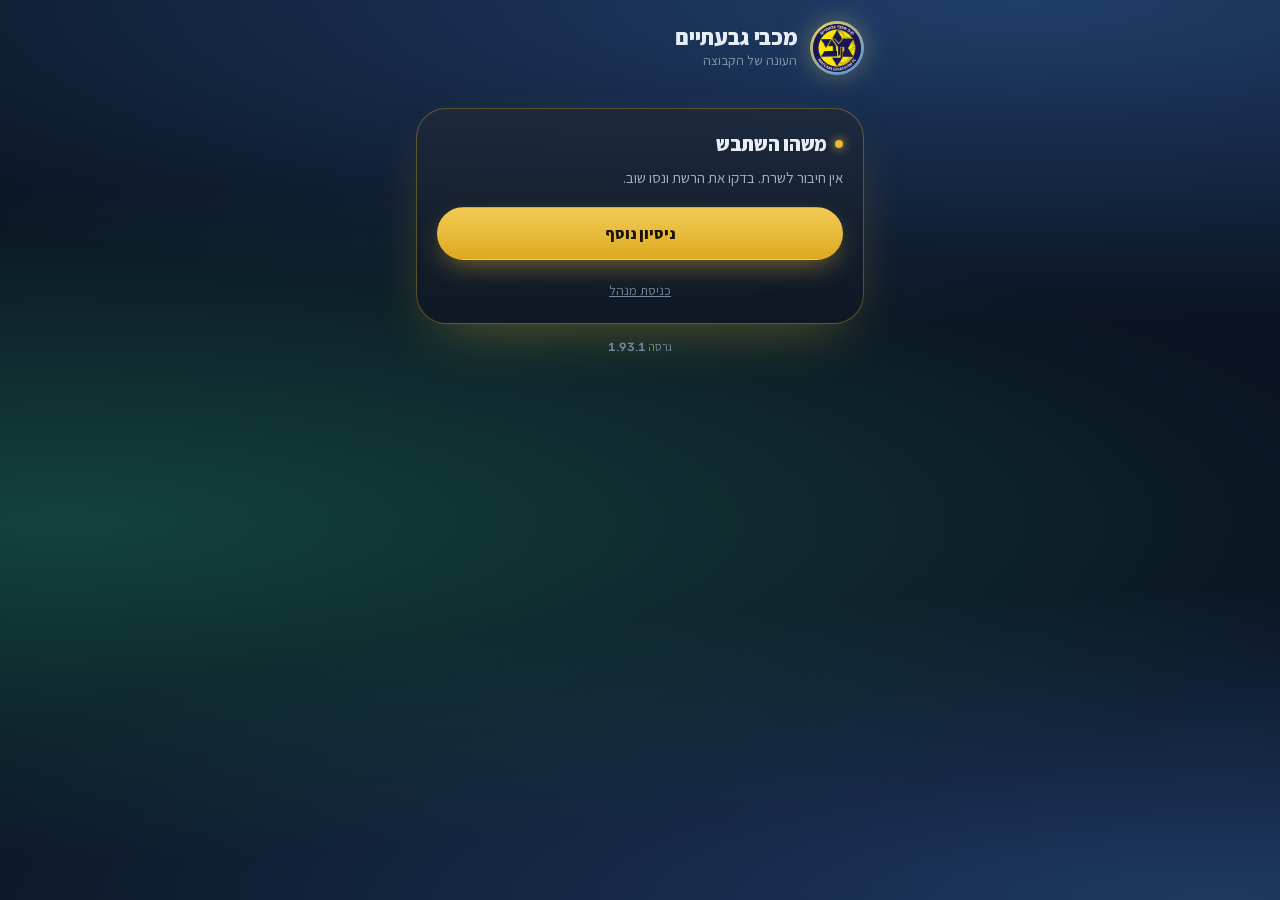
<file: index.html>
<!DOCTYPE html>
<html lang="he" dir="rtl">
<head>
<meta charset="utf-8" />
<meta name="viewport" content="width=device-width, initial-scale=1, viewport-fit=cover" />
<title>מכבי גבעתיים — העונה</title>
<meta name="description" content="כל העונה של מכבי גבעתיים במקום אחד: המשחק הבא, תוצאות, נתוני שחקנים, סרטונים וקישורים." />
<meta name="theme-color" content="#0E1A2C" />

<link rel="icon" type="image/png" sizes="32x32" href="./icons/favicon-32.png" />
<link rel="icon" type="image/png" sizes="16x16" href="./icons/favicon-16.png" />
<link rel="shortcut icon" href="./icons/favicon.ico" />
<link rel="apple-touch-icon" sizes="180x180" href="./icons/apple-touch-icon.png" />
<link rel="manifest" href="./manifest.webmanifest" />

<link rel="stylesheet" href="./styles.css?v=1.93.1" />
<!-- The fonts, asked for with the stylesheet. Otherwise a font is fetched
     only once text using it is laid out: the home screen drew in the
     fallback font, then swapped, and a button measured in the narrower
     fallback kept its label broken over two lines ("ב-" / "Waze").
     tests/pwa.mjs fails if one is missing. -->
<link rel="preload" as="font" type="font/woff2" crossorigin href="./assets/fonts/assistant-hebrew.woff2" />
<link rel="preload" as="font" type="font/woff2" crossorigin href="./assets/fonts/assistant-latin.woff2" />
<link rel="preload" as="font" type="font/woff2" crossorigin href="./assets/fonts/rubik-hebrew.woff2" />
<link rel="preload" as="font" type="font/woff2" crossorigin href="./assets/fonts/rubik-latin.woff2" />
<!-- Every module under its version's address, imports inside modules too.
     At the plain address an iPhone kept running the last release's modules
     from memory after the update's reload: the footer (index.html) showed the
     new version, the screens were the old ones until the app was closed and
     opened again. `node tools/bump.mjs` rewrites every ?v=; tests/pwa.mjs
     fails if a module is missing here. -->
<script type="importmap">
{ "imports": {
  "./src/app.js": "./src/app.js?v=1.93.1",
  "./src/bridge.js": "./src/bridge.js?v=1.93.1",
  "./src/components.js": "./src/components.js?v=1.93.1",
  "./src/config.js": "./src/config.js?v=1.93.1",
  "./src/fixtures.js": "./src/fixtures.js?v=1.93.1",
  "./src/format.js": "./src/format.js?v=1.93.1",
  "./src/gallery.js": "./src/gallery.js?v=1.93.1",
  "./src/icons.js": "./src/icons.js?v=1.93.1",
  "./src/imaging.js": "./src/imaging.js?v=1.93.1",
  "./src/importer.js": "./src/importer.js?v=1.93.1",
  "./src/install.js": "./src/install.js?v=1.93.1",
  "./src/lineup-text.js": "./src/lineup-text.js?v=1.93.1",
  "./src/live/model.js": "./src/live/model.js?v=1.93.1",
  "./src/live/sync.js": "./src/live/sync.js?v=1.93.1",
  "./src/minutes.js": "./src/minutes.js?v=1.93.1",
  "./src/positions.js": "./src/positions.js?v=1.93.1",
  "./src/posters.js": "./src/posters.js?v=1.93.1",
  "./src/season.js": "./src/season.js?v=1.93.1",
  "./src/store.js": "./src/store.js?v=1.93.1",
  "./src/trainings.js": "./src/trainings.js?v=1.93.1",
  "./src/league.js": "./src/league.js?v=1.93.1",
  "./src/views/league.js": "./src/views/league.js?v=1.93.1",
  "./src/ui/sheet.js": "./src/ui/sheet.js?v=1.93.1",
  "./src/updater.js": "./src/updater.js?v=1.93.1",
  "./src/views/admin.js": "./src/views/admin.js?v=1.93.1",
  "./src/views/gallery.js": "./src/views/gallery.js?v=1.93.1",
  "./src/views/gate.js": "./src/views/gate.js?v=1.93.1",
  "./src/views/home.js": "./src/views/home.js?v=1.93.1",
  "./src/views/live.js": "./src/views/live.js?v=1.93.1",
  "./src/views/media.js": "./src/views/media.js?v=1.93.1",
  "./src/views/minutes.js": "./src/views/minutes.js?v=1.93.1",
  "./src/views/stats.js": "./src/views/stats.js?v=1.93.1"
} }
</script>
<!-- Every module, fetched side by side from the start. Without this the
     browser found them one import at a time — app.js, then what it imports,
     then what those import — a round trip each: to the server on a first
     open, and a trip through the service worker's copy on every other.
     tests/pwa.mjs fails if one is missing. -->
<link rel="modulepreload" href="./src/app.js?v=1.93.1" />
<link rel="modulepreload" href="./src/bridge.js?v=1.93.1" />
<link rel="modulepreload" href="./src/components.js?v=1.93.1" />
<link rel="modulepreload" href="./src/config.js?v=1.93.1" />
<link rel="modulepreload" href="./src/fixtures.js?v=1.93.1" />
<link rel="modulepreload" href="./src/format.js?v=1.93.1" />
<link rel="modulepreload" href="./src/gallery.js?v=1.93.1" />
<link rel="modulepreload" href="./src/icons.js?v=1.93.1" />
<link rel="modulepreload" href="./src/imaging.js?v=1.93.1" />
<link rel="modulepreload" href="./src/importer.js?v=1.93.1" />
<link rel="modulepreload" href="./src/install.js?v=1.93.1" />
<link rel="modulepreload" href="./src/lineup-text.js?v=1.93.1" />
<link rel="modulepreload" href="./src/live/model.js?v=1.93.1" />
<link rel="modulepreload" href="./src/live/sync.js?v=1.93.1" />
<link rel="modulepreload" href="./src/minutes.js?v=1.93.1" />
<link rel="modulepreload" href="./src/positions.js?v=1.93.1" />
<link rel="modulepreload" href="./src/posters.js?v=1.93.1" />
<link rel="modulepreload" href="./src/season.js?v=1.93.1" />
<link rel="modulepreload" href="./src/store.js?v=1.93.1" />
<link rel="modulepreload" href="./src/trainings.js?v=1.93.1" />
<link rel="modulepreload" href="./src/league.js?v=1.93.1" />
<link rel="modulepreload" href="./src/views/league.js?v=1.93.1" />
<link rel="modulepreload" href="./src/ui/sheet.js?v=1.93.1" />
<link rel="modulepreload" href="./src/updater.js?v=1.93.1" />
<link rel="modulepreload" href="./src/views/admin.js?v=1.93.1" />
<link rel="modulepreload" href="./src/views/gallery.js?v=1.93.1" />
<link rel="modulepreload" href="./src/views/gate.js?v=1.93.1" />
<link rel="modulepreload" href="./src/views/home.js?v=1.93.1" />
<link rel="modulepreload" href="./src/views/live.js?v=1.93.1" />
<link rel="modulepreload" href="./src/views/media.js?v=1.93.1" />
<link rel="modulepreload" href="./src/views/minutes.js?v=1.93.1" />
<link rel="modulepreload" href="./src/views/stats.js?v=1.93.1" />
<!-- The running version. `node tools/bump.mjs` rewrites it together with
     version.json and sw.js; the updater compares it with version.json. -->
<script>window._BUNDLE_VERSION = '1.93.1';</script>
</head>
<body>
  <div id="app"></div>
  <noscript>
    <main class="shell"><section><div class="card">
      <h2>צריך JavaScript</h2>
      <p class="note">הדף מחשב את נתוני העונה בדפדפן. יש להפעיל JavaScript כדי לראות אותו.</p>
    </div></section></main>
  </noscript>
  <script type="module" src="./src/app.js?v=1.93.1"></script>
</body>
</html>
</file>
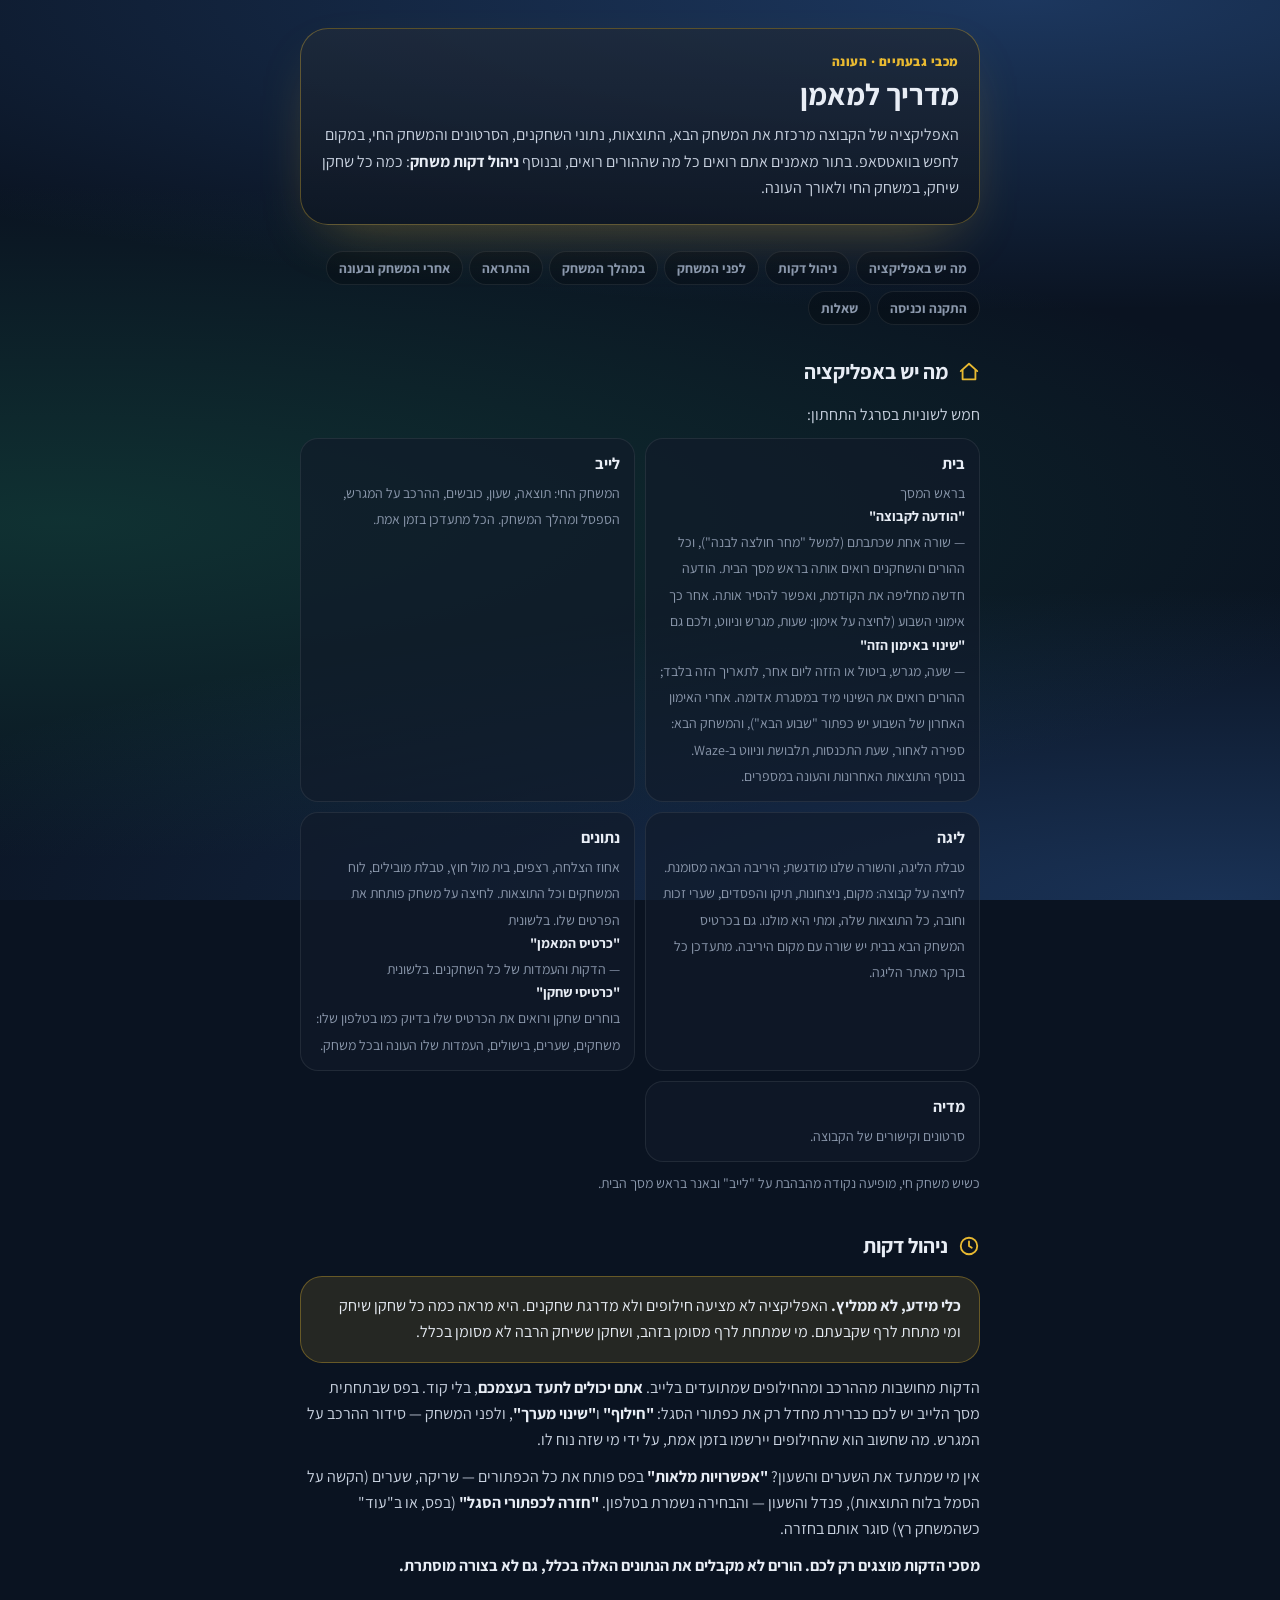
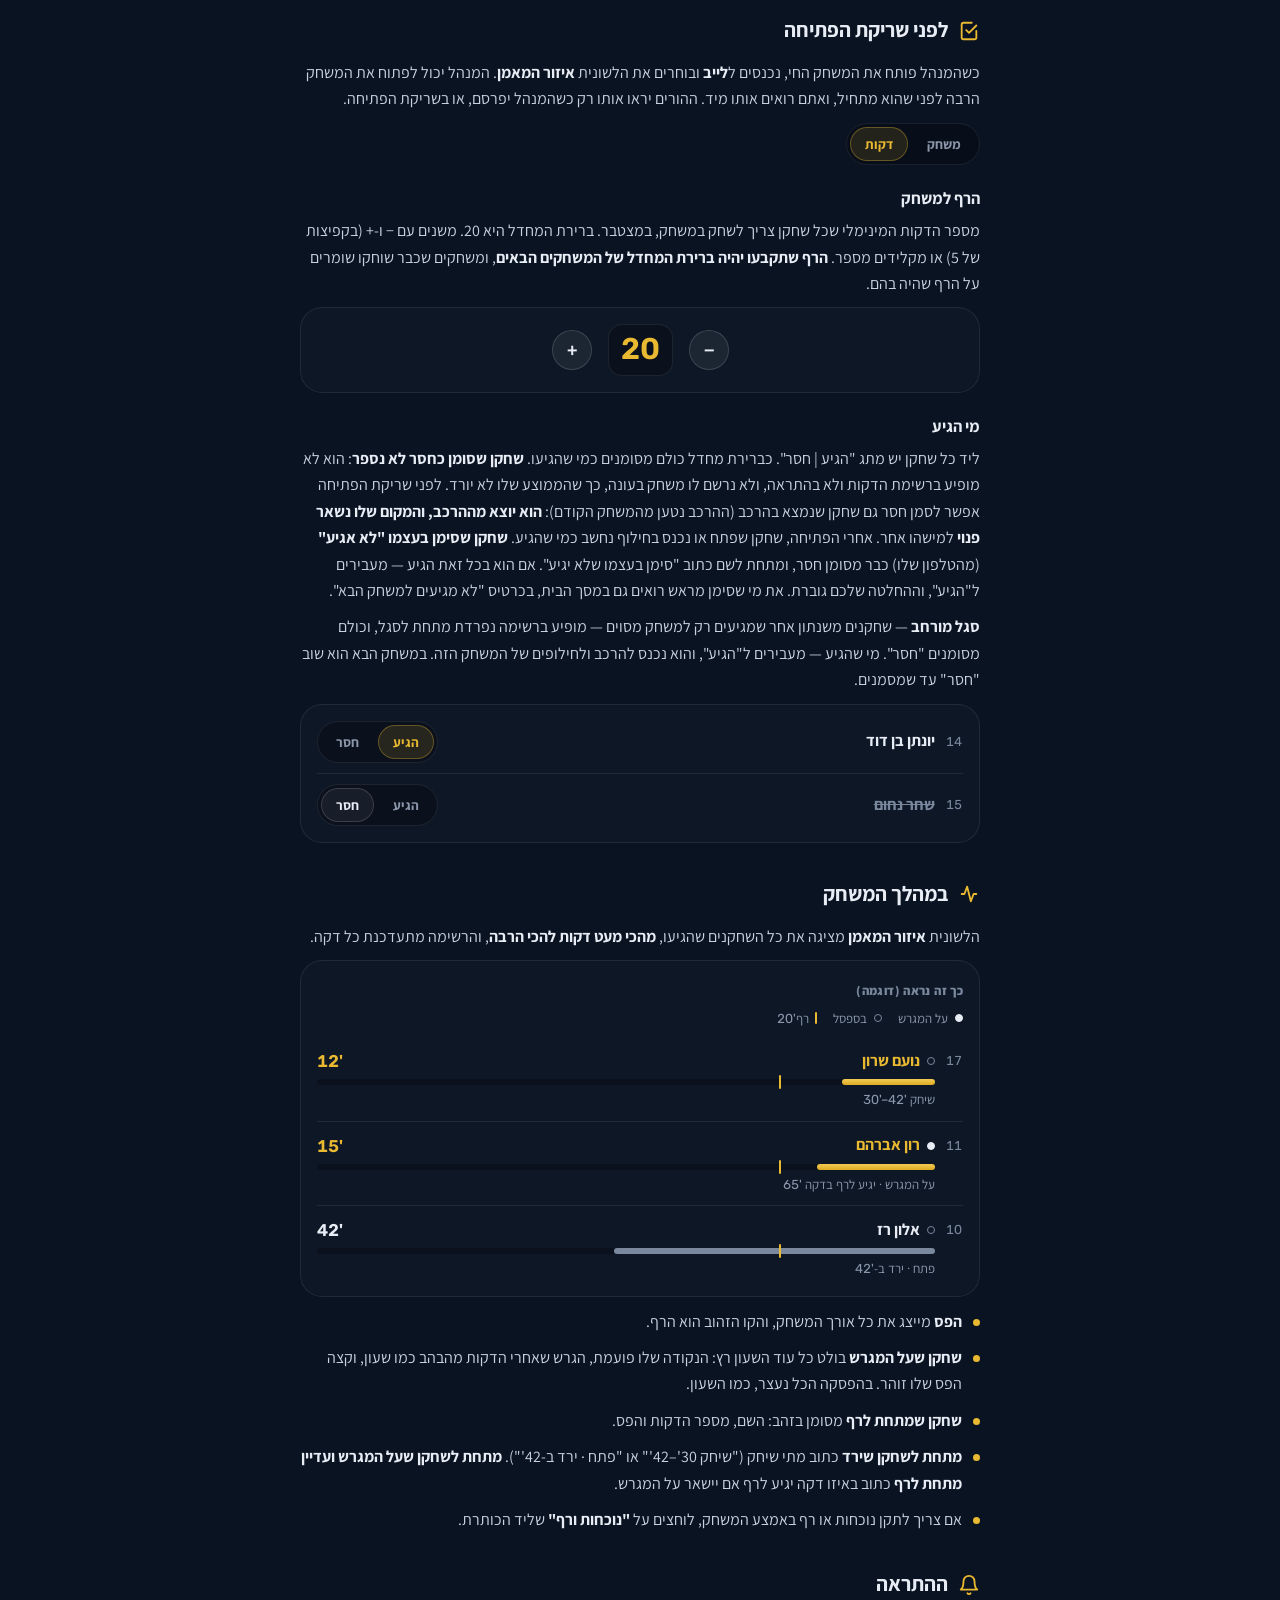
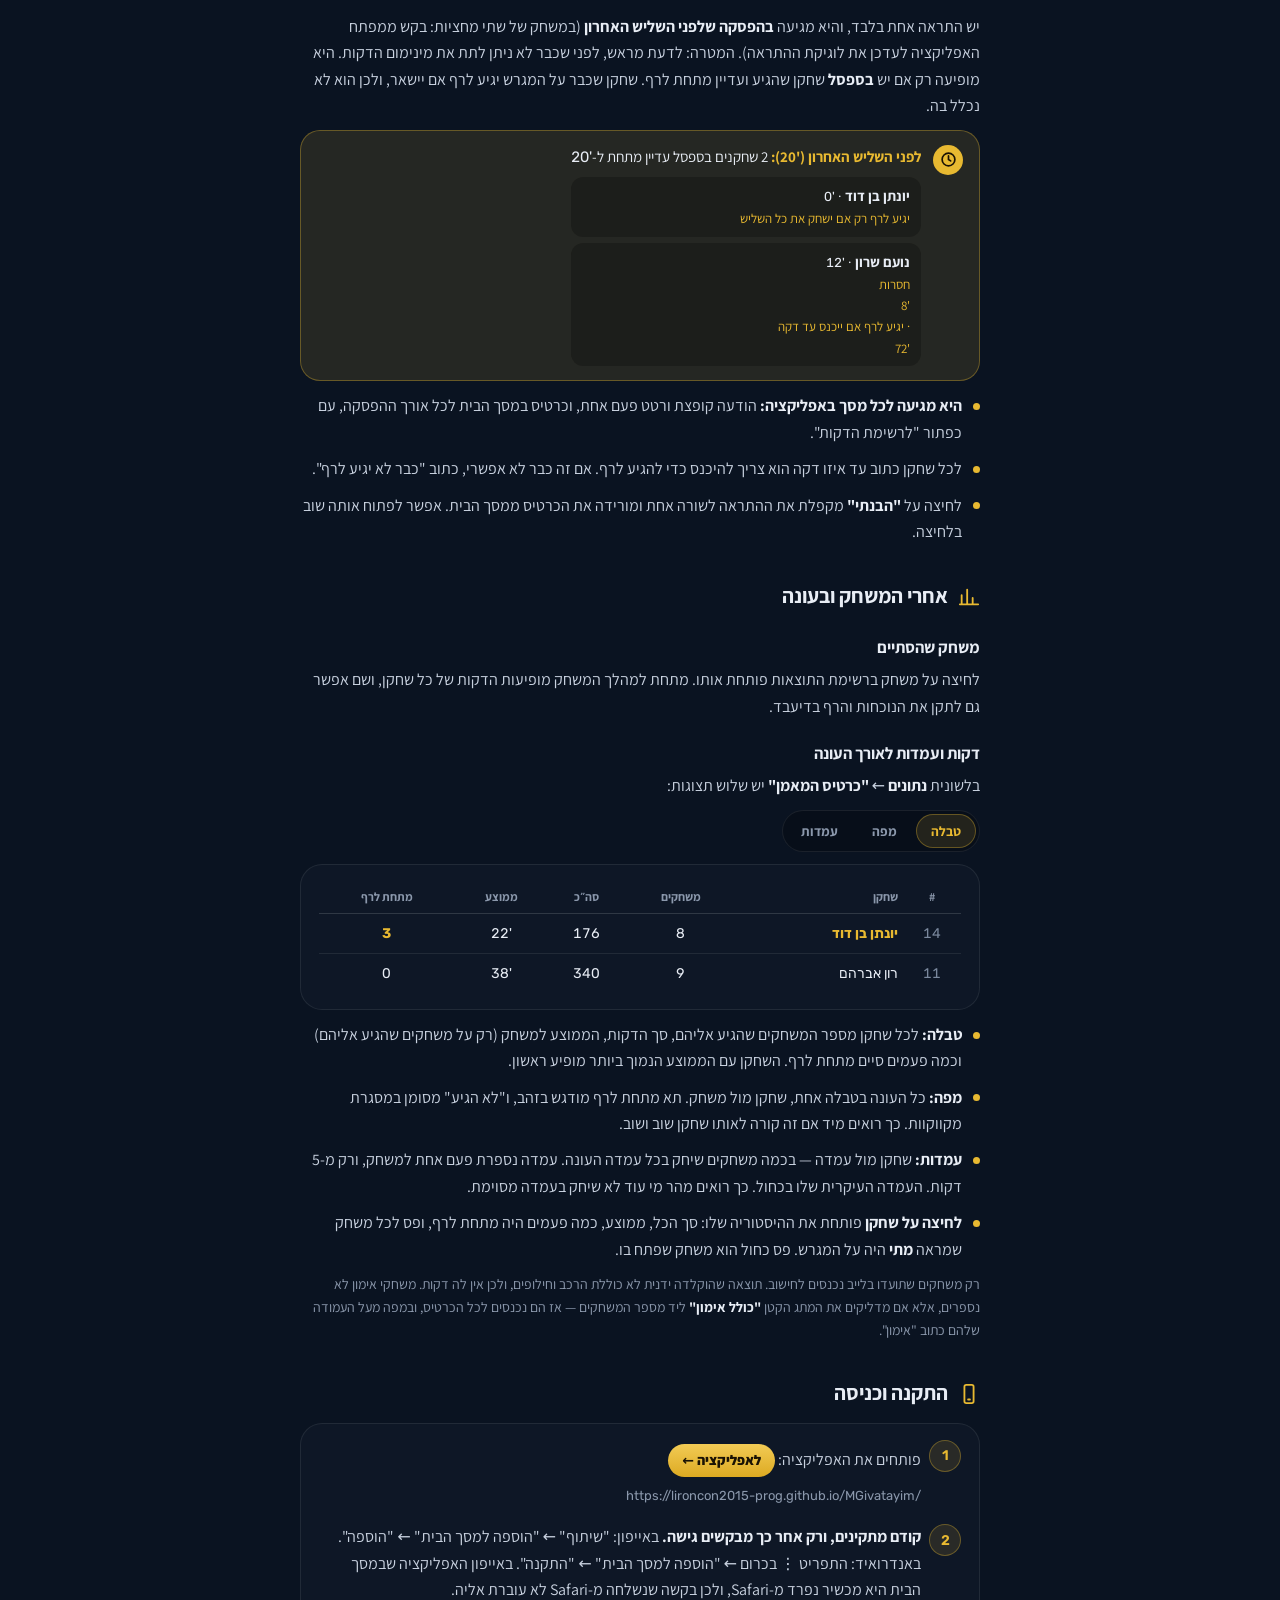
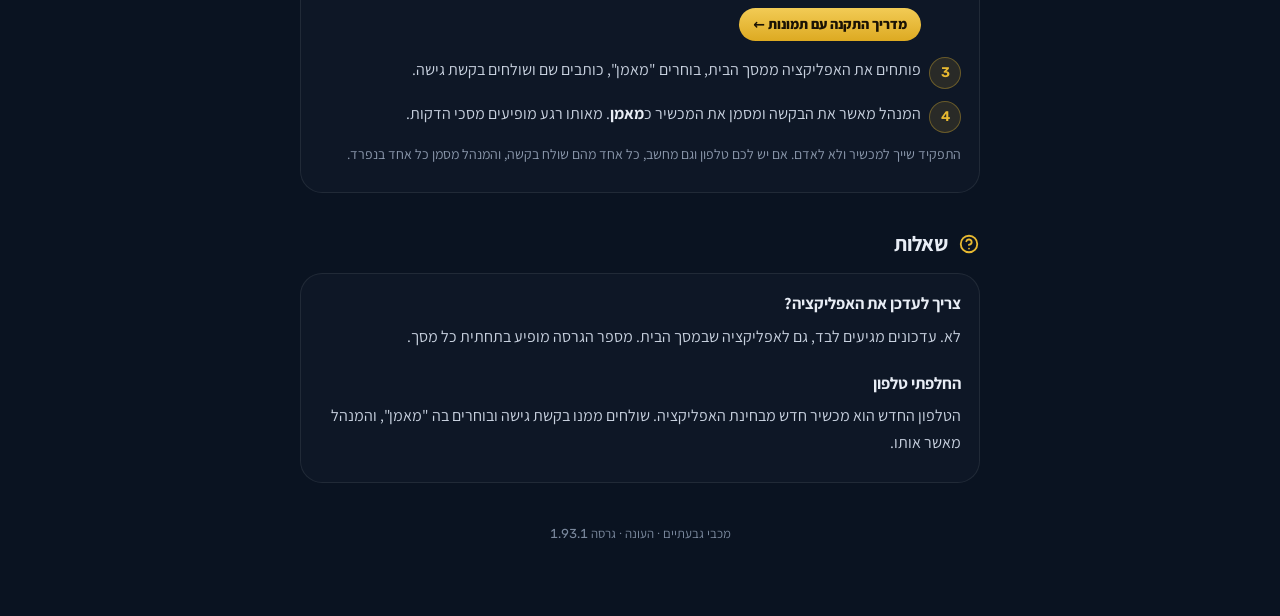
<file: docs/coach.html>
<!doctype html>
<html lang="he" dir="rtl">
<head>
<meta charset="utf-8">
<meta name="viewport" content="width=device-width, initial-scale=1, viewport-fit=cover">
<meta name="robots" content="noindex">
<meta name="theme-color" content="#0A1321">
<title>מדריך למאמן</title>
<meta name="description" content="מכבי גבעתיים · העונה — התקנה, מה יש באפליקציה, וניהול דקות המשחק.">
<meta property="og:type" content="article">
<meta property="og:locale" content="he_IL">
<meta property="og:site_name" content="מכבי גבעתיים · העונה">
<meta property="og:title" content="מדריך למאמן">
<meta property="og:description" content="התקנה, מה יש באפליקציה, וניהול דקות המשחק.">
<meta property="og:url" content="https://lironcon2015-prog.github.io/MGivatayim/docs/coach.html">
<meta property="og:image" content="https://lironcon2015-prog.github.io/MGivatayim/docs/og-coach.jpg?v=3">
<meta property="og:image:secure_url" content="https://lironcon2015-prog.github.io/MGivatayim/docs/og-coach.jpg?v=3">
<meta property="og:image:type" content="image/jpeg">
<meta property="og:image:width" content="1200">
<meta property="og:image:height" content="630">
<meta property="og:image:alt" content="סמל מכבי גבעתיים">
<meta name="twitter:card" content="summary_large_image">
<link rel="icon" href="../icons/favicon-32.png?v=3" sizes="32x32">
<link rel="apple-touch-icon" href="../icons/apple-touch-icon.png?v=3">
<link rel="preconnect" href="https://fonts.googleapis.com">
<link rel="stylesheet" href="https://fonts.googleapis.com/css2?family=Assistant:wght@400;600;700;800&family=Rubik:wght@500;600;700&display=swap">
<style>
:root{
  color-scheme:dark;
  --bg:#0A1321;--surface:rgba(17,27,41,.66);--s2:rgba(255,255,255,.06);--well:rgba(0,0,0,.24);
  --line:rgba(255,255,255,.08);--line2:rgba(255,255,255,.14);
  --text:#E8EDF5;--body:#C9D2E0;--muted:#8B98AC;--faint:#7A889D;
  --gold:#E8B931;--gold-hi:#F2CB55;--gold-lo:#DDAA22;--gold-soft:rgba(232,185,49,.12);--gold-line:rgba(232,185,49,.34);--gold-glow:rgba(232,185,49,.4);--on-gold:#1A1204;
  --blue:#6DB3F5;
}
*{box-sizing:border-box}
body{margin:0;background:var(--bg);color:var(--text);font:16px/1.65 Assistant,system-ui,sans-serif;direction:rtl;padding-inline:16px;padding-block:28px 72px}
body::before{content:"";position:fixed;inset:0;z-index:-1;pointer-events:none;background:radial-gradient(150% 46% at 80% 0%,rgba(70,138,236,.3),transparent 75%),radial-gradient(140% 50% at 5% 58%,rgba(36,158,112,.22),transparent 75%),radial-gradient(150% 46% at 95% 100%,rgba(70,138,236,.26),transparent 75%),var(--bg)}
.wrap{max-width:680px;margin:0 auto}
.num{font-family:Rubik,system-ui,sans-serif;font-variant-numeric:tabular-nums}
.ltr{direction:ltr;unicode-bidi:isolate}

header.hero{padding:22px 20px;border-radius:28px;background:linear-gradient(180deg,rgba(31,42,58,.8),rgba(15,23,35,.8));border:1px solid var(--gold-line);box-shadow:0 22px 60px -26px var(--gold-glow);margin-bottom:26px}
.hero .eyebrow{font-size:13px;font-weight:800;color:var(--gold);letter-spacing:.04em;margin:0 0 4px}
.hero h1{font-size:30px;line-height:1.2;margin:0 0 10px;text-wrap:balance}
.hero p{margin:0;color:var(--body)}

nav.toc{display:flex;flex-wrap:wrap;gap:6px;margin:0 0 30px}
nav.toc a{font-size:13.5px;font-weight:700;color:var(--muted);text-decoration:none;padding:5px 12px;border-radius:999px;background:var(--well);border:1px solid var(--line)}
nav.toc a:hover,nav.toc a:focus-visible{color:var(--gold);border-color:var(--gold-line);outline:none}

section{margin:0 0 34px;scroll-margin-top:16px}
h2{display:flex;align-items:center;gap:10px;font-size:21px;margin:0 0 12px}
h2 svg{width:22px;height:22px;flex:none;color:var(--gold)}
h3{font-size:16.5px;margin:20px 0 6px}
p{margin:0 0 10px;color:var(--body)}
b,strong{color:var(--text)}
.card{background:var(--surface);border:1px solid var(--line);border-radius:22px;padding:16px 18px}
ul.list{margin:0;padding:0;list-style:none;display:grid;gap:10px}
ul.list li{position:relative;padding-inline-start:18px;color:var(--body)}
ul.list li::before{content:"";position:absolute;inset-inline-start:0;top:.62em;width:7px;height:7px;border-radius:50%;background:var(--gold)}
ol.steps{margin:0;padding:0;list-style:none;counter-reset:s;display:grid;gap:12px}
ol.steps li{counter-increment:s;display:grid;grid-template-columns:30px minmax(0,1fr);gap:10px;align-items:start;color:var(--body)}
ol.steps li::before{content:counter(s);font-family:Rubik,sans-serif;font-weight:600;font-size:14px;width:30px;height:30px;border-radius:50%;display:grid;place-items:center;background:var(--gold-soft);color:var(--gold);border:1px solid var(--gold-line)}
.screens{display:grid;grid-template-columns:repeat(2,minmax(0,1fr));gap:10px}
.screen{background:var(--surface);border:1px solid var(--line);border-radius:18px;padding:12px 14px}
.screen b{display:block;margin-bottom:2px}
.screen span{font-size:14px;color:var(--muted);line-height:1.5}
.note{font-size:14px;color:var(--muted);margin-top:10px}
.principle{border-color:var(--gold-line);background:var(--gold-soft)}
.principle p{color:var(--text);margin:0}

/* mini illustrations, drawn in the app's own language */
.demo{background:var(--surface);border:1px solid var(--line);border-radius:22px;padding:6px 16px;margin:10px 0 4px}
.demo-cap{font-size:12.5px;font-weight:800;color:var(--faint);letter-spacing:.03em;margin:14px 0 6px}
.mrow{display:grid;grid-template-columns:auto minmax(0,1fr) auto;gap:4px 10px;align-items:center;padding:10px 0}
.mrow+.mrow{border-top:1px solid var(--line)}
.mrow .n{font-size:13px;color:var(--faint);grid-row:span 3;align-self:start;padding-top:3px;min-width:1.4em;text-align:center}
.mrow .nm{font-weight:700}
.mrow .v{font-weight:600;font-size:17px}
.mrow.short .nm,.mrow.short .v{color:var(--gold)}
.dot{display:inline-block;width:8px;height:8px;border-radius:50%;margin-inline-end:7px;vertical-align:.06em;border:1.5px solid var(--faint)}
.dot.on{background:var(--text);border-color:var(--text)}
.track{grid-column:2/4;position:relative;height:6px;border-radius:4px;background:var(--well)}
.fill{position:absolute;inset-block:0;inset-inline-start:0;border-radius:4px;background:var(--faint)}
.short .fill{background:linear-gradient(180deg,var(--gold-hi),var(--gold-lo))}
.min{position:absolute;top:-4px;bottom:-4px;width:2px;margin-inline-start:-1px;border-radius:1px;background:var(--gold)}
.sub{grid-column:2/4;font-size:13px;color:var(--muted)}
.key{display:flex;flex-wrap:wrap;gap:4px 16px;font-size:13px;color:var(--muted);margin:2px 0 8px}
.key span{display:inline-flex;align-items:center}
.key i.tick{display:inline-block;width:2px;height:12px;background:var(--gold);border-radius:1px;margin-inline-end:6px}

.alert{display:flex;gap:12px;align-items:flex-start;padding:14px 16px;border-radius:20px;background:var(--gold-soft);border:1px solid var(--gold-line);margin:10px 0 4px}
.alert .ic{flex:none;width:30px;height:30px;border-radius:50%;background:var(--gold);color:var(--on-gold);display:grid;place-items:center}
.alert .ic svg{width:17px;height:17px}
.alert p{margin:0;color:var(--text);font-size:15px}
.alert p b{color:var(--gold)}
.alert ul{list-style:none;margin:8px 0 0;padding:0;display:grid;gap:6px}
.alert li{font-size:14.5px;padding:7px 11px;border-radius:12px;background:var(--well);color:var(--text)}
.alert li span{display:block;font-size:13px;color:var(--gold)}
.seg{display:flex;gap:4px;padding:3px;border-radius:999px;background:var(--well);border:1px solid var(--line);width:max-content;max-width:100%}
.seg span{font-size:13.5px;font-weight:700;padding:5px 14px;border-radius:999px;color:var(--muted);border:1px solid transparent}
.seg span.on{background:var(--gold-soft);color:var(--gold);border-color:var(--gold-line)}
.seg span.away{background:var(--s2);color:var(--text);border-color:var(--line2)}
.att{display:flex;align-items:center;gap:10px;padding:10px 0}
.att+.att{border-top:1px solid var(--line)}
.att .nm{flex:1;font-weight:700}
.att.gone .nm{color:var(--faint);text-decoration:line-through}
.att .n{font-size:13px;color:var(--faint);min-width:1.4em;text-align:center}
.stepper{display:flex;align-items:center;justify-content:center;gap:16px;padding:10px 0}
.stepper .b{width:40px;height:40px;border-radius:50%;display:grid;place-items:center;background:var(--s2);border:1px solid var(--line2);font-weight:700;font-size:20px}
.stepper .val{font-family:Rubik,sans-serif;font-size:30px;font-weight:600;color:var(--gold);padding:0 12px;border-radius:14px;background:var(--well);border:1px solid var(--line)}

table.season{width:100%;border-collapse:collapse;font-size:14px}
table.season th{font-size:12px;color:var(--muted);font-weight:700;padding:6px 4px;border-bottom:1px solid var(--line2);text-align:center}
table.season th:nth-child(2),table.season td:nth-child(2){text-align:start}
table.season td{padding:8px 4px;border-bottom:1px solid var(--line);text-align:center}
table.season tr:last-child td{border-bottom:0}
table.season td:first-child{color:var(--faint)}
table.season tr.short td:nth-child(2),table.season tr.short td:last-child{color:var(--gold);font-weight:700}
.tablewrap{overflow-x:auto}
footer{margin-top:40px;text-align:center;font-size:13px;color:var(--faint)}
@media (max-width:480px){.screens{grid-template-columns:minmax(0,1fr)}.hero h1{font-size:26px}}

.app-link{display:flex;flex-wrap:wrap;align-items:center;gap:8px 12px;margin-top:14px}
.app-btn{display:inline-flex;align-items:center;gap:8px;padding:10px 18px;border-radius:999px;font-weight:800;text-decoration:none;background:linear-gradient(180deg,var(--gold-hi),var(--gold-lo));color:var(--on-gold);box-shadow:0 10px 26px -12px var(--gold-glow)}
.app-btn-sm{padding:5px 14px;font-size:14px;margin:4px 0;box-shadow:none}
.steps .app-url{display:block;margin:4px 0 6px}
.app-btn:focus-visible{outline:2px solid var(--gold);outline-offset:3px}
.app-url{font-family:Rubik,sans-serif;font-size:13px;color:var(--muted);direction:ltr;unicode-bidi:isolate;word-break:break-all;user-select:all}
</style>
</head>
<body>
<div class="wrap">
  <header class="hero">
    <p class="eyebrow">מכבי גבעתיים · העונה</p>
    <h1>מדריך למאמן</h1>
    <p>האפליקציה של הקבוצה מרכזת את המשחק הבא, התוצאות, נתוני השחקנים, הסרטונים והמשחק החי, במקום לחפש בוואטסאפ. בתור מאמנים אתם רואים כל מה שההורים רואים, ובנוסף <b>ניהול דקות משחק</b>: כמה כל שחקן שיחק, במשחק החי ולאורך העונה.</p>
  </header>

  <nav class="toc" aria-label="תוכן">
    <a href="#app">מה יש באפליקציה</a>
    <a href="#minutes">ניהול דקות</a>
    <a href="#before">לפני המשחק</a>
    <a href="#during">במהלך המשחק</a>
    <a href="#alert">ההתראה</a>
    <a href="#after">אחרי המשחק ובעונה</a>
    <a href="#install">התקנה וכניסה</a>
    <a href="#faq">שאלות</a>
  </nav>

  <section id="app">
    <h2><svg viewBox="0 0 24 24" fill="none" stroke="currentColor" stroke-width="2" stroke-linecap="round" stroke-linejoin="round" aria-hidden="true"><path d="M3 11l9-8 9 8"/><path d="M5 10v10h14V10"/></svg>מה יש באפליקציה</h2>
    <p>חמש לשוניות בסרגל התחתון:</p>
    <div class="screens">
      <div class="screen"><b>בית</b><span>בראש המסך <b>"הודעה לקבוצה"</b> — שורה אחת שכתבתם (למשל "מחר חולצה לבנה"), וכל ההורים והשחקנים רואים אותה בראש מסך הבית. הודעה חדשה מחליפה את הקודמת, ואפשר להסיר אותה. אחר כך אימוני השבוע (לחיצה על אימון: שעות, מגרש וניווט, ולכם גם <b>"שינוי באימון הזה"</b> — שעה, מגרש, ביטול או הזזה ליום אחר, לתאריך הזה בלבד; ההורים רואים את השינוי מיד במסגרת אדומה. אחרי האימון האחרון של השבוע יש כפתור "שבוע הבא"), והמשחק הבא: ספירה לאחור, שעת התכנסות, תלבושת וניווט ב-Waze. בנוסף התוצאות האחרונות והעונה במספרים.</span></div>
      <div class="screen"><b>לייב</b><span>המשחק החי: תוצאה, שעון, כובשים, ההרכב על המגרש, הספסל ומהלך המשחק. הכל מתעדכן בזמן אמת.</span></div>
      <div class="screen"><b>ליגה</b><span>טבלת הליגה, והשורה שלנו מודגשת; היריבה הבאה מסומנת. לחיצה על קבוצה: מקום, ניצחונות, תיקו והפסדים, שערי זכות וחובה, כל התוצאות שלה, ומתי היא מולנו. גם בכרטיס המשחק הבא בבית יש שורה עם מקום היריבה. מתעדכן כל בוקר מאתר הליגה.</span></div>
      <div class="screen"><b>נתונים</b><span>אחוז הצלחה, רצפים, בית מול חוץ, טבלת מובילים, לוח המשחקים וכל התוצאות. לחיצה על משחק פותחת את הפרטים שלו. בלשונית <b>"כרטיס המאמן"</b> — הדקות והעמדות של כל השחקנים. בלשונית <b>"כרטיסי שחקן"</b> בוחרים שחקן ורואים את הכרטיס שלו בדיוק כמו בטלפון שלו: משחקים, שערים, בישולים, העמדות שלו העונה ובכל משחק.</span></div>
      <div class="screen"><b>מדיה</b><span>סרטונים וקישורים של הקבוצה.</span></div>
    </div>
    <p class="note">כשיש משחק חי, מופיעה נקודה מהבהבת על "לייב" ובאנר בראש מסך הבית.</p>
  </section>

  <section id="minutes">
    <h2><svg viewBox="0 0 24 24" fill="none" stroke="currentColor" stroke-width="2" stroke-linecap="round" stroke-linejoin="round" aria-hidden="true"><circle cx="12" cy="12" r="9"/><path d="M12 7v5l3 2"/></svg>ניהול דקות</h2>
    <div class="card principle"><p><b>כלי מידע, לא ממליץ.</b> האפליקציה לא מציעה חילופים ולא מדרגת שחקנים. היא מראה כמה כל שחקן שיחק ומי מתחת לרף שקבעתם. מי שמתחת לרף מסומן בזהב, ושחקן ששיחק הרבה לא מסומן בכלל.</p></div>
    <p style="margin-top:12px">הדקות מחושבות מההרכב ומהחילופים שמתועדים בלייב. <b>אתם יכולים לתעד בעצמכם</b>, בלי קוד. בפס שבתחתית מסך הלייב יש לכם כברירת מחדל רק את כפתורי הסגל: <b>"חילוף"</b> ו<b>"שינוי מערך"</b>, ולפני המשחק — סידור ההרכב על המגרש. מה שחשוב הוא שהחילופים יירשמו בזמן אמת, על ידי מי שזה נוח לו.</p>
    <p>אין מי שמתעד את השערים והשעון? <b>"אפשרויות מלאות"</b> בפס פותח את כל הכפתורים — שריקה, שערים (הקשה על הסמל בלוח התוצאות), פנדל והשעון — והבחירה נשמרת בטלפון. <b>"חזרה לכפתורי הסגל"</b> (בפס, או ב"עוד" כשהמשחק רץ) סוגר אותם בחזרה.</p>
    <p><b>מסכי הדקות מוצגים רק לכם. הורים לא מקבלים את הנתונים האלה בכלל, גם לא בצורה מוסתרת.</b></p>
  </section>

  <section id="before">
    <h2><svg viewBox="0 0 24 24" fill="none" stroke="currentColor" stroke-width="2" stroke-linecap="round" stroke-linejoin="round" aria-hidden="true"><path d="M9 11l3 3 8-8"/><path d="M20 12v7a2 2 0 0 1-2 2H6a2 2 0 0 1-2-2V5a2 2 0 0 1 2-2h9"/></svg>לפני שריקת הפתיחה</h2>
    <p>כשהמנהל פותח את המשחק החי, נכנסים ל<b>לייב</b> ובוחרים את הלשונית <b>איזור המאמן</b>. המנהל יכול לפתוח את המשחק הרבה לפני שהוא מתחיל, ואתם רואים אותו מיד. ההורים יראו אותו רק כשהמנהל יפרסם, או בשריקת הפתיחה.</p>
    <div class="seg" aria-hidden="true"><span>משחק</span><span class="on">דקות</span></div>
    <h3>הרף למשחק</h3>
    <p>מספר הדקות המינימלי שכל שחקן צריך לשחק במשחק, במצטבר. ברירת המחדל היא 20. משנים עם − ו-+ (בקפיצות של 5) או מקלידים מספר. <b>הרף שתקבעו יהיה ברירת המחדל של המשחקים הבאים</b>, ומשחקים שכבר שוחקו שומרים על הרף שהיה בהם.</p>
    <div class="demo" aria-hidden="true"><div class="stepper"><span class="b">−</span><span class="val ltr">20</span><span class="b">+</span></div></div>
    <h3>מי הגיע</h3>
    <p>ליד כל שחקן יש מתג "הגיע | חסר". כברירת מחדל כולם מסומנים כמי שהגיעו. <b>שחקן שסומן כחסר לא נספר</b>: הוא לא מופיע ברשימת הדקות ולא בהתראה, ולא נרשם לו משחק בעונה, כך שהממוצע שלו לא יורד. לפני שריקת הפתיחה אפשר לסמן חסר גם שחקן שנמצא בהרכב (ההרכב נטען מהמשחק הקודם): <b>הוא יוצא מההרכב, והמקום שלו נשאר פנוי</b> למישהו אחר. אחרי הפתיחה, שחקן שפתח או נכנס בחילוף נחשב כמי שהגיע. <b>שחקן שסימן בעצמו "לא אגיע"</b> (מהטלפון שלו) כבר מסומן חסר, ומתחת לשם כתוב "סימן בעצמו שלא יגיע". אם הוא בכל זאת הגיע — מעבירים ל"הגיע", וההחלטה שלכם גוברת. את מי שסימן מראש רואים גם במסך הבית, בכרטיס "לא מגיעים למשחק הבא".</p>
    <p><b>סגל מורחב</b> — שחקנים משנתון אחר שמגיעים רק למשחק מסוים — מופיע ברשימה נפרדת מתחת לסגל, וכולם מסומנים "חסר". מי שהגיע — מעבירים ל"הגיע", והוא נכנס להרכב ולחילופים של המשחק הזה. במשחק הבא הוא שוב "חסר" עד שמסמנים.</p>
    <div class="demo" aria-hidden="true">
      <div class="att"><span class="n num">14</span><span class="nm">יונתן בן דוד</span><span class="seg"><span class="on">הגיע</span><span>חסר</span></span></div>
      <div class="att gone"><span class="n num">15</span><span class="nm">שחר נחום</span><span class="seg"><span>הגיע</span><span class="away">חסר</span></span></div>
    </div>
  </section>

  <section id="during">
    <h2><svg viewBox="0 0 24 24" fill="none" stroke="currentColor" stroke-width="2" stroke-linecap="round" stroke-linejoin="round" aria-hidden="true"><path d="M4 12h3l3-8 4 16 3-8h3"/></svg>במהלך המשחק</h2>
    <p>הלשונית <b>איזור המאמן</b> מציגה את כל השחקנים שהגיעו, <b>מהכי מעט דקות להכי הרבה</b>, והרשימה מתעדכנת כל דקה.</p>
    <div class="demo" aria-hidden="true">
      <p class="demo-cap">כך זה נראה (דוגמה)</p>
      <div class="key"><span><i class="dot on"></i>על המגרש</span><span><i class="dot"></i>בספסל</span><span><i class="tick"></i>רף <span class="num ltr">&nbsp;20'</span></span></div>
      <div class="mrow short"><span class="n num">17</span><span class="nm"><i class="dot"></i>נועם שרון</span><span class="v num ltr">12'</span><span class="track"><i class="fill" style="width:15%"></i><i class="min" style="inset-inline-start:25%"></i></span><span class="sub">שיחק <span class="num ltr">30'–42'</span></span></div>
      <div class="mrow short"><span class="n num">11</span><span class="nm"><i class="dot on"></i>רון אברהם</span><span class="v num ltr">15'</span><span class="track"><i class="fill" style="width:19%"></i><i class="min" style="inset-inline-start:25%"></i></span><span class="sub">על המגרש · יגיע לרף בדקה <span class="num ltr">65'</span></span></div>
      <div class="mrow"><span class="n num">10</span><span class="nm"><i class="dot"></i>אלון רז</span><span class="v num ltr">42'</span><span class="track"><i class="fill" style="width:52%"></i><i class="min" style="inset-inline-start:25%"></i></span><span class="sub">פתח · ירד ב-<span class="num ltr">42'</span></span></div>
    </div>
    <ul class="list" style="margin-top:12px">
      <li><b>הפס</b> מייצג את כל אורך המשחק, והקו הזהוב הוא הרף.</li>
      <li><b>שחקן שעל המגרש</b> בולט כל עוד השעון רץ: הנקודה שלו פועמת, הגרש שאחרי הדקות מהבהב כמו שעון, וקצה הפס שלו זוהר. בהפסקה הכל נעצר, כמו השעון.</li>
      <li><b>שחקן שמתחת לרף</b> מסומן בזהב: השם, מספר הדקות והפס.</li>
      <li><b>מתחת לשחקן שירד</b> כתוב מתי שיחק ("שיחק 30'–42'" או "פתח · ירד ב-42'"). <b>מתחת לשחקן שעל המגרש ועדיין מתחת לרף</b> כתוב באיזו דקה יגיע לרף אם יישאר על המגרש.</li>
      <li>אם צריך לתקן נוכחות או רף באמצע המשחק, לוחצים על <b>"נוכחות ורף"</b> שליד הכותרת.</li>
    </ul>
  </section>

  <section id="alert">
    <h2><svg viewBox="0 0 24 24" fill="none" stroke="currentColor" stroke-width="2" stroke-linecap="round" stroke-linejoin="round" aria-hidden="true"><path d="M6 8a6 6 0 0 1 12 0c0 7 3 9 3 9H3s3-2 3-9"/><path d="M10.3 21a1.94 1.94 0 0 0 3.4 0"/></svg>ההתראה</h2>
    <p>יש התראה אחת בלבד, והיא מגיעה <b>בהפסקה שלפני השליש האחרון</b> (במשחק של שתי מחציות: בקש ממפתח האפליקציה לעדכן את לוגיקת ההתראה). המטרה: לדעת מראש, לפני שכבר לא ניתן לתת את מינימום הדקות. היא מופיעה רק אם יש <b>בספסל</b> שחקן שהגיע ועדיין מתחת לרף. שחקן שכבר על המגרש יגיע לרף אם יישאר, ולכן הוא לא נכלל בה.</p>
    <div class="alert" aria-hidden="true">
      <span class="ic"><svg viewBox="0 0 24 24" fill="none" stroke="currentColor" stroke-width="2.4" stroke-linecap="round"><circle cx="12" cy="12" r="9"/><path d="M12 7v5l3 2"/></svg></span>
      <div><p><b>לפני השליש האחרון (<span class="ltr">20'</span>):</b> 2 שחקנים בספסל עדיין מתחת ל-<span class="ltr num">20'</span></p>
        <ul>
          <li><b>יונתן בן דוד</b> · <span class="num ltr" style="display:inline;color:var(--text)">0'</span><span>יגיע לרף רק אם ישחק את כל השליש</span></li>
          <li><b>נועם שרון</b> · <span class="num ltr" style="display:inline;color:var(--text)">12'</span><span>חסרות <span class="ltr">8'</span> · יגיע לרף אם ייכנס עד דקה <span class="ltr">72'</span></span></li>
        </ul></div>
    </div>
    <ul class="list" style="margin-top:12px">
      <li><b>היא מגיעה לכל מסך באפליקציה:</b> הודעה קופצת ורטט פעם אחת, וכרטיס במסך הבית לכל אורך ההפסקה, עם כפתור "לרשימת הדקות".</li>
      <li>לכל שחקן כתוב עד איזו דקה הוא צריך להיכנס כדי להגיע לרף. אם זה כבר לא אפשרי, כתוב "כבר לא יגיע לרף".</li>
      <li>לחיצה על <b>"הבנתי"</b> מקפלת את ההתראה לשורה אחת ומורידה את הכרטיס ממסך הבית. אפשר לפתוח אותה שוב בלחיצה.</li>
    </ul>
  </section>

  <section id="after">
    <h2><svg viewBox="0 0 24 24" fill="none" stroke="currentColor" stroke-width="2" stroke-linecap="round" stroke-linejoin="round" aria-hidden="true"><path d="M4 20V10M10 20V4M16 20v-7M22 20H2"/></svg>אחרי המשחק ובעונה</h2>
    <h3>משחק שהסתיים</h3>
    <p>לחיצה על משחק ברשימת התוצאות פותחת אותו. מתחת למהלך המשחק מופיעות הדקות של כל שחקן, ושם אפשר גם לתקן את הנוכחות והרף בדיעבד.</p>
    <h3>דקות ועמדות לאורך העונה</h3>
    <p>בלשונית <b>נתונים</b> ← <b>"כרטיס המאמן"</b> יש שלוש תצוגות:</p>
    <div class="seg" aria-hidden="true" style="margin-bottom:12px"><span class="on">טבלה</span><span>מפה</span><span>עמדות</span></div>
    <div class="card tablewrap" aria-hidden="true">
      <table class="season">
        <thead><tr><th>#</th><th>שחקן</th><th>משחקים</th><th>סה״כ</th><th>ממוצע</th><th>מתחת לרף</th></tr></thead>
        <tbody class="num">
          <tr class="short"><td>14</td><td>יונתן בן דוד</td><td>8</td><td>176</td><td class="ltr">22'</td><td>3</td></tr>
          <tr><td>11</td><td>רון אברהם</td><td>9</td><td>340</td><td class="ltr">38'</td><td>0</td></tr>
        </tbody>
      </table>
    </div>
    <ul class="list" style="margin-top:12px">
      <li><b>טבלה:</b> לכל שחקן מספר המשחקים שהגיע אליהם, סך הדקות, הממוצע למשחק (רק על משחקים שהגיע אליהם) וכמה פעמים סיים מתחת לרף. השחקן עם הממוצע הנמוך ביותר מופיע ראשון.</li>
      <li><b>מפה:</b> כל העונה בטבלה אחת, שחקן מול משחק. תא מתחת לרף מודגש בזהב, ו"לא הגיע" מסומן במסגרת מקווקוות. כך רואים מיד אם זה קורה לאותו שחקן שוב ושוב.</li>
      <li><b>עמדות:</b> שחקן מול עמדה — בכמה משחקים שיחק בכל עמדה העונה. עמדה נספרת פעם אחת למשחק, ורק מ-5 דקות. העמדה העיקרית שלו בכחול. כך רואים מהר מי עוד לא שיחק בעמדה מסוימת.</li>
      <li><b>לחיצה על שחקן</b> פותחת את ההיסטוריה שלו: סך הכל, ממוצע, כמה פעמים היה מתחת לרף, ופס לכל משחק שמראה <b>מתי</b> היה על המגרש. פס כחול הוא משחק שפתח בו.</li>
    </ul>
    <p class="note">רק משחקים שתועדו בלייב נכנסים לחישוב. תוצאה שהוקלדה ידנית לא כוללת הרכב וחילופים, ולכן אין לה דקות. משחקי אימון לא נספרים, אלא אם מדליקים את המתג הקטן <b>"כולל אימון"</b> ליד מספר המשחקים — אז הם נכנסים לכל הכרטיס, ובמפה מעל העמודה שלהם כתוב "אימון".</p>
  </section>

  <section id="install">
    <h2><svg viewBox="0 0 24 24" fill="none" stroke="currentColor" stroke-width="2" stroke-linecap="round" stroke-linejoin="round" aria-hidden="true"><rect x="7" y="2" width="10" height="20" rx="2"/><path d="M11 18h2"/></svg>התקנה וכניסה</h2>
    <div class="card">
      <ol class="steps">
        <li><span>פותחים את האפליקציה: <a class="app-btn app-btn-sm" href="https://lironcon2015-prog.github.io/MGivatayim/">לאפליקציה ←</a> <span class="app-url">https://lironcon2015-prog.github.io/MGivatayim/</span></span></li>
        <li><span><b>קודם מתקינים, ורק אחר כך מבקשים גישה.</b> באייפון: "שיתוף" ← "הוספה למסך הבית" ← "הוספה". באנדרואיד: התפריט ⋮ בכרום ← "הוספה למסך הבית" ← "התקנה". באייפון האפליקציה שבמסך הבית היא מכשיר נפרד מ-Safari, ולכן בקשה שנשלחה מ-Safari לא עוברת אליה. <a class="app-btn app-btn-sm" href="install.html">מדריך התקנה עם תמונות ←</a></span></li>
        <li><span>פותחים את האפליקציה ממסך הבית, בוחרים "מאמן", כותבים שם ושולחים בקשת גישה.</span></li>
        <li><span>המנהל מאשר את הבקשה ומסמן את המכשיר כ<b>מאמן</b>. מאותו רגע מופיעים מסכי הדקות.</span></li>
      </ol>
      <p class="note">התפקיד שייך למכשיר ולא לאדם. אם יש לכם טלפון וגם מחשב, כל אחד מהם שולח בקשה, והמנהל מסמן כל אחד בנפרד.</p>
    </div>
  </section>

  <section id="faq">
    <h2><svg viewBox="0 0 24 24" fill="none" stroke="currentColor" stroke-width="2" stroke-linecap="round" stroke-linejoin="round" aria-hidden="true"><circle cx="12" cy="12" r="9"/><path d="M9.1 9a3 3 0 0 1 5.8 1c0 2-3 3-3 3"/><path d="M12 17h.01"/></svg>שאלות</h2>
    <div class="card">
      <h3 style="margin-top:0">צריך לעדכן את האפליקציה?</h3>
      <p>לא. עדכונים מגיעים לבד, גם לאפליקציה שבמסך הבית. מספר הגרסה מופיע בתחתית כל מסך.</p>
      <h3>החלפתי טלפון</h3>
      <p>הטלפון החדש הוא מכשיר חדש מבחינת האפליקציה. שולחים ממנו בקשת גישה ובוחרים בה "מאמן", והמנהל מאשר אותו.</p>
    </div>
  </section>

  <footer>מכבי גבעתיים · העונה · גרסה <span class="num" id="app-version">1.16.0</span></footer>
  <script>
    // The app's version as the site declares it now, so the guide never
    // shows a number the app has moved past. The text above is the fallback.
    fetch('../version.json', { cache: 'no-store' }).then((r) => r.json())
      .then((v) => { if (v && v.version) document.getElementById('app-version').textContent = v.version; })
      .catch(() => {});
  </script>
</div>

</body>
</html>
</file>
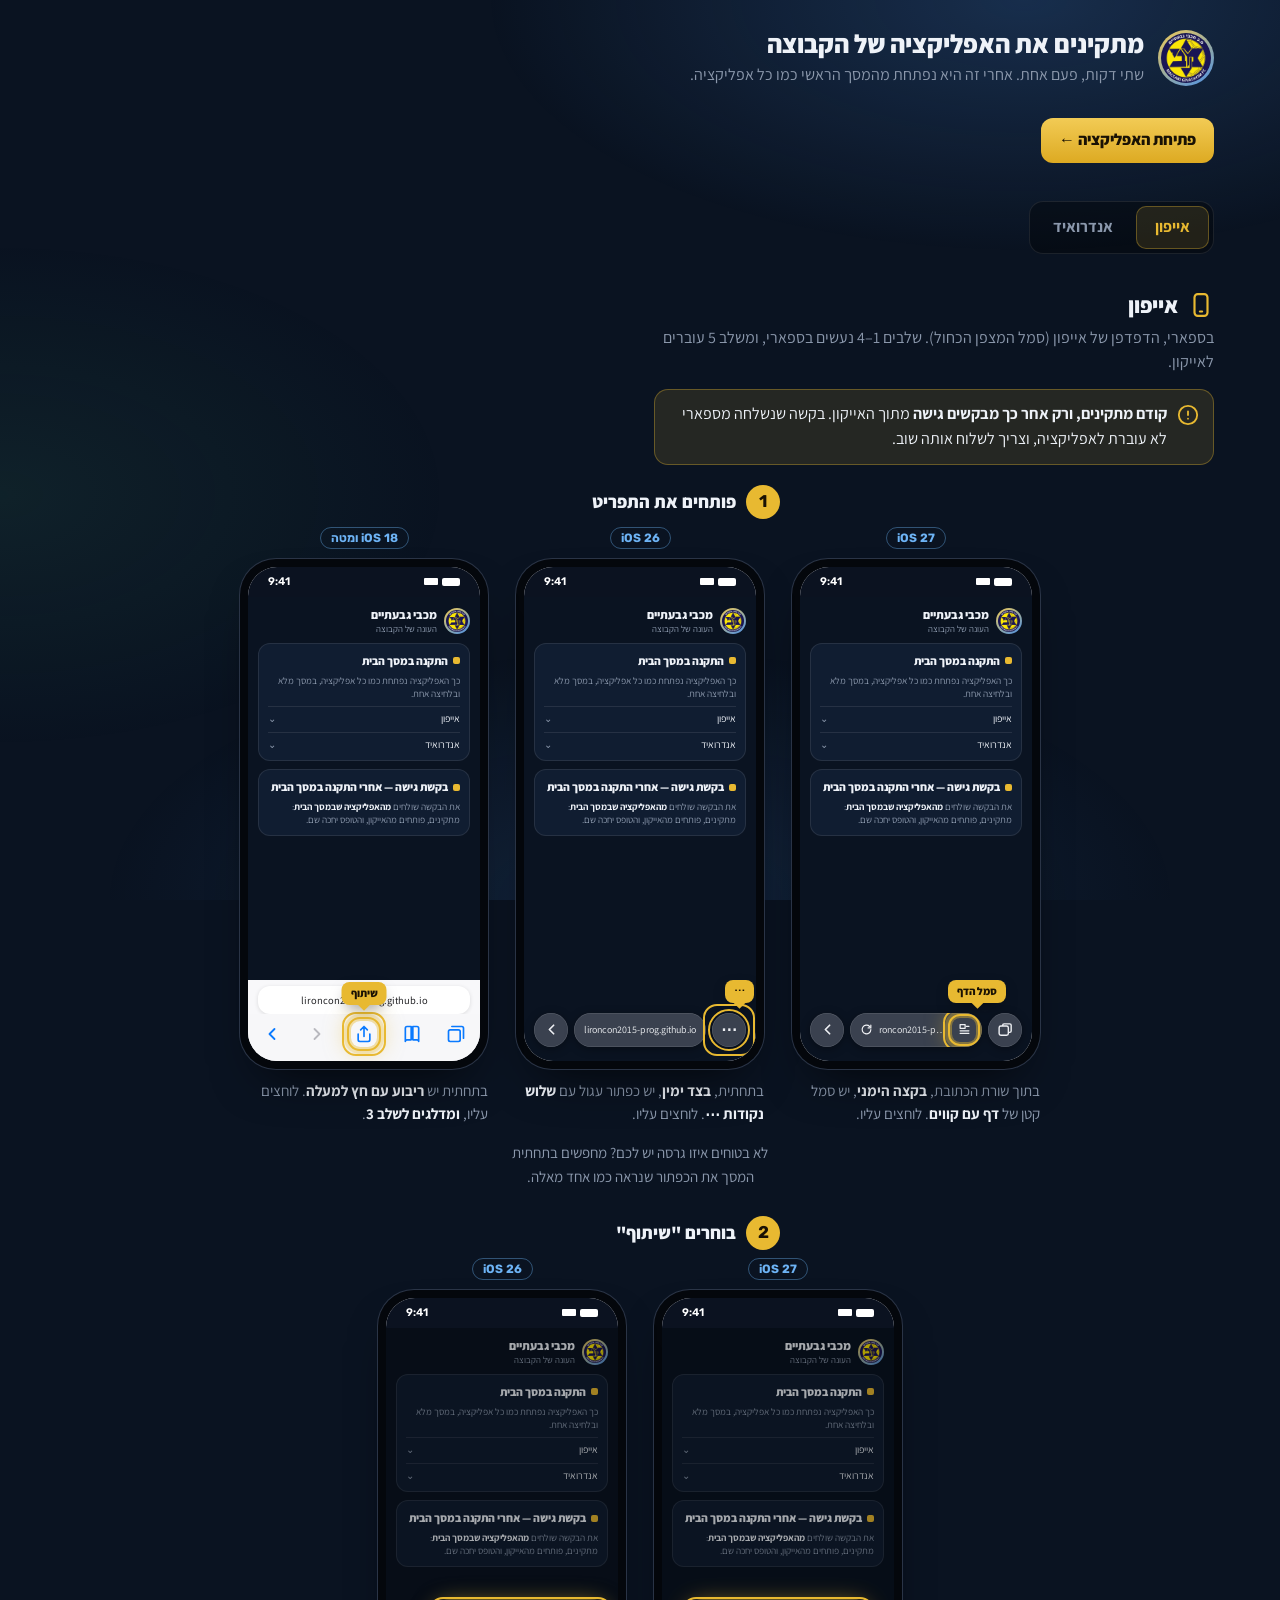
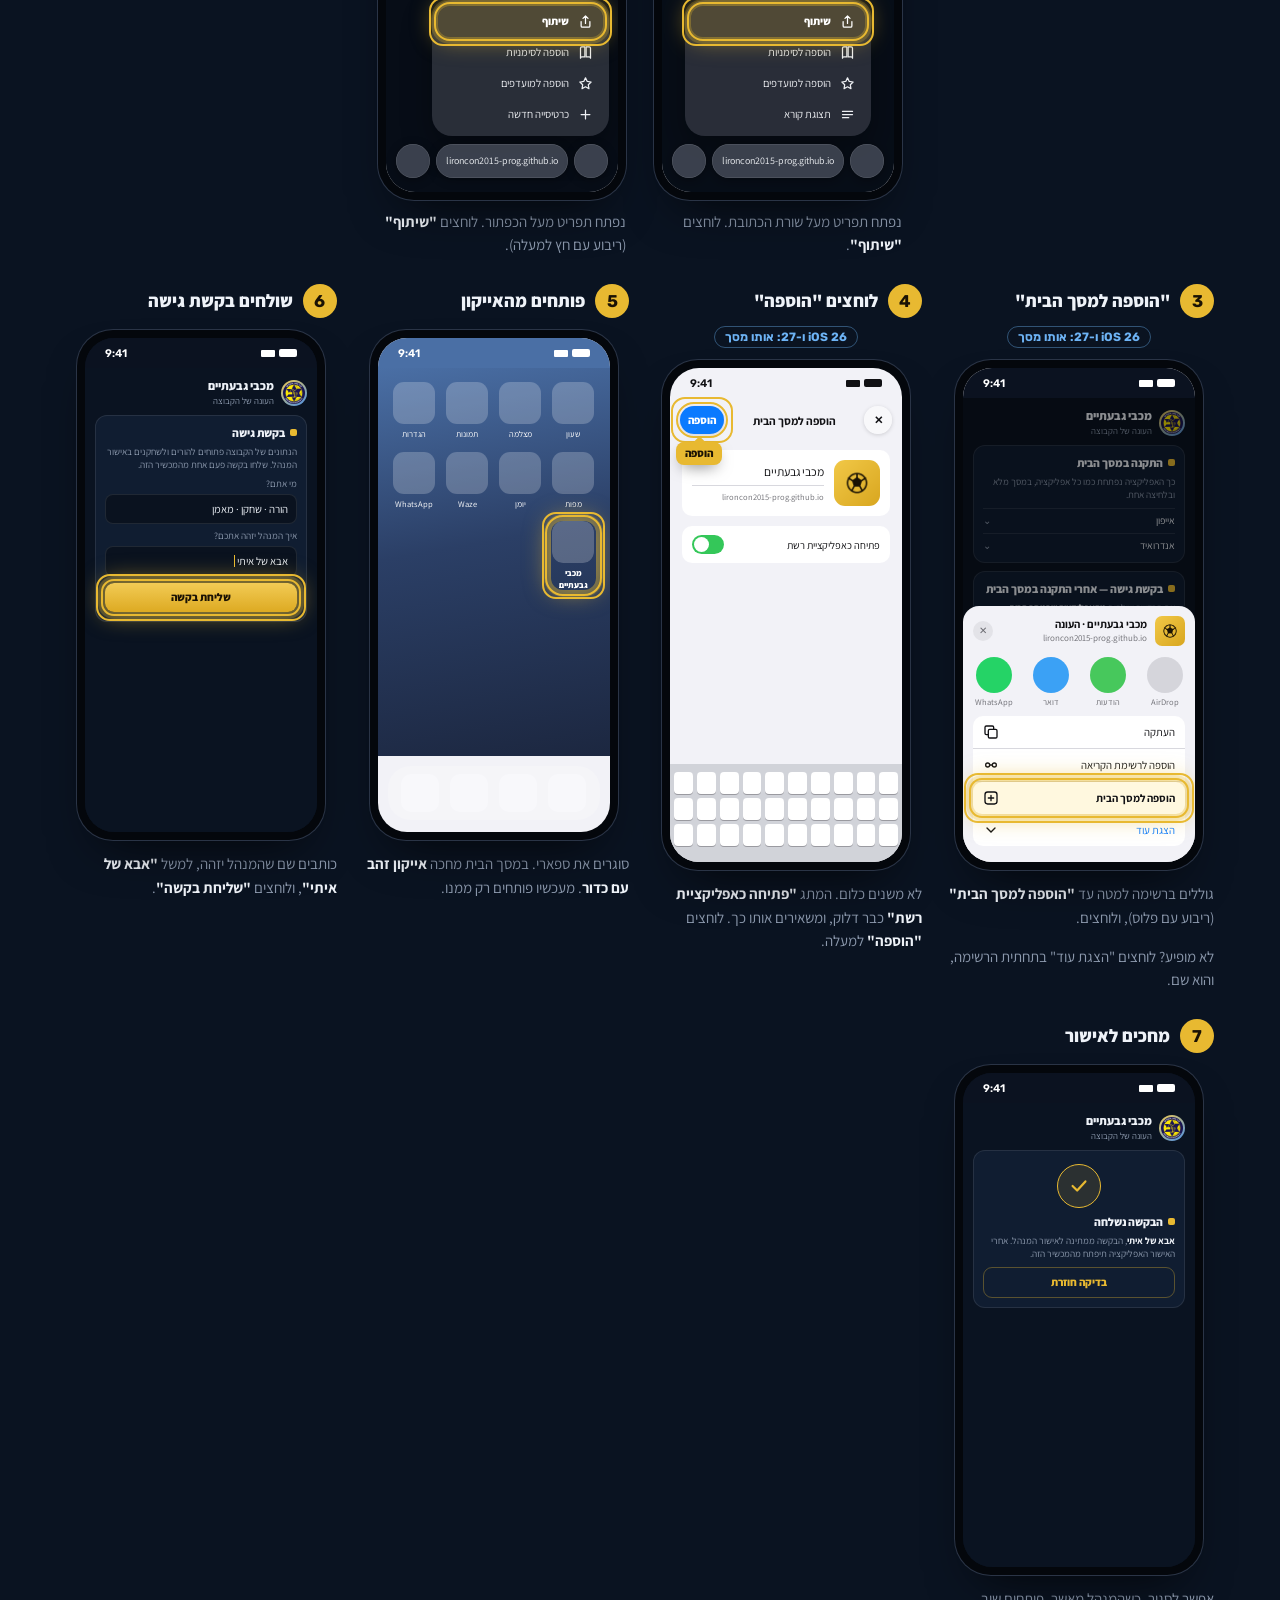
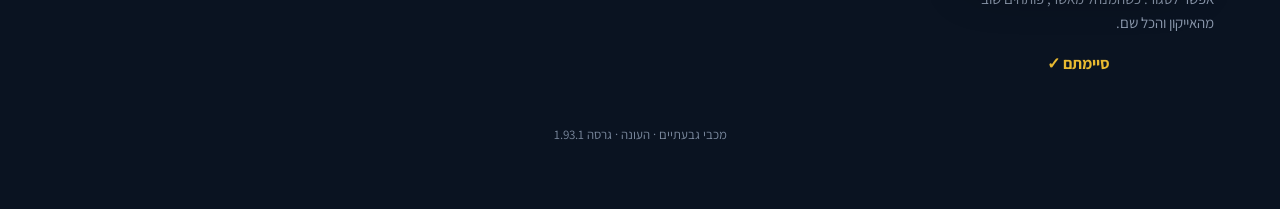
<file: docs/install.html>
<!doctype html>
<html lang="he" dir="rtl">
<head>
<meta charset="utf-8">
<meta name="viewport" content="width=device-width, initial-scale=1, viewport-fit=cover">
<meta name="robots" content="noindex">
<meta name="theme-color" content="#0A1321">
<title>מדריך התקנה</title>
<meta name="description" content="מכבי גבעתיים · העונה — איך מתקינים את האפליקציה באייפון ובאנדרואיד, שלב אחר שלב.">
<meta property="og:type" content="article">
<meta property="og:locale" content="he_IL">
<meta property="og:site_name" content="מכבי גבעתיים · העונה">
<meta property="og:title" content="מדריך התקנה">
<meta property="og:description" content="איך מתקינים את האפליקציה של הקבוצה באייפון ובאנדרואיד, שלב אחר שלב.">
<meta property="og:url" content="https://lironcon2015-prog.github.io/MGivatayim/docs/install.html">
<meta property="og:image" content="https://lironcon2015-prog.github.io/MGivatayim/docs/og-parent.jpg?v=3">
<meta property="og:image:secure_url" content="https://lironcon2015-prog.github.io/MGivatayim/docs/og-parent.jpg?v=3">
<meta property="og:image:type" content="image/jpeg">
<meta property="og:image:width" content="1200">
<meta property="og:image:height" content="630">
<meta property="og:image:alt" content="סמל מכבי גבעתיים">
<meta name="twitter:card" content="summary_large_image">
<link rel="icon" href="../icons/favicon-32.png?v=3" sizes="32x32">
<link rel="apple-touch-icon" href="../icons/apple-touch-icon.png?v=3">
<link rel="preconnect" href="https://fonts.googleapis.com">
<link rel="stylesheet" href="https://fonts.googleapis.com/css2?family=Assistant:wght@400;600;700;800&family=Rubik:wght@500;700&display=swap">

<style>
/* Layout: a column of steps per phone system; each step = number + one-line action, a drawn phone with the one thing to tap ringed in gold, and one sentence under it. Steps wrap side by side on wide screens. */
:root {
  color-scheme: dark;
  --bg: #0A1321;
  --card: rgba(20, 34, 56, .72);
  --line: rgba(255, 255, 255, .09);
  --fg: #EEF2F8;
  --muted: #8B98AC;
  --faint: #7A889D;
  --gold: #E8B931;
  --gold-hi: #F2CB55;
  --gold-soft: rgba(232, 185, 49, .12);
  --gold-line: rgba(232, 185, 49, .34);
  --on-gold: #1A1204;
  --blue: #6DB3F5;
  /* system UI drawn inside the phones (light mode, as most phones are) */
  --sys-bg: #F2F2F7;
  --sys-card: #FFFFFF;
  --sys-fg: #111114;
  --sys-sub: #6C6C72;
  --sys-sep: #D8D8DE;
  --ios-blue: #0A7AFF;
  --ios-green: #34C759;
  --and-blue: #0B57D0;
  --dim: rgba(0, 0, 0, .42);
  --f-text: 'Assistant', 'Segoe UI', Arial, sans-serif;
  --f-num: 'Rubik', 'Assistant', Arial, sans-serif;
}
* { box-sizing: border-box; }
body {
  margin: 0; background: var(--bg); color: var(--fg);
  font: 16px/1.55 var(--f-text);
}
body::before {
  content: ""; position: fixed; inset: 0; z-index: -1; pointer-events: none;
  background:
    radial-gradient(60% 40% at 80% 0%, rgba(74, 143, 232, .22), transparent 70%),
    radial-gradient(50% 40% at 0% 55%, rgba(60, 160, 120, .10), transparent 70%),
    radial-gradient(60% 40% at 50% 100%, rgba(74, 143, 232, .14), transparent 70%);
}
.wrap { max-width: 1180px; margin: 0 auto; padding-inline: 16px; padding-block: 28px 64px; }

/* page head */
.head { display: flex; gap: 14px; align-items: center; }
.crest { width: 56px; height: 56px; border-radius: 50%; padding: 3px;
  background: linear-gradient(145deg, var(--gold-hi), #4A8FE8); flex: none; }
.crest i { width: 100%; height: 100%; border-radius: 50%; background-color: #10203a; display: block; }
h1 { font-size: 26px; line-height: 1.2; margin: 0; font-weight: 800; text-wrap: balance; }
.lead { color: var(--muted); margin: 4px 0 0; }
.mock-note { margin-top: 18px; padding: 10px 14px; border: 1px dashed var(--gold-line);
  border-radius: 12px; color: var(--muted); font-size: 14px; max-width: 70ch; }
.mock-note b { color: var(--fg); }

/* OS switch */
.seg { display: inline-flex; gap: 4px; padding: 4px; margin-top: 22px;
  background: rgba(0, 0, 0, .35); border: 1px solid var(--line); border-radius: 14px; }
.seg a { color: var(--muted); text-decoration: none; font-weight: 700; padding: 8px 18px;
  border-radius: 10px; border: 1px solid transparent; }
.seg a:hover, .seg a:focus-visible { color: var(--fg); outline: none; border-color: var(--gold-line); }

section.os { margin-top: 34px; scroll-margin-top: 16px; }
.os-head { display: flex; align-items: center; gap: 10px; }
.os-head svg { width: 26px; height: 26px; color: var(--gold); flex: none; }
h2 { font-size: 22px; margin: 0; font-weight: 800; }
.os-sub { color: var(--muted); margin: 4px 0 0; max-width: 70ch; }

.warn { display: flex; gap: 10px; margin-top: 14px; padding: 12px 14px; max-width: 70ch;
  background: var(--gold-soft); border: 1px solid var(--gold-line); border-radius: 14px; }
.warn svg { width: 22px; height: 22px; color: var(--gold); flex: none; margin-top: 2px; }
.warn p { margin: 0; }

.steps { list-style: none; padding: 0; margin: 20px 0 0;
  display: grid; gap: 28px 22px; grid-template-columns: repeat(auto-fill, minmax(260px, 1fr)); }
.step { display: flex; flex-direction: column; align-items: center; gap: 12px; min-width: 0; }
.step-cap { display: flex; align-items: center; gap: 10px; width: 100%; max-width: 280px; }
.n { font: 700 17px/1 var(--f-num); width: 34px; height: 34px; border-radius: 50%; flex: none;
  display: grid; place-items: center; background: var(--gold); color: var(--on-gold); }
.n.alt { background: transparent; color: var(--gold); border: 1.5px solid var(--gold); font-size: 14px; }
h3 { font-size: 18px; margin: 0; line-height: 1.25; font-weight: 800; text-wrap: balance; }
.step p.say { margin: 0; width: 100%; max-width: 280px; color: var(--muted); font-size: 15px; }
.step p.say b { color: var(--fg); }
.or { font-size: 13px; color: var(--faint); margin-top: 4px !important; }
.done-tag { display: inline-block; margin-top: 6px; color: var(--gold); font-weight: 700; }

/* ---------- the phone ---------- */
.phone { width: 248px; max-width: 100%; aspect-ratio: 248 / 510; border-radius: 36px; padding: 8px;
  background: #04070C; box-shadow: 0 0 0 1px #2A3446, 0 24px 50px -24px rgba(0, 0, 0, .8); position: relative; }
.scr { position: relative; width: 100%; height: 100%; border-radius: 29px; overflow: hidden;
  background: var(--sys-bg); color: var(--sys-fg); font-size: 11px; line-height: 1.35;
  display: flex; flex-direction: column; }
.scr.dark { background: var(--bg); color: var(--fg); }
.status { height: 30px; flex: none; display: flex; align-items: center; justify-content: space-between;
  padding: 0 20px; font: 600 11px var(--f-num); direction: ltr; }
.status .icons { display: flex; gap: 4px; align-items: center; }
.status .icons i { display: block; background: currentColor; border-radius: 1px; }
.island { position: absolute; top: 8px; left: 50%; transform: translateX(-50%); width: 70px; height: 18px;
  border-radius: 10px; background: #000; }
.and .island { width: 10px; height: 10px; border-radius: 50%; top: 10px; }
.and .scr { border-radius: 26px; }

/* tap target ring */
.hit { position: relative; outline: 2.5px solid var(--gold); outline-offset: 2px; border-radius: 9px;
  box-shadow: 0 0 0 7px rgba(232, 185, 49, .22), 0 0 22px 4px rgba(232, 185, 49, .55); z-index: 2; }
.hit::after { content: ""; position: absolute; inset: -9px; border-radius: 14px; border: 2px solid var(--gold);
  animation: ping 1.6s ease-out infinite; pointer-events: none; }
@keyframes ping { from { opacity: .9; transform: scale(.92); } to { opacity: 0; transform: scale(1.18); } }
@media (prefers-reduced-motion: reduce) { .hit::after { animation: none; opacity: 0; } }
.tip { position: absolute; z-index: 3; background: var(--gold); color: var(--on-gold); font: 800 11px/1 var(--f-text);
  padding: 6px 9px; border-radius: 8px; white-space: nowrap; box-shadow: 0 6px 16px -6px rgba(0, 0, 0, .6); }
.tip::after { content: ""; position: absolute; width: 9px; height: 9px; background: var(--gold); transform: rotate(45deg); }
.tip.down::after { bottom: -4px; left: calc(50% - 4.5px); }
.tip.up::after { top: -4px; left: calc(50% - 4.5px); }

/* mini app page (the site itself, as it looks inside a browser) */
.app { flex: 1; min-height: 0; overflow: hidden; padding: 10px 10px 0; display: flex; flex-direction: column; gap: 8px;
  background: var(--bg); color: var(--fg); direction: rtl; }
.app-top { display: flex; align-items: center; gap: 7px; }
.app-top .c { width: 26px; height: 26px; border-radius: 50%; padding: 2px; background: linear-gradient(145deg, var(--gold-hi), #4A8FE8); }
.app-top .c i { width: 100%; height: 100%; border-radius: 50%; display: block; background-color: #10203a; }
.app-top b { font-size: 12px; font-weight: 800; }
.app-top small { display: block; font-size: 9px; color: var(--muted); }
.mcard { background: var(--card); border: 1px solid var(--line); border-radius: 12px; padding: 9px; display: flex; flex-direction: column; gap: 6px; }
.mcard h4 { margin: 0; font-size: 11.5px; font-weight: 800; display: flex; align-items: center; gap: 5px; }
.mcard h4::before { content: ""; width: 7px; height: 7px; border-radius: 2px; background: var(--gold); }
.mcard p { margin: 0; font-size: 9.5px; color: var(--muted); }
.mcard p b { color: var(--fg); }
.mbtn { background: linear-gradient(180deg, var(--gold-hi), #DDAA22); color: var(--on-gold); font-weight: 800; font-size: 11px;
  border-radius: 9px; text-align: center; padding: 7px 6px; }
.mfold { font-size: 10px; border-top: 1px solid var(--line); padding-top: 5px; color: var(--fg); display: flex; justify-content: space-between; }
.mfold::after { content: "⌄"; color: var(--muted); }
.mfield { display: flex; flex-direction: column; gap: 3px; font-size: 9.5px; color: var(--muted); }
.mfield span.in { background: rgba(0, 0, 0, .35); border: 1px solid var(--line); border-radius: 8px; padding: 7px 8px; color: var(--fg); font-size: 11px; }
.mfield span.in.typing::after { content: ""; display: inline-block; width: 1.5px; height: 12px; background: var(--gold); margin-inline-start: 2px; vertical-align: -2px; animation: blink 1s steps(1) infinite; }
@keyframes blink { 50% { opacity: 0; } }
.mnav { margin-top: auto; flex: none; display: flex; justify-content: space-around; padding: 7px 4px 10px; margin-inline: -10px;
  background: rgba(10, 19, 33, .9); border-top: 1px solid var(--line); }
.mnav i { width: 16px; height: 16px; border-radius: 5px; background: rgba(255, 255, 255, .14); }
.mnav i:first-child { background: var(--gold); }

/* browser chrome */
.urlbar { flex: none; background: var(--sys-card); border-bottom: 1px solid var(--sys-sep); padding: 6px 10px;
  display: flex; align-items: center; gap: 8px; direction: ltr; color: var(--sys-fg); }
.urlbar .x { font-size: 14px; color: var(--sys-sub); width: 18px; text-align: center; }
.urlbar .u { flex: 1; min-width: 0; text-align: center; font-size: 10px; }
.urlbar .u small { display: block; color: var(--sys-sub); font-size: 8.5px; }
.urlbar .dots { font-size: 15px; width: 22px; text-align: center; color: var(--sys-sub); letter-spacing: -1px; }
.tool { flex: none; background: rgba(248, 248, 250, .96); border-top: 1px solid var(--sys-sep); padding: 7px 14px 14px;
  display: flex; justify-content: space-between; align-items: center; direction: ltr; color: var(--ios-blue); }
.tool svg { width: 20px; height: 20px; display: block; }
.tool .off { color: #B9B9BF; }
.pill { flex: none; margin: 6px 10px 0; background: var(--sys-card); border-radius: 12px; padding: 7px 10px;
  text-align: center; font-size: 10.5px; box-shadow: 0 1px 4px rgba(0, 0, 0, .12); direction: ltr; color: var(--sys-fg); }
.ios-safari { background: rgba(248, 248, 250, .96); flex: none; }

/* iOS share sheet */
.overlay { position: absolute; inset: 30px 0 0; background: var(--dim); display: flex; flex-direction: column; justify-content: flex-end; z-index: 4; }
.sheet { background: var(--sys-bg); border-radius: 16px 16px 0 0; padding: 10px 10px 16px; display: flex; flex-direction: column; gap: 9px; direction: rtl; color: var(--sys-fg); }
.sheet-top { display: flex; align-items: center; gap: 8px; }
.sheet-top .ic { width: 30px; height: 30px; border-radius: 7px; overflow: hidden; flex: none; }
.sheet-top b { display: block; font-size: 11px; }
.sheet-top small { color: var(--sys-sub); font-size: 9px; direction: ltr; display: block; text-align: right; }
.sheet-top .close { margin-inline-start: auto; width: 20px; height: 20px; border-radius: 50%; background: #E3E3E8; color: var(--sys-sub); display: grid; place-items: center; font-size: 10px; }
.apps { display: flex; gap: 10px; justify-content: space-between; padding: 2px 2px 0; }
.apps span { display: flex; flex-direction: column; align-items: center; gap: 3px; font-size: 8.5px; color: var(--sys-sub); }
.apps span i { width: 36px; height: 36px; border-radius: 50%; background: #D5D5DB; }
.apps span:nth-child(2) i { background: #47C85C; }
.apps span:nth-child(3) i { background: #3BA1F5; }
.apps span:nth-child(4) i { background: #25D366; }
.group { background: var(--sys-card); border-radius: 10px; }
.row { display: flex; align-items: center; justify-content: space-between; padding: 8px 10px; font-size: 11px; border-bottom: 1px solid var(--sys-sep); gap: 8px; }
.row:last-child { border-bottom: 0; }
.row svg { width: 16px; height: 16px; flex: none; color: var(--sys-fg); }
.row.hit { background: #FFF8DF; font-weight: 700; border-bottom: 0; }

/* iOS add-to-home screen */
.navbar { flex: none; display: flex; justify-content: space-between; align-items: center; padding: 8px 12px; font-size: 11.5px; direction: rtl; background: var(--sys-bg); }
.navbar b { font-size: 11.5px; }
.navbar .act { color: var(--ios-blue); }
.navbar .act.strong { font-weight: 800; padding: 3px 8px; }
.addcard { margin: 8px 12px 0; background: var(--sys-card); border-radius: 10px; padding: 10px; display: flex; gap: 10px; align-items: center; direction: rtl; }
.addcard .ic { width: 46px; height: 46px; border-radius: 11px; overflow: hidden; flex: none; }
.addcard .nm { flex: 1; min-width: 0; }
.addcard .nm div { border-bottom: 1px solid var(--sys-sep); padding-bottom: 5px; font-size: 12px; }
.addcard .nm small { display: block; color: var(--sys-sub); font-size: 8.5px; padding-top: 5px; direction: ltr; text-align: right; }
.toggle-row { margin: 10px 12px 0; background: var(--sys-card); border-radius: 10px; padding: 9px 10px; display: flex; justify-content: space-between; align-items: center; font-size: 10.5px; direction: rtl; }
.sw { width: 32px; height: 19px; border-radius: 10px; background: var(--ios-green); position: relative; flex: none; }
.sw::after { content: ""; position: absolute; top: 2px; left: 2px; width: 15px; height: 15px; border-radius: 50%; background: #fff; }
.small-note { margin: 6px 16px 0; color: var(--sys-sub); font-size: 9px; direction: rtl; }
.kbd { margin-top: auto; background: #D1D3D9; padding: 8px 4px 16px; display: grid; grid-template-columns: repeat(10, 1fr); gap: 4px; }
.kbd i { height: 22px; background: #fff; border-radius: 4px; box-shadow: 0 1px 0 #9A9AA0; }

/* home screen */
.home { flex: 1; padding: 14px 14px 0; display: grid; grid-template-columns: repeat(4, 1fr); gap: 12px 8px; align-content: start; direction: rtl;
  background: linear-gradient(170deg, #4A6FA5 0%, #2B3F66 45%, #1C2740 100%); color: #fff; }
.and .home { background: linear-gradient(170deg, #3D5A4F 0%, #273B44 50%, #18222E 100%); }
.home span { display: flex; flex-direction: column; align-items: center; gap: 4px; font-size: 8.5px; text-align: center; }
.home span > i { width: 42px; height: 42px; border-radius: 11px; background: rgba(255, 255, 255, .22); display: block; }
.and .home span > i { border-radius: 50%; }
.home span .ic { width: 42px; height: 42px; border-radius: 11px; overflow: hidden; }
.and .home span .ic { border-radius: 50%; }
.home span.hit { outline-offset: 4px; border-radius: 12px; }
.home span.hit em { font-style: normal; font-weight: 800; }
.dock { flex: none; margin: 10px 10px 12px; padding: 8px; border-radius: 22px; background: rgba(255, 255, 255, .22); display: flex; justify-content: space-around; }
.dock i { width: 38px; height: 38px; border-radius: 10px; background: rgba(255, 255, 255, .35); }
.and .dock { background: transparent; }
.and .dock i { border-radius: 50%; }
.gbar { flex: none; height: 26px; margin: 0 12px 12px; background: rgba(255, 255, 255, .9); border-radius: 13px; }

/* Android chrome */
.chrome-bar { flex: none; background: var(--sys-card); display: flex; align-items: center; gap: 8px; padding: 6px 8px; direction: ltr; border-bottom: 1px solid var(--sys-sep); color: var(--sys-fg); }
.chrome-bar .home-ic { width: 16px; height: 16px; color: var(--sys-sub); }
.chrome-bar .omni { flex: 1; min-width: 0; background: #EDF0F5; border-radius: 14px; padding: 6px 10px; font-size: 10px; white-space: nowrap; overflow: hidden; text-overflow: ellipsis; }
.chrome-bar .tabs { width: 16px; height: 16px; border: 1.6px solid var(--sys-fg); border-radius: 4px; font: 700 8px/12px var(--f-num); text-align: center; }
.chrome-bar .kebab { width: 22px; display: flex; flex-direction: column; align-items: center; gap: 2px; padding: 3px 0; }
.chrome-bar .kebab i { width: 3.5px; height: 3.5px; border-radius: 50%; background: var(--sys-fg); display: block; }
.menu { position: absolute; z-index: 4; top: 64px; right: 8px; width: 160px; background: var(--sys-card); border-radius: 12px; padding: 6px 0;
  box-shadow: 0 10px 30px rgba(0, 0, 0, .35); direction: rtl; color: var(--sys-fg); }
.menu div { padding: 7px 12px; font-size: 10.5px; display: flex; align-items: center; gap: 8px; }
.menu div svg { width: 14px; height: 14px; color: var(--sys-sub); flex: none; }
.menu .sep { border-top: 1px solid var(--sys-sep); padding: 0; margin: 4px 0; }
.menu div.hit { background: #FFF8DF; font-weight: 800; border-radius: 6px; margin: 0 6px; padding-inline: 6px; }
.dialog { position: absolute; z-index: 4; left: 14px; right: 14px; top: 50%; transform: translateY(-50%); background: #F3F5FB; border-radius: 22px; padding: 16px;
  direction: rtl; color: var(--sys-fg); display: flex; flex-direction: column; gap: 10px; }
.dialog h5 { margin: 0; font-size: 14px; font-weight: 700; }
.dialog .who { display: flex; gap: 10px; align-items: center; }
.dialog .who .ic { width: 34px; height: 34px; border-radius: 50%; overflow: hidden; flex: none; }
.dialog .who b { display: block; font-size: 11.5px; }
.dialog .who small { color: var(--sys-sub); font-size: 9px; direction: ltr; display: block; text-align: right; }
.dialog .btns { display: flex; justify-content: flex-start; gap: 14px; font-weight: 700; font-size: 11.5px; color: var(--and-blue); }
.dialog .btns span { padding: 5px 8px; }
.wa-bar { flex: none; background: #F7F8FA; display: flex; align-items: center; gap: 8px; padding: 7px 10px; border-bottom: 1px solid var(--sys-sep); direction: ltr; color: var(--sys-fg); }
.wa-bar .u { flex: 1; min-width: 0; font-size: 10px; }
.wa-bar .u small { display: block; color: var(--sys-sub); font-size: 8.5px; }

.ok { width: 44px; height: 44px; border-radius: 50%; background: var(--gold-soft); border: 1.5px solid var(--gold); display: grid; place-items: center; margin: 4px auto 0; color: var(--gold); }
.ok svg { width: 22px; height: 22px; }

.foot { margin-top: 44px; color: var(--faint); font-size: 14px; max-width: 70ch; }
.foot h2 { font-size: 18px; color: var(--fg); margin-bottom: 6px; }
.foot ul { margin: 0; padding-inline-start: 20px; }
.foot li + li { margin-top: 4px; }

.ver { font: 700 12px/1 var(--f-num); color: var(--blue); border: 1px solid rgba(109,179,245,.4); border-radius: 999px; padding: 4px 10px; margin-top: -4px; }
.glassbar { position: absolute; z-index: 5; left: 0; right: 0; bottom: 0; padding: 0 10px 14px; display: flex; gap: 6px; align-items: center; direction: ltr; }
.gbtn { width: 34px; height: 34px; border-radius: 50%; flex: none; display: grid; place-items: center; color: var(--sys-fg); font-size: 16px; font-weight: 700;
  background: rgba(250, 250, 252, .82); box-shadow: 0 2px 10px rgba(0,0,0,.25), inset 0 0 0 .5px rgba(255,255,255,.7); }
.gbtn svg { width: 17px; height: 17px; }
.gaddr { flex: 1; min-width: 0; height: 34px; border-radius: 17px; display: grid; place-items: center; font-size: 10px; color: var(--sys-fg);
  background: rgba(250, 250, 252, .82); box-shadow: 0 2px 10px rgba(0,0,0,.25), inset 0 0 0 .5px rgba(255,255,255,.7); white-space: nowrap; overflow: hidden; }
.gbtn.sm { width: auto; min-width: 28px; height: 28px; font-size: 11px; padding: 0 8px; border-radius: 14px; box-shadow: 0 1px 4px rgba(0,0,0,.15); }
.gbtn.blue { background: var(--ios-blue); color: #fff; font-weight: 800; }
.navbar { padding: 8px 10px; }
.gmenu { position: absolute; z-index: 5; bottom: 56px; left: 10px; right: 50px; background: rgba(248, 248, 250, .94); border-radius: 20px; padding: 6px; direction: rtl; color: var(--sys-fg);
  box-shadow: 0 12px 30px rgba(0,0,0,.35); }
.gmenu div { display: flex; align-items: center; gap: 9px; padding: 8px 10px; font-size: 11px; border-radius: 12px; }
.gmenu div svg { width: 15px; height: 15px; flex: none; }
.gmenu div.hit { background: #FFF8DF; font-weight: 800; }
.choice { border: 1px solid var(--sys-sep); border-radius: 12px; padding: 8px 10px; background: #fff; }
.choice b { display: block; font-size: 11.5px; }
.choice small { color: var(--sys-sub); font-size: 9px; }
.choice.hit { border-color: transparent; background: #FFF8DF; }
.drawer { flex: 1; display: flex; flex-direction: column; background: linear-gradient(170deg, #273B44, #18222E); }
.drawer .home { background: none; flex: none; }
.dsearch { margin: 10px 14px 4px; padding: 8px 12px; border-radius: 16px; background: rgba(255,255,255,.14); color: rgba(255,255,255,.75); font-size: 10px; direction: rtl; }

.step.dual { grid-column: 1 / -1; }
.variants { display: flex; flex-wrap: wrap; justify-content: center; gap: 18px 28px; width: 100%; }
.variant { display: flex; flex-direction: column; align-items: center; gap: 10px; width: 248px; max-width: calc(50% - 14px); min-width: 0; }
.variant .phone { width: 100%; }
.say.wide { max-width: 560px; text-align: center; }
.glassbar.dark .gbtn, .glassbar.dark .gaddr { background: rgba(70, 76, 90, .82); color: #EDEFF3; box-shadow: 0 2px 10px rgba(0,0,0,.35), inset 0 0 0 .5px rgba(255,255,255,.18); }
.pillrow { display: flex; align-items: center; gap: 6px; padding: 0 6px 0 10px; }
.pillrow .u { flex: 1; min-width: 0; overflow: hidden; text-overflow: ellipsis; }
.pillrow .rl { width: 13px; height: 13px; flex: none; }
.pgm { display: grid; place-items: center; width: 24px; height: 24px; border-radius: 8px; flex: none; }
.pgm svg { width: 15px; height: 15px; }
.gmenu.dark { background: rgba(44, 48, 58, .95); color: #EDEFF3; }
.gmenu.dark div.hit { background: rgba(232, 185, 49, .2); color: #fff; }
.scr:has(.app) > .status { background: #0B1220; color: #fff; }
.imC{background:center/cover no-repeat url('../assets/crest.png')}
.imI{background:center/cover no-repeat url('../icons/icon-192.png')}

.seg button { font: inherit; font-weight: 700; color: var(--muted); background: none; padding: 8px 18px; border-radius: 10px; border: 1px solid transparent; cursor: pointer; }
.seg button[aria-pressed="true"] { color: var(--gold); background: var(--gold-soft); border-color: var(--gold-line); }
.seg button:focus-visible { outline: 2px solid var(--gold); outline-offset: 2px; }
.to-app { display: inline-flex; margin-top: 14px; font-weight: 800; color: var(--on-gold); text-decoration: none; padding: 10px 18px; border-radius: 12px; background: linear-gradient(180deg, var(--gold-hi), #DDAA22); }
footer { margin-top: 48px; text-align: center; color: var(--faint); font-size: 13px; }
.variants.one .variant { max-width: 100%; }
[hidden] { display: none !important; }
</style>
</head>
<body>

<div class="wrap" dir="rtl" lang="he">
  <header class="head">
    <div class="crest"><i class="imC"></i></div>
    <div>
      <h1>מתקינים את האפליקציה של הקבוצה</h1>
      <p class="lead">שתי דקות, פעם אחת. אחרי זה היא נפתחת מהמסך הראשי כמו כל אפליקציה.</p>
    </div>
  </header>

  <p><a class="to-app" href="../">פתיחת האפליקציה ←</a></p>
  <nav class="seg" aria-label="בחירת מכשיר">
    <button type="button" data-os="ios" aria-pressed="true">אייפון</button>
    <button type="button" data-os="android" aria-pressed="false">אנדרואיד</button>
  </nav>

  <!-- ================= iPhone ================= -->
  <section class="os" id="ios">
    <div class="os-head">
      <svg viewBox="0 0 24 24" fill="none" stroke="currentColor" stroke-width="2" stroke-linecap="round" stroke-linejoin="round" aria-hidden="true"><rect x="6" y="2" width="12" height="20" rx="3"/><path d="M11 18h2"/></svg>
      <h2>אייפון</h2>
    </div>
    <p class="os-sub">בספארי, הדפדפן של אייפון (סמל המצפן הכחול). שלבים 1–4 נעשים בספארי, ומשלב 5 עוברים לאייקון.</p>
    <div class="warn">
      <svg viewBox="0 0 24 24" fill="none" stroke="currentColor" stroke-width="2" stroke-linecap="round" stroke-linejoin="round" aria-hidden="true"><circle cx="12" cy="12" r="10"/><path d="M12 8v4M12 16h.01"/></svg>
      <p><b>קודם מתקינים, ורק אחר כך מבקשים גישה</b> מתוך האייקון. בקשה שנשלחה מספארי לא עוברת לאפליקציה, וצריך לשלוח אותה שוב.</p>
    </div>

    <ol class="steps">
      <!-- 1: differs by version -->
      <li class="step dual">
        <div class="step-cap"><span class="n">1</span><h3>פותחים את התפריט</h3></div>
        <div class="variants">
          <div class="variant" data-v="27">
            <span class="ver">iOS 27</span>
            <div class="phone"><div class="island"></div><div class="scr">
              <div class="status"><span>9:41</span><span class="icons"><i style="width:14px;height:7px"></i><i style="width:18px;height:8px;border-radius:2px"></i></span></div>
              <div class="app"><div class="app-top"><span class="c"><i class="imC"></i></span><div><b>מכבי גבעתיים</b><small>העונה של הקבוצה</small></div></div><div class="mcard"><h4>התקנה במסך הבית</h4><p>כך האפליקציה נפתחת כמו כל אפליקציה, במסך מלא ובלחיצה אחת.</p><div class="mfold">אייפון</div><div class="mfold">אנדרואיד</div></div><div class="mcard"><h4>בקשת גישה — אחרי התקנה במסך הבית</h4><p>את הבקשה שולחים <b>מהאפליקציה שבמסך הבית</b>: מתקינים, פותחים מהאייקון, והטופס יחכה שם.</p></div></div>
              <div class="glassbar dark">
                <span class="gbtn"><svg viewBox="0 0 24 24" fill="none" stroke="currentColor" stroke-width="2.4" stroke-linecap="round" stroke-linejoin="round"><path d="M15 18l-6-6 6-6"/></svg></span>
                <span class="gaddr pillrow"><svg class="rl" viewBox="0 0 24 24" fill="none" stroke="currentColor" stroke-width="2.2" stroke-linecap="round"><path d="M20 12a8 8 0 1 1-2.3-5.6M20 4v5h-5"/></svg><span class="u">roncon2015-prog.github.io</span><span class="hit pgm"><svg viewBox="0 0 24 24" fill="none" stroke="currentColor" stroke-width="2" stroke-linecap="round" stroke-linejoin="round"><path d="M5 4h8v6H5z"/><path d="M5 14h14M5 18h14M15 7h4"/></svg></span></span>
                <span class="gbtn"><svg viewBox="0 0 24 24" fill="none" stroke="currentColor" stroke-width="2" stroke-linejoin="round"><rect x="3" y="7" width="13" height="13" rx="2.5"/><path d="M8 7V6a2 2 0 0 1 2-2h8a2 2 0 0 1 2 2v8a2 2 0 0 1-2 2h-2"/></svg></span>
              </div>
              <span class="tip down" style="bottom:58px;right:26px">סמל הדף</span>
            </div></div>
            <p class="say">בתוך שורת הכתובת, <b>בקצה הימני</b>, יש סמל קטן של <b>דף עם קווים</b>. לוחצים עליו.</p>
          </div>
          <div class="variant" data-v="26">
            <span class="ver">iOS 26</span>
            <div class="phone"><div class="island"></div><div class="scr">
              <div class="status"><span>9:41</span><span class="icons"><i style="width:14px;height:7px"></i><i style="width:18px;height:8px;border-radius:2px"></i></span></div>
              <div class="app"><div class="app-top"><span class="c"><i class="imC"></i></span><div><b>מכבי גבעתיים</b><small>העונה של הקבוצה</small></div></div><div class="mcard"><h4>התקנה במסך הבית</h4><p>כך האפליקציה נפתחת כמו כל אפליקציה, במסך מלא ובלחיצה אחת.</p><div class="mfold">אייפון</div><div class="mfold">אנדרואיד</div></div><div class="mcard"><h4>בקשת גישה — אחרי התקנה במסך הבית</h4><p>את הבקשה שולחים <b>מהאפליקציה שבמסך הבית</b>: מתקינים, פותחים מהאייקון, והטופס יחכה שם.</p></div></div>
              <div class="glassbar dark">
                <span class="gbtn"><svg viewBox="0 0 24 24" fill="none" stroke="currentColor" stroke-width="2.4" stroke-linecap="round" stroke-linejoin="round"><path d="M15 18l-6-6 6-6"/></svg></span>
                <span class="gaddr">lironcon2015-prog.github.io</span>
                <span class="gbtn hit">⋯</span>
              </div>
              <span class="tip down" style="bottom:58px;right:2px">⋯</span>
            </div></div>
            <p class="say">בתחתית, <b>בצד ימין</b>, יש כפתור עגול עם <b>שלוש נקודות ⋯</b>. לוחצים עליו.</p>
          </div>
          <div class="variant" data-v="old">
            <span class="ver">iOS 18 ומטה</span>
            <div class="phone"><div class="island"></div><div class="scr">
              <div class="status"><span>9:41</span><span class="icons"><i style="width:14px;height:7px"></i><i style="width:18px;height:8px;border-radius:2px"></i></span></div>
              <div class="app"><div class="app-top"><span class="c"><i class="imC"></i></span><div><b>מכבי גבעתיים</b><small>העונה של הקבוצה</small></div></div><div class="mcard"><h4>התקנה במסך הבית</h4><p>כך האפליקציה נפתחת כמו כל אפליקציה, במסך מלא ובלחיצה אחת.</p><div class="mfold">אייפון</div><div class="mfold">אנדרואיד</div></div><div class="mcard"><h4>בקשת גישה — אחרי התקנה במסך הבית</h4><p>את הבקשה שולחים <b>מהאפליקציה שבמסך הבית</b>: מתקינים, פותחים מהאייקון, והטופס יחכה שם.</p></div></div>
              <div class="ios-safari">
                <div class="pill">lironcon2015-prog.github.io</div>
                <div class="tool" style="border-top:0">
                  <svg viewBox="0 0 24 24" fill="none" stroke="currentColor" stroke-width="2.2" stroke-linecap="round" stroke-linejoin="round"><path d="M15 18l-6-6 6-6"/></svg>
                  <svg class="off" viewBox="0 0 24 24" fill="none" stroke="currentColor" stroke-width="2.2" stroke-linecap="round" stroke-linejoin="round"><path d="M9 18l6-6-6-6"/></svg>
                  <span class="hit" style="padding:3px"><svg viewBox="0 0 24 24" fill="none" stroke="currentColor" stroke-width="2" stroke-linecap="round" stroke-linejoin="round"><path d="M12 3v12M8 7l4-4 4 4"/><path d="M5 12v7a2 2 0 0 0 2 2h10a2 2 0 0 0 2-2v-7"/></svg></span>
                  <svg viewBox="0 0 24 24" fill="none" stroke="currentColor" stroke-width="2" stroke-linecap="round" stroke-linejoin="round"><path d="M4 5a2 2 0 0 1 2-2h5v16H6a2 2 0 0 0-2 2z"/><path d="M20 5a2 2 0 0 0-2-2h-5v16h5a2 2 0 0 1 2 2z"/></svg>
                  <svg viewBox="0 0 24 24" fill="none" stroke="currentColor" stroke-width="2" stroke-linecap="round" stroke-linejoin="round"><rect x="3" y="7" width="14" height="14" rx="2"/><path d="M7 3h12a2 2 0 0 1 2 2v12"/></svg>
                </div>
              </div>
              <span class="tip down" style="bottom:56px;left:50%;transform:translateX(-50%)">שיתוף</span>
            </div></div>
            <p class="say">בתחתית יש <b>ריבוע עם חץ למעלה</b>. לוחצים עליו, <b>ומדלגים לשלב 3</b>.</p>
          </div>
        </div>
        <p class="say wide or" data-unknown>לא בטוחים איזו גרסה יש לכם? מחפשים בתחתית המסך את הכפתור שנראה כמו אחד מאלה.</p>
      </li>

      <!-- 2: differs by version -->
      <li class="step dual" data-step2>
        <div class="step-cap"><span class="n">2</span><h3>בוחרים "שיתוף"</h3></div>
        <div class="variants">
          <div class="variant" data-v="27">
            <span class="ver">iOS 27</span>
            <div class="phone"><div class="island"></div><div class="scr">
              <div class="status"><span>9:41</span><span class="icons"><i style="width:14px;height:7px"></i><i style="width:18px;height:8px;border-radius:2px"></i></span></div>
              <div class="app"><div class="app-top"><span class="c"><i class="imC"></i></span><div><b>מכבי גבעתיים</b><small>העונה של הקבוצה</small></div></div><div class="mcard"><h4>התקנה במסך הבית</h4><p>כך האפליקציה נפתחת כמו כל אפליקציה, במסך מלא ובלחיצה אחת.</p><div class="mfold">אייפון</div><div class="mfold">אנדרואיד</div></div><div class="mcard"><h4>בקשת גישה — אחרי התקנה במסך הבית</h4><p>את הבקשה שולחים <b>מהאפליקציה שבמסך הבית</b>: מתקינים, פותחים מהאייקון, והטופס יחכה שם.</p></div></div>
              <div class="overlay" style="background:rgba(0,0,0,.3)"></div>
              <div class="gmenu dark" style="left:10%;right:10%">
                <div class="hit"><svg viewBox="0 0 24 24" fill="none" stroke="currentColor" stroke-width="2" stroke-linecap="round" stroke-linejoin="round"><path d="M12 3v12M8 7l4-4 4 4"/><path d="M5 12v7a2 2 0 0 0 2 2h10a2 2 0 0 0 2-2v-7"/></svg>שיתוף</div>
                <div><svg viewBox="0 0 24 24" fill="none" stroke="currentColor" stroke-width="2" stroke-linecap="round" stroke-linejoin="round"><path d="M4 5a2 2 0 0 1 2-2h5v16H6a2 2 0 0 0-2 2z"/><path d="M20 5a2 2 0 0 0-2-2h-5v16h5a2 2 0 0 1 2 2z"/></svg>הוספה לסימניות</div>
                <div><svg viewBox="0 0 24 24" fill="none" stroke="currentColor" stroke-width="2" stroke-linejoin="round"><path d="M12 3l2.8 5.7 6.2.9-4.5 4.4 1 6.2L12 17.3 6.5 20.2l1-6.2L3 9.6l6.2-.9z"/></svg>הוספה למועדפים</div>
                <div><svg viewBox="0 0 24 24" fill="none" stroke="currentColor" stroke-width="2" stroke-linecap="round"><path d="M4 7h16M4 12h16M4 17h10"/></svg>תצוגת קורא</div>
              </div>
              <div class="glassbar dark"><span class="gbtn"></span><span class="gaddr">lironcon2015-prog.github.io</span><span class="gbtn"></span></div>
            </div></div>
            <p class="say">נפתח תפריט מעל שורת הכתובת. לוחצים <b>"שיתוף"</b>.</p>
          </div>
          <div class="variant" data-v="26">
            <span class="ver">iOS 26</span>
            <div class="phone"><div class="island"></div><div class="scr">
              <div class="status"><span>9:41</span><span class="icons"><i style="width:14px;height:7px"></i><i style="width:18px;height:8px;border-radius:2px"></i></span></div>
              <div class="app"><div class="app-top"><span class="c"><i class="imC"></i></span><div><b>מכבי גבעתיים</b><small>העונה של הקבוצה</small></div></div><div class="mcard"><h4>התקנה במסך הבית</h4><p>כך האפליקציה נפתחת כמו כל אפליקציה, במסך מלא ובלחיצה אחת.</p><div class="mfold">אייפון</div><div class="mfold">אנדרואיד</div></div><div class="mcard"><h4>בקשת גישה — אחרי התקנה במסך הבית</h4><p>את הבקשה שולחים <b>מהאפליקציה שבמסך הבית</b>: מתקינים, פותחים מהאייקון, והטופס יחכה שם.</p></div></div>
              <div class="overlay" style="background:rgba(0,0,0,.3)"></div>
              <div class="gmenu dark" style="left:20%;right:4%">
                <div class="hit"><svg viewBox="0 0 24 24" fill="none" stroke="currentColor" stroke-width="2" stroke-linecap="round" stroke-linejoin="round"><path d="M12 3v12M8 7l4-4 4 4"/><path d="M5 12v7a2 2 0 0 0 2 2h10a2 2 0 0 0 2-2v-7"/></svg>שיתוף</div>
                <div><svg viewBox="0 0 24 24" fill="none" stroke="currentColor" stroke-width="2" stroke-linecap="round" stroke-linejoin="round"><path d="M4 5a2 2 0 0 1 2-2h5v16H6a2 2 0 0 0-2 2z"/><path d="M20 5a2 2 0 0 0-2-2h-5v16h5a2 2 0 0 1 2 2z"/></svg>הוספה לסימניות</div>
                <div><svg viewBox="0 0 24 24" fill="none" stroke="currentColor" stroke-width="2" stroke-linejoin="round"><path d="M12 3l2.8 5.7 6.2.9-4.5 4.4 1 6.2L12 17.3 6.5 20.2l1-6.2L3 9.6l6.2-.9z"/></svg>הוספה למועדפים</div>
                <div><svg viewBox="0 0 24 24" fill="none" stroke="currentColor" stroke-width="2" stroke-linecap="round"><path d="M12 5v14M5 12h14"/></svg>כרטיסייה חדשה</div>
              </div>
              <div class="glassbar dark"><span class="gbtn"></span><span class="gaddr">lironcon2015-prog.github.io</span><span class="gbtn"></span></div>
            </div></div>
            <p class="say">נפתח תפריט מעל הכפתור. לוחצים <b>"שיתוף"</b> (ריבוע עם חץ למעלה).</p>
          </div>
        </div>
      </li>

      <!-- 3 -->
      <li class="step">
        <div class="step-cap"><span class="n">3</span><h3>"הוספה למסך הבית"</h3></div>
        <span class="ver">iOS 26 ו-27: אותו מסך</span>
        <div class="phone"><div class="island"></div><div class="scr">
          <div class="status"><span>9:41</span><span class="icons"><i style="width:14px;height:7px"></i><i style="width:18px;height:8px;border-radius:2px"></i></span></div>
          <div class="app"><div class="app-top"><span class="c"><i class="imC"></i></span><div><b>מכבי גבעתיים</b><small>העונה של הקבוצה</small></div></div><div class="mcard"><h4>התקנה במסך הבית</h4><p>כך האפליקציה נפתחת כמו כל אפליקציה, במסך מלא ובלחיצה אחת.</p><div class="mfold">אייפון</div><div class="mfold">אנדרואיד</div></div><div class="mcard"><h4>בקשת גישה — אחרי התקנה במסך הבית</h4><p>את הבקשה שולחים <b>מהאפליקציה שבמסך הבית</b>: מתקינים, פותחים מהאייקון, והטופס יחכה שם.</p></div></div>
          <div class="overlay"><div class="sheet">
            <div class="sheet-top"><span class="ic"><i class="imI" style="width:100%;height:100%;display:block"></i></span><div><b>מכבי גבעתיים · העונה</b><small>lironcon2015-prog.github.io</small></div><span class="close">✕</span></div>
            <div class="apps"><span><i></i>AirDrop</span><span><i></i>הודעות</span><span><i></i>דואר</span><span><i></i>WhatsApp</span></div>
            <div class="group">
              <div class="row">העתקה<svg viewBox="0 0 24 24" fill="none" stroke="currentColor" stroke-width="2" stroke-linecap="round" stroke-linejoin="round"><rect x="8" y="8" width="13" height="13" rx="2"/><path d="M16 8V5a2 2 0 0 0-2-2H5a2 2 0 0 0-2 2v9a2 2 0 0 0 2 2h3"/></svg></div>
              <div class="row">הוספה לרשימת הקריאה<svg viewBox="0 0 24 24" fill="none" stroke="currentColor" stroke-width="2" stroke-linecap="round"><circle cx="7" cy="12" r="3"/><circle cx="17" cy="12" r="3"/><path d="M10 12h4"/></svg></div>
              <div class="row hit">הוספה למסך הבית<svg viewBox="0 0 24 24" fill="none" stroke="currentColor" stroke-width="2" stroke-linecap="round"><rect x="3" y="3" width="18" height="18" rx="4"/><path d="M12 8v8M8 12h8"/></svg></div>
              <div class="row" style="color:var(--ios-blue)">הצגת עוד<svg viewBox="0 0 24 24" fill="none" stroke="currentColor" stroke-width="2" stroke-linecap="round"><path d="M6 9l6 6 6-6"/></svg></div>
            </div>
          </div></div>
        </div></div>
        <p class="say">גוללים ברשימה למטה עד <b>"הוספה למסך הבית"</b> (ריבוע עם פלוס), ולוחצים.</p>
        <p class="say or">לא מופיע? לוחצים "הצגת עוד" בתחתית הרשימה, והוא שם.</p>
      </li>

      <!-- 4 -->
      <li class="step">
        <div class="step-cap"><span class="n">4</span><h3>לוחצים "הוספה"</h3></div>
        <span class="ver">iOS 26 ו-27: אותו מסך</span>
        <div class="phone"><div class="island"></div><div class="scr">
          <div class="status"><span>9:41</span><span class="icons"><i style="width:14px;height:7px"></i><i style="width:18px;height:8px;border-radius:2px"></i></span></div>
          <div class="navbar"><span class="gbtn sm">✕</span><b>הוספה למסך הבית</b><span class="gbtn sm blue hit">הוספה</span></div>
          <div class="addcard"><span class="ic"><i class="imI" style="width:100%;height:100%;display:block"></i></span><div class="nm"><div>מכבי גבעתיים</div><small>lironcon2015-prog.github.io</small></div></div>
          <div class="toggle-row"><span>פתיחה כאפליקציית רשת</span><span class="sw"></span></div>
          <span class="tip up" style="top:74px;left:6px">הוספה</span>
          <div class="kbd"><i></i><i></i><i></i><i></i><i></i><i></i><i></i><i></i><i></i><i></i><i></i><i></i><i></i><i></i><i></i><i></i><i></i><i></i><i></i><i></i><i></i><i></i><i></i><i></i><i></i><i></i><i></i><i></i><i></i><i></i></div>
        </div></div>
        <p class="say">לא משנים כלום. המתג <b>"פתיחה כאפליקציית רשת"</b> כבר דלוק, ומשאירים אותו כך. לוחצים <b>"הוספה"</b> למעלה.</p>
      </li>

      <!-- 5 -->
      <li class="step">
        <div class="step-cap"><span class="n">5</span><h3>פותחים מהאייקון</h3></div>
        <div class="phone"><div class="island"></div><div class="scr">
          <div class="status" style="background:#4A6FA5;color:#fff"><span>9:41</span><span class="icons"><i style="width:14px;height:7px"></i><i style="width:18px;height:8px;border-radius:2px"></i></span></div>
          <div class="home">
            <span><i></i>שעון</span><span><i></i>מצלמה</span><span><i></i>תמונות</span><span><i></i>הגדרות</span>
            <span><i></i>מפות</span><span><i></i>יומן</span><span><i></i>Waze</span><span><i></i>WhatsApp</span>
            <span class="hit"><span class="ic"><i class="imI" style="width:100%;height:100%;display:block"></i></span><em>מכבי גבעתיים</em></span>
          </div>
          <div class="dock"><i></i><i></i><i></i><i></i></div>
        </div></div>
        <p class="say">סוגרים את ספארי. במסך הבית מחכה <b>אייקון זהב עם כדור</b>. מעכשיו פותחים רק ממנו.</p>
      </li>

      <!-- 6 -->
      <li class="step">
        <div class="step-cap"><span class="n">6</span><h3>שולחים בקשת גישה</h3></div>
        <div class="phone"><div class="island"></div><div class="scr dark">
          <div class="status"><span>9:41</span><span class="icons"><i style="width:14px;height:7px"></i><i style="width:18px;height:8px;border-radius:2px"></i></span></div>
          <div class="app"><div class="app-top"><span class="c"><i class="imC"></i></span><div><b>מכבי גבעתיים</b><small>העונה של הקבוצה</small></div></div><div class="mcard"><h4>בקשת גישה</h4><p>הנתונים של הקבוצה פתוחים להורים ולשחקנים באישור המנהל. שלחו בקשה פעם אחת מהמכשיר הזה.</p><label class="mfield">מי אתם?<span class="in">הורה · שחקן · מאמן</span></label><label class="mfield">איך המנהל יזהה אתכם?<span class="in typing">אבא של איתי</span></label><div class="mbtn hit">שליחת בקשה</div></div></div>
        </div></div>
        <p class="say">כותבים שם שהמנהל יזהה, למשל <b>"אבא של איתי"</b>, ולוחצים <b>"שליחת בקשה"</b>.</p>
      </li>

      <!-- 7 -->
      <li class="step">
        <div class="step-cap"><span class="n">7</span><h3>מחכים לאישור</h3></div>
        <div class="phone"><div class="island"></div><div class="scr dark">
          <div class="status"><span>9:41</span><span class="icons"><i style="width:14px;height:7px"></i><i style="width:18px;height:8px;border-radius:2px"></i></span></div>
          <div class="app"><div class="app-top"><span class="c"><i class="imC"></i></span><div><b>מכבי גבעתיים</b><small>העונה של הקבוצה</small></div></div><div class="mcard"><span class="ok"><svg viewBox="0 0 24 24" fill="none" stroke="currentColor" stroke-width="2.4" stroke-linecap="round" stroke-linejoin="round"><path d="M5 12l5 5 9-10"/></svg></span><h4>הבקשה נשלחה</h4><p><b>אבא של איתי</b>, הבקשה ממתינה לאישור המנהל. אחרי האישור האפליקציה תיפתח מהמכשיר הזה.</p><div class="mbtn" style="background:transparent;color:var(--gold);border:1px solid var(--gold-line)">בדיקה חוזרת</div></div></div>
        </div></div>
        <p class="say">אפשר לסגור. כשהמנהל מאשר, פותחים שוב מהאייקון והכל שם.</p>
        <span class="done-tag">סיימתם ✓</span>
      </li>
    </ol>

  </section>

  <!-- ================= Android ================= -->
  <section class="os" id="android">
    <div class="os-head">
      <svg viewBox="0 0 24 24" fill="none" stroke="currentColor" stroke-width="2" stroke-linecap="round" stroke-linejoin="round" aria-hidden="true"><rect x="6" y="2" width="12" height="20" rx="2"/><path d="M12 5h.01"/></svg>
      <h2>אנדרואיד</h2>
    </div>
    <p class="os-sub">בכרום, הדפדפן של אנדרואיד (העיגול הצבעוני). שיטה אחת, שעובדת בכל הטלפונים.</p>

    <ol class="steps">
      <!-- 1 -->
      <li class="step">
        <div class="step-cap"><span class="n">1</span><h3>⋮ ← "הוספה למסך הבית"</h3></div>
        <div class="phone and"><div class="island"></div><div class="scr">
          <div class="status"><span>9:41</span><span class="icons"><i style="width:14px;height:7px"></i><i style="width:16px;height:8px;border-radius:2px"></i></span></div>
          <div class="chrome-bar"><svg class="home-ic" viewBox="0 0 24 24" fill="none" stroke="currentColor" stroke-width="2" stroke-linejoin="round"><path d="M3 11l9-8 9 8v10H3z"/></svg><span class="omni">lironcon2015-prog.github.io/MGivatayim</span><span class="tabs">1</span><span class="kebab hit"><i></i><i></i><i></i></span></div>
          <div class="app"><div class="app-top"><span class="c"><i class="imC"></i></span><div><b>מכבי גבעתיים</b><small>העונה של הקבוצה</small></div></div><div class="mcard"><h4>התקנה במסך הבית</h4><p>כך האפליקציה נפתחת כמו כל אפליקציה, במסך מלא ובלחיצה אחת.</p><div class="mfold">אייפון</div><div class="mfold">אנדרואיד</div></div><div class="mcard"><h4>בקשת גישה — אחרי התקנה במסך הבית</h4><p>את הבקשה שולחים <b>מהאפליקציה שבמסך הבית</b>: מתקינים, פותחים מהאייקון, והטופס יחכה שם.</p></div></div>
          <div class="menu">
            <div><svg viewBox="0 0 24 24" fill="none" stroke="currentColor" stroke-width="2" stroke-linecap="round"><path d="M12 5v14M5 12h14"/></svg>כרטיסייה חדשה</div>
            <div><svg viewBox="0 0 24 24" fill="none" stroke="currentColor" stroke-width="2" stroke-linecap="round"><circle cx="12" cy="12" r="9"/><path d="M12 7v5l3 2"/></svg>היסטוריה</div>
            <div><svg viewBox="0 0 24 24" fill="none" stroke="currentColor" stroke-width="2" stroke-linecap="round"><path d="M12 4v11M7 10l5 5 5-5M5 20h14"/></svg>הורדות</div>
            <div class="sep"></div>
            <div><svg viewBox="0 0 24 24" fill="none" stroke="currentColor" stroke-width="2" stroke-linecap="round"><path d="M4 12v7a2 2 0 0 0 2 2h12a2 2 0 0 0 2-2v-7M12 3v12M8 7l4-4 4 4"/></svg>שיתוף…</div>
            <div class="hit"><svg viewBox="0 0 24 24" fill="none" stroke="currentColor" stroke-width="2" stroke-linecap="round"><rect x="6" y="2" width="12" height="20" rx="2"/><path d="M12 8v6M9 11l3 3 3-3"/></svg>הוספה למסך הבית</div>
            <div><svg viewBox="0 0 24 24" fill="none" stroke="currentColor" stroke-width="2" stroke-linecap="round"><circle cx="12" cy="12" r="3"/><path d="M12 2v3M12 19v3M2 12h3M19 12h3"/></svg>הגדרות</div>
          </div>
          <div class="gbar" style="height:4px;width:90px;margin:8px auto;background:#999"></div>
        </div></div>
        <p class="say">בכרום, לוחצים על <b>שלוש הנקודות ⋮</b> בפינה העליונה, ובוחרים <b>"הוספה למסך הבית"</b>.</p>
        <p class="say or">בחלק מהטלפונים כתוב "התקנת אפליקציה". זה אותו דבר.</p>
      </li>

      <!-- 2 -->
      <li class="step">
        <div class="step-cap"><span class="n">2</span><h3>בוחרים "התקנה"</h3></div>
        <div class="phone and"><div class="island"></div><div class="scr">
          <div class="status"><span>9:41</span><span class="icons"><i style="width:14px;height:7px"></i><i style="width:16px;height:8px;border-radius:2px"></i></span></div>
          <div class="chrome-bar"><svg class="home-ic" viewBox="0 0 24 24" fill="none" stroke="currentColor" stroke-width="2" stroke-linejoin="round"><path d="M3 11l9-8 9 8v10H3z"/></svg><span class="omni">lironcon2015-prog.github.io/MGivatayim</span><span class="tabs">1</span><span class="kebab"><i></i><i></i><i></i></span></div>
          <div class="app"><div class="app-top"><span class="c"><i class="imC"></i></span><div><b>מכבי גבעתיים</b><small>העונה של הקבוצה</small></div></div><div class="mcard"><h4>התקנה במסך הבית</h4><p>כך האפליקציה נפתחת כמו כל אפליקציה, במסך מלא ובלחיצה אחת.</p><div class="mfold">אייפון</div><div class="mfold">אנדרואיד</div></div><div class="mcard"><h4>בקשת גישה — אחרי התקנה במסך הבית</h4><p>את הבקשה שולחים <b>מהאפליקציה שבמסך הבית</b>: מתקינים, פותחים מהאייקון, והטופס יחכה שם.</p></div></div>
          <div class="overlay"></div>
          <div class="dialog">
            <h5>הוספה למסך הבית</h5>
            <div class="who"><span class="ic"><i class="imI" style="width:100%;height:100%;display:block"></i></span><div><b>מכבי גבעתיים</b><small>lironcon2015-prog.github.io</small></div></div>
            <div class="choice hit"><b>התקנה</b><small>נפתחת כמו אפליקציה, במסך מלא</small></div>
            <div class="choice"><b>יצירת קיצור דרך</b><small>נפתחת בכרום</small></div>
          </div>
        </div></div>
        <p class="say">לוחצים <b>"התקנה"</b>. אם מופיעה רק שאלה "להתקין?", גם שם לוחצים "התקנה".</p>
        <p class="say or">לא בוחרים "קיצור דרך": הוא פותח את הדף בכרום ולא כאפליקציה.</p>
      </li>

      <!-- 3 -->
      <li class="step">
        <div class="step-cap"><span class="n">3</span><h3>מוצאים את האייקון</h3></div>
        <div class="phone and"><div class="island"></div><div class="scr">
          <div class="status" style="background:#273B44;color:#fff"><span>9:41</span><span class="icons"><i style="width:14px;height:7px"></i><i style="width:16px;height:8px;border-radius:2px"></i></span></div>
          <div class="drawer">
            <div class="dsearch">חיפוש אפליקציות</div>
            <div class="home">
              <span><i></i>אנשי קשר</span><span><i></i>גלריה</span><span><i></i>הגדרות</span><span><i></i>יומן</span>
              <span><i></i>Chrome</span><span><i></i>Gmail</span><span><i></i>Waze</span><span><i></i>WhatsApp</span>
              <span class="hit"><span class="ic"><i class="imI" style="width:100%;height:100%;display:block"></i></span><em>מכבי גבעתיים</em></span><span><i></i>מחשבון</span><span><i></i>מצלמה</span><span><i></i>מפות</span>
            </div>
          </div>
          <span class="tip up" style="top:224px;right:2px">לחיצה ארוכה וגרירה</span>
          <div class="gbar" style="height:4px;width:90px;margin:8px auto;background:#999"></div>
        </div></div>
        <p class="say">יוצאים למסך הבית. <b>האייקון שם?</b> מצוין, ממשיכים.</p>
        <p class="say"><b>לא שם?</b> מחליקים מלמטה למעלה לרשימת כל האפליקציות, <b>לוחצים לחיצה ארוכה</b> על "מכבי גבעתיים" וגוררים אותו למסך הבית.</p>
      </li>

      <!-- 4 -->
      <li class="step">
        <div class="step-cap"><span class="n">4</span><h3>שולחים בקשת גישה</h3></div>
        <div class="phone and"><div class="island"></div><div class="scr dark">
          <div class="status"><span>9:41</span><span class="icons"><i style="width:14px;height:7px"></i><i style="width:16px;height:8px;border-radius:2px"></i></span></div>
          <div class="app"><div class="app-top"><span class="c"><i class="imC"></i></span><div><b>מכבי גבעתיים</b><small>העונה של הקבוצה</small></div></div><div class="mcard"><h4>בקשת גישה</h4><p>הנתונים של הקבוצה פתוחים להורים ולשחקנים באישור המנהל. שלחו בקשה פעם אחת מהמכשיר הזה.</p><label class="mfield">מי אתם?<span class="in">הורה · שחקן · מאמן</span></label><label class="mfield">איך המנהל יזהה אתכם?<span class="in typing">אבא של איתי</span></label><div class="mbtn hit">שליחת בקשה</div></div></div>
        </div></div>
        <p class="say">פותחים <b>מהאייקון</b>, כותבים שם שהמנהל יזהה, למשל <b>"אמא של נועם"</b>, ולוחצים <b>"שליחת בקשה"</b>.</p>
      </li>

      <!-- 5 -->
      <li class="step">
        <div class="step-cap"><span class="n">5</span><h3>מחכים לאישור</h3></div>
        <div class="phone and"><div class="island"></div><div class="scr dark">
          <div class="status"><span>9:41</span><span class="icons"><i style="width:14px;height:7px"></i><i style="width:16px;height:8px;border-radius:2px"></i></span></div>
          <div class="app"><div class="app-top"><span class="c"><i class="imC"></i></span><div><b>מכבי גבעתיים</b><small>העונה של הקבוצה</small></div></div><div class="mcard"><span class="ok"><svg viewBox="0 0 24 24" fill="none" stroke="currentColor" stroke-width="2.4" stroke-linecap="round" stroke-linejoin="round"><path d="M5 12l5 5 9-10"/></svg></span><h4>הבקשה נשלחה</h4><p><b>אבא של איתי</b>, הבקשה ממתינה לאישור המנהל. אחרי האישור האפליקציה תיפתח מהמכשיר הזה.</p><div class="mbtn" style="background:transparent;color:var(--gold);border:1px solid var(--gold-line)">בדיקה חוזרת</div></div></div>
        </div></div>
        <p class="say">אפשר לסגור. כשהמנהל מאשר, פותחים שוב מהאייקון והכל שם.</p>
        <span class="done-tag">סיימתם ✓</span>
      </li>
    </ol>

  </section>
  <footer>מכבי גבעתיים · העונה · גרסה <span class="num" id="app-version"></span></footer>
</div>
<script>
  // One system at a time, the phone's own first; on iPhone the steps that
  // differ by Safari version show only this phone's version when it is known.
  (function () {
    var ua = navigator.userAgent || '';
    var ios = /iPhone|iPad|iPod/.test(ua) || (/Macintosh/.test(ua) && navigator.maxTouchPoints > 1);
    var android = /Android/.test(ua);
    var m = ua.match(/Version\/(\d+)/);
    var v = ios && m ? +m[1] : 0;
    var mine = v >= 27 ? '27' : v === 26 ? '26' : v ? 'old' : '';
    function show(os) {
      document.querySelectorAll('section.os').forEach(function (s) { s.hidden = s.id !== os; });
      document.querySelectorAll('[data-os]').forEach(function (b) { b.setAttribute('aria-pressed', String(b.dataset.os === os)); });
    }
    document.querySelectorAll('[data-os]').forEach(function (b) { b.addEventListener('click', function () { show(b.dataset.os); }); });
    var start = location.hash === '#android' || location.hash === '#ios' ? location.hash.slice(1) : android ? 'android' : 'ios';
    show(start);
    if (mine) {
      document.querySelectorAll('.variant[data-v]').forEach(function (el) { el.hidden = el.dataset.v !== mine; });
      document.querySelectorAll('.variants').forEach(function (el) { el.classList.add('one'); });
      document.querySelectorAll('[data-unknown]').forEach(function (el) { el.hidden = true; });
      // An older Safari has Share in the toolbar: no menu step.
      if (mine === 'old') document.querySelectorAll('[data-step2]').forEach(function (el) { el.hidden = true; });
    }
    fetch('../version.json', { cache: 'no-store' }).then(function (r) { return r.json(); })
      .then(function (j) { document.getElementById('app-version').textContent = j.version; }).catch(function () {});
  })();
</script>
</body>
</html>
</file>
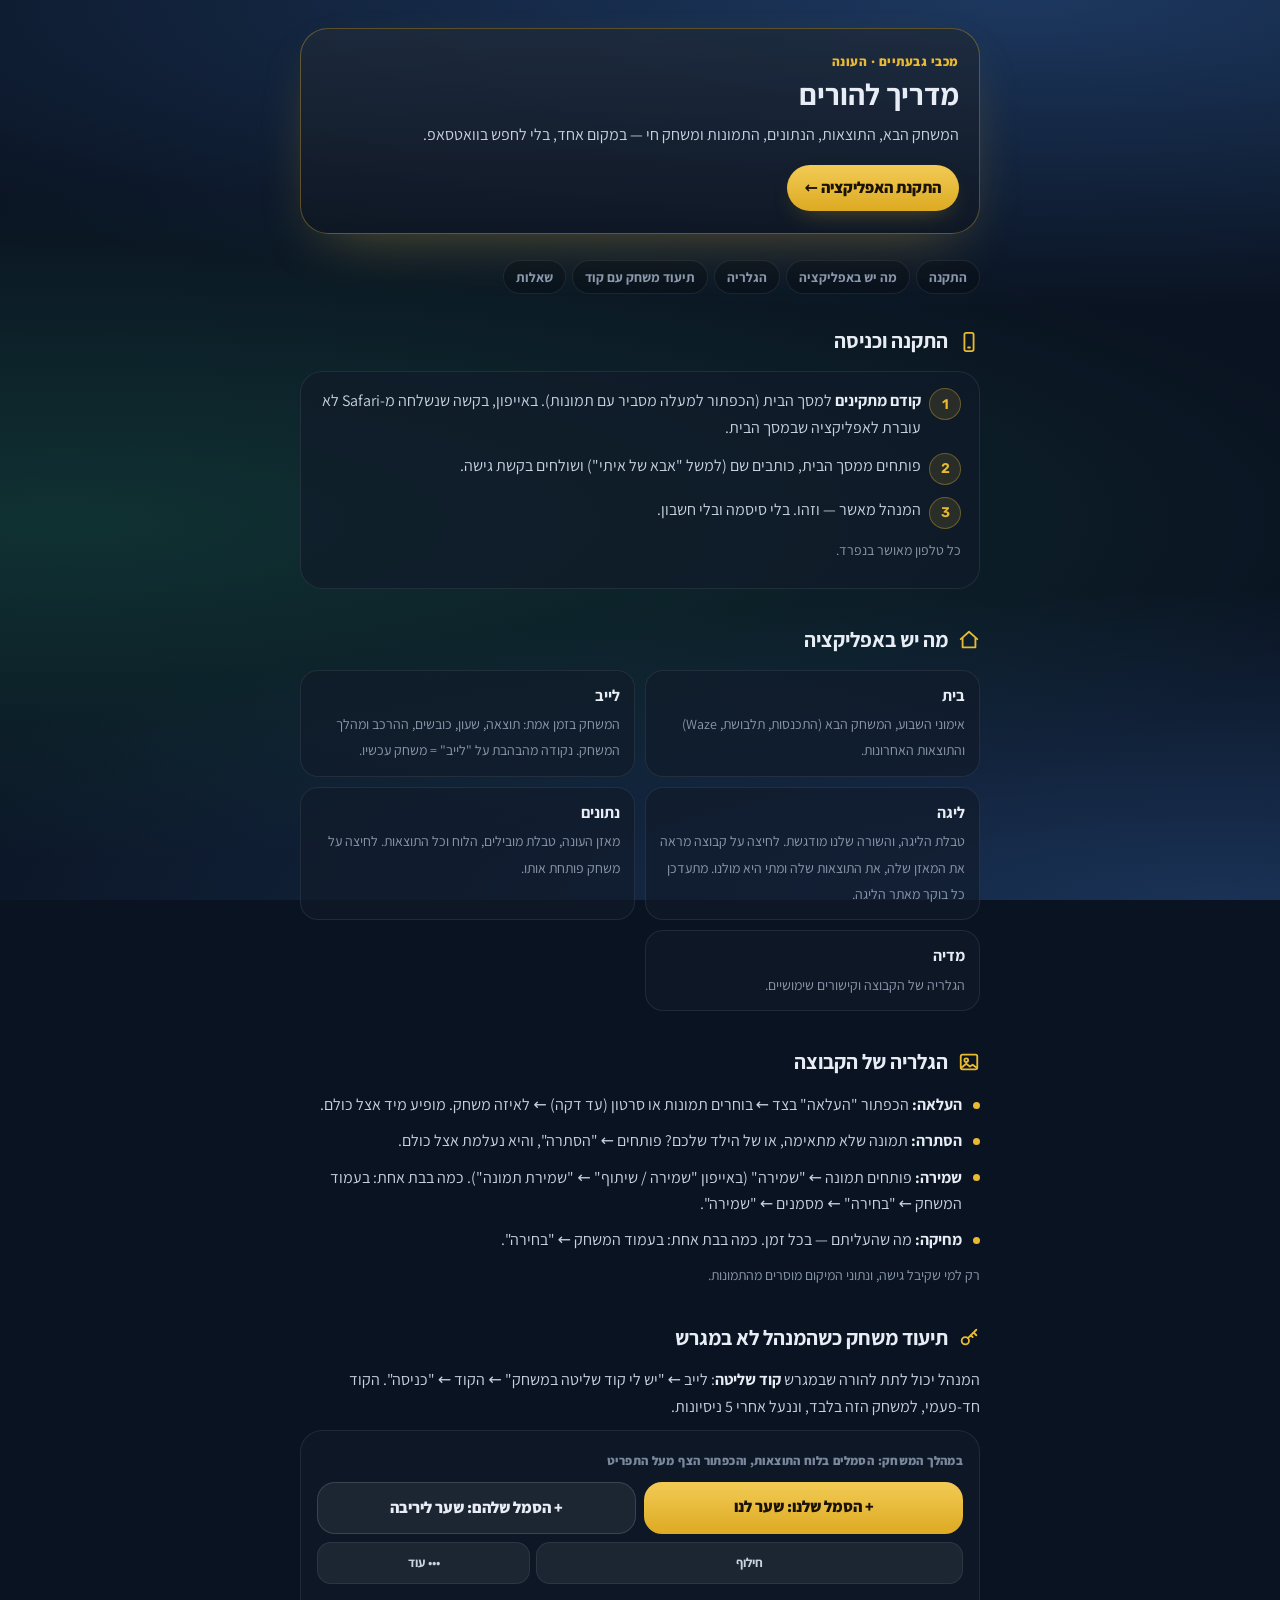
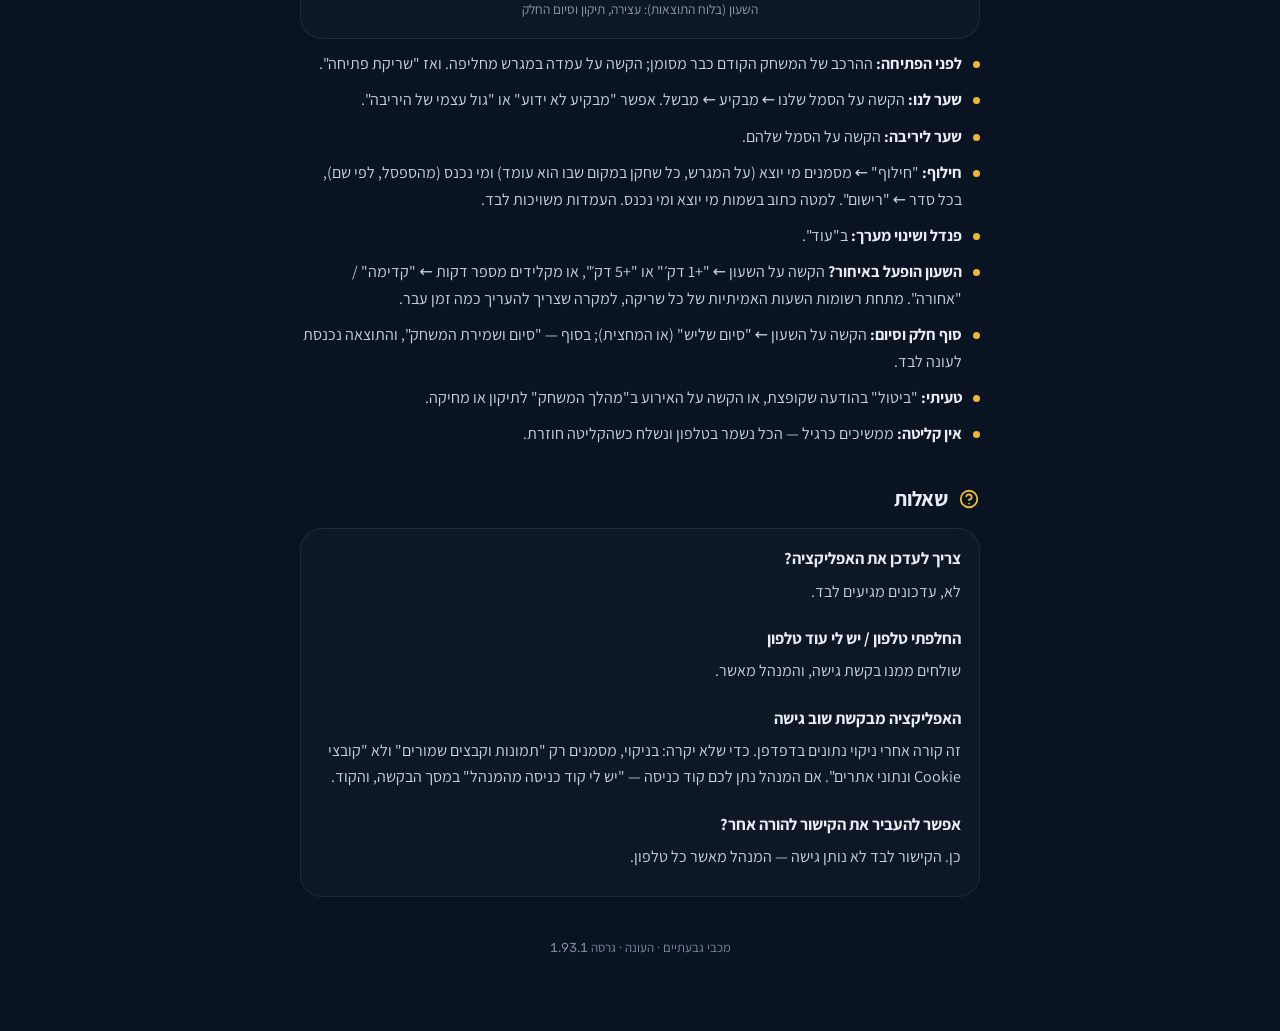
<file: docs/parent.html>
<!doctype html>
<html lang="he" dir="rtl">
<head>
<meta charset="utf-8">
<meta name="viewport" content="width=device-width, initial-scale=1, viewport-fit=cover">
<meta name="robots" content="noindex">
<meta name="theme-color" content="#0A1321">
<title>מדריך להורים</title>
<meta name="description" content="מכבי גבעתיים · העונה — התקנה, מה יש באפליקציה, צפייה במשחק חי ותיעוד משחק.">
<meta property="og:type" content="article">
<meta property="og:locale" content="he_IL">
<meta property="og:site_name" content="מכבי גבעתיים · העונה">
<meta property="og:title" content="מדריך להורים">
<meta property="og:description" content="התקנה, מה יש באפליקציה, צפייה במשחק חי, ותיעוד משחק כשהמנהל לא במגרש.">
<meta property="og:url" content="https://lironcon2015-prog.github.io/MGivatayim/docs/parent.html">
<meta property="og:image" content="https://lironcon2015-prog.github.io/MGivatayim/docs/og-parent.jpg?v=3">
<meta property="og:image:secure_url" content="https://lironcon2015-prog.github.io/MGivatayim/docs/og-parent.jpg?v=3">
<meta property="og:image:type" content="image/jpeg">
<meta property="og:image:width" content="1200">
<meta property="og:image:height" content="630">
<meta property="og:image:alt" content="סמל מכבי גבעתיים">
<meta name="twitter:card" content="summary_large_image">
<link rel="icon" href="../icons/favicon-32.png?v=3" sizes="32x32">
<link rel="apple-touch-icon" href="../icons/apple-touch-icon.png?v=3">
<link rel="preconnect" href="https://fonts.googleapis.com">
<link rel="stylesheet" href="https://fonts.googleapis.com/css2?family=Assistant:wght@400;600;700;800&family=Rubik:wght@500;600;700&display=swap">
<style>
:root{
  color-scheme:dark;
  --bg:#0A1321;--surface:rgba(17,27,41,.66);--s2:rgba(255,255,255,.06);--well:rgba(0,0,0,.24);
  --line:rgba(255,255,255,.08);--line2:rgba(255,255,255,.14);
  --text:#E8EDF5;--body:#C9D2E0;--muted:#8B98AC;--faint:#7A889D;
  --gold:#E8B931;--gold-hi:#F2CB55;--gold-lo:#DDAA22;--gold-soft:rgba(232,185,49,.12);--gold-line:rgba(232,185,49,.34);--gold-glow:rgba(232,185,49,.4);--on-gold:#1A1204;
  --blue:#6DB3F5;
}
*{box-sizing:border-box}
body{margin:0;background:var(--bg);color:var(--text);font:16px/1.65 Assistant,system-ui,sans-serif;direction:rtl;padding-inline:16px;padding-block:28px 72px}
body::before{content:"";position:fixed;inset:0;z-index:-1;pointer-events:none;background:radial-gradient(150% 46% at 80% 0%,rgba(70,138,236,.3),transparent 75%),radial-gradient(140% 50% at 5% 58%,rgba(36,158,112,.22),transparent 75%),radial-gradient(150% 46% at 95% 100%,rgba(70,138,236,.26),transparent 75%),var(--bg)}
.wrap{max-width:680px;margin:0 auto}
.num{font-family:Rubik,system-ui,sans-serif;font-variant-numeric:tabular-nums}
.ltr{direction:ltr;unicode-bidi:isolate}

header.hero{padding:22px 20px;border-radius:28px;background:linear-gradient(180deg,rgba(31,42,58,.8),rgba(15,23,35,.8));border:1px solid var(--gold-line);box-shadow:0 22px 60px -26px var(--gold-glow);margin-bottom:26px}
.hero .eyebrow{font-size:13px;font-weight:800;color:var(--gold);letter-spacing:.04em;margin:0 0 4px}
.hero h1{font-size:30px;line-height:1.2;margin:0 0 10px;text-wrap:balance}
.hero p{margin:0;color:var(--body)}

nav.toc{display:flex;flex-wrap:wrap;gap:6px;margin:0 0 30px}
nav.toc a{font-size:13.5px;font-weight:700;color:var(--muted);text-decoration:none;padding:5px 12px;border-radius:999px;background:var(--well);border:1px solid var(--line)}
nav.toc a:hover,nav.toc a:focus-visible{color:var(--gold);border-color:var(--gold-line);outline:none}

section{margin:0 0 34px;scroll-margin-top:16px}
h2{display:flex;align-items:center;gap:10px;font-size:21px;margin:0 0 12px}
h2 svg{width:22px;height:22px;flex:none;color:var(--gold)}
h3{font-size:16.5px;margin:20px 0 6px}
p{margin:0 0 10px;color:var(--body)}
b,strong{color:var(--text)}
.card{background:var(--surface);border:1px solid var(--line);border-radius:22px;padding:16px 18px}
ul.list{margin:0;padding:0;list-style:none;display:grid;gap:10px}
ul.list li{position:relative;padding-inline-start:18px;color:var(--body)}
ul.list li::before{content:"";position:absolute;inset-inline-start:0;top:.62em;width:7px;height:7px;border-radius:50%;background:var(--gold)}
ol.steps{margin:0;padding:0;list-style:none;counter-reset:s;display:grid;gap:12px}
ol.steps li{counter-increment:s;display:grid;grid-template-columns:30px minmax(0,1fr);gap:10px;align-items:start;color:var(--body)}
ol.steps li::before{content:counter(s);font-family:Rubik,sans-serif;font-weight:600;font-size:14px;width:30px;height:30px;border-radius:50%;display:grid;place-items:center;background:var(--gold-soft);color:var(--gold);border:1px solid var(--gold-line)}
.screens{display:grid;grid-template-columns:repeat(2,minmax(0,1fr));gap:10px}
.screen{background:var(--surface);border:1px solid var(--line);border-radius:18px;padding:12px 14px}
.screen b{display:block;margin-bottom:2px}
.screen span{font-size:14px;color:var(--muted);line-height:1.5}
.note{font-size:14px;color:var(--muted);margin-top:10px}
.principle{border-color:var(--gold-line);background:var(--gold-soft)}
.principle p{color:var(--text);margin:0}

/* mini illustrations, drawn in the app's own language */
.demo{background:var(--surface);border:1px solid var(--line);border-radius:22px;padding:6px 16px;margin:10px 0 4px}
.demo-cap{font-size:12.5px;font-weight:800;color:var(--faint);letter-spacing:.03em;margin:14px 0 6px}
.mrow{display:grid;grid-template-columns:auto minmax(0,1fr) auto;gap:4px 10px;align-items:center;padding:10px 0}
.mrow+.mrow{border-top:1px solid var(--line)}
.mrow .n{font-size:13px;color:var(--faint);grid-row:span 3;align-self:start;padding-top:3px;min-width:1.4em;text-align:center}
.mrow .nm{font-weight:700}
.mrow .v{font-weight:600;font-size:17px}
.mrow.short .nm,.mrow.short .v{color:var(--gold)}
.dot{display:inline-block;width:8px;height:8px;border-radius:50%;margin-inline-end:7px;vertical-align:.06em;border:1.5px solid var(--faint)}
.dot.on{background:var(--text);border-color:var(--text)}
.track{grid-column:2/4;position:relative;height:6px;border-radius:4px;background:var(--well)}
.fill{position:absolute;inset-block:0;inset-inline-start:0;border-radius:4px;background:var(--faint)}
.short .fill{background:linear-gradient(180deg,var(--gold-hi),var(--gold-lo))}
.min{position:absolute;top:-4px;bottom:-4px;width:2px;margin-inline-start:-1px;border-radius:1px;background:var(--gold)}
.sub{grid-column:2/4;font-size:13px;color:var(--muted)}
.key{display:flex;flex-wrap:wrap;gap:4px 16px;font-size:13px;color:var(--muted);margin:2px 0 8px}
.key span{display:inline-flex;align-items:center}
.key i.tick{display:inline-block;width:2px;height:12px;background:var(--gold);border-radius:1px;margin-inline-end:6px}

.alert{display:flex;gap:12px;align-items:flex-start;padding:14px 16px;border-radius:20px;background:var(--gold-soft);border:1px solid var(--gold-line);margin:10px 0 4px}
.alert .ic{flex:none;width:30px;height:30px;border-radius:50%;background:var(--gold);color:var(--on-gold);display:grid;place-items:center}
.alert .ic svg{width:17px;height:17px}
.alert p{margin:0;color:var(--text);font-size:15px}
.alert p b{color:var(--gold)}
.alert ul{list-style:none;margin:8px 0 0;padding:0;display:grid;gap:6px}
.alert li{font-size:14.5px;padding:7px 11px;border-radius:12px;background:var(--well);color:var(--text)}
.alert li span{display:block;font-size:13px;color:var(--gold)}
.seg{display:flex;gap:4px;padding:3px;border-radius:999px;background:var(--well);border:1px solid var(--line);width:max-content;max-width:100%}
.seg span{font-size:13.5px;font-weight:700;padding:5px 14px;border-radius:999px;color:var(--muted);border:1px solid transparent}
.seg span.on{background:var(--gold-soft);color:var(--gold);border-color:var(--gold-line)}
.seg span.away{background:var(--s2);color:var(--text);border-color:var(--line2)}
.att{display:flex;align-items:center;gap:10px;padding:10px 0}
.att+.att{border-top:1px solid var(--line)}
.att .nm{flex:1;font-weight:700}
.att.gone .nm{color:var(--faint);text-decoration:line-through}
.att .n{font-size:13px;color:var(--faint);min-width:1.4em;text-align:center}
.stepper{display:flex;align-items:center;justify-content:center;gap:16px;padding:10px 0}
.stepper .b{width:40px;height:40px;border-radius:50%;display:grid;place-items:center;background:var(--s2);border:1px solid var(--line2);font-weight:700;font-size:20px}
.stepper .val{font-family:Rubik,sans-serif;font-size:30px;font-weight:600;color:var(--gold);padding:0 12px;border-radius:14px;background:var(--well);border:1px solid var(--line)}

table.season{width:100%;border-collapse:collapse;font-size:14px}
table.season th{font-size:12px;color:var(--muted);font-weight:700;padding:6px 4px;border-bottom:1px solid var(--line2);text-align:center}
table.season th:nth-child(2),table.season td:nth-child(2){text-align:start}
table.season td{padding:8px 4px;border-bottom:1px solid var(--line);text-align:center}
table.season tr:last-child td{border-bottom:0}
table.season td:first-child{color:var(--faint)}
table.season tr.short td:nth-child(2),table.season tr.short td:last-child{color:var(--gold);font-weight:700}
.tablewrap{overflow-x:auto}
footer{margin-top:40px;text-align:center;font-size:13px;color:var(--faint)}
@media (max-width:480px){.screens{grid-template-columns:minmax(0,1fr)}.hero h1{font-size:26px}}

.ctl{display:grid;gap:8px;margin:10px 0 4px}
.ctl-goals{display:grid;grid-template-columns:repeat(2,minmax(0,1fr));gap:8px}
.ctl-goal{padding:12px 8px;border-radius:18px;text-align:center;font-weight:800;background:linear-gradient(180deg,var(--gold-hi),var(--gold-lo));color:var(--on-gold)}
.ctl-goal.them{background:var(--s2);color:var(--text);border:1px solid var(--line2)}
.ctl-row{display:grid;grid-template-columns:repeat(3,minmax(0,1fr));gap:6px}
.ctl-btn{padding:9px 4px;border-radius:14px;text-align:center;font-size:13px;font-weight:700;background:var(--s2);border:1px solid var(--line);color:var(--body)}
.linkish{color:var(--muted);text-decoration:underline;text-underline-offset:3px;font-size:14px}
.sync{font-size:13.5px;color:var(--muted);text-align:center;margin:6px 0 0}
.code{display:flex;gap:8px;align-items:center;margin-top:10px}
.code .in{flex:1;padding:9px 12px;border-radius:14px;background:var(--well);border:1px solid var(--line2);color:var(--muted);font-family:Rubik,sans-serif;direction:ltr;text-align:start}
.code .go{padding:9px 16px;border-radius:999px;font-weight:800;background:linear-gradient(180deg,var(--gold-hi),var(--gold-lo));color:var(--on-gold)}

.app-link{display:flex;flex-wrap:wrap;align-items:center;gap:8px 12px;margin-top:14px}
.app-btn{display:inline-flex;align-items:center;gap:8px;padding:10px 18px;border-radius:999px;font-weight:800;text-decoration:none;background:linear-gradient(180deg,var(--gold-hi),var(--gold-lo));color:var(--on-gold);box-shadow:0 10px 26px -12px var(--gold-glow)}
.app-btn-sm{padding:5px 14px;font-size:14px;margin:4px 0;box-shadow:none}
.steps .app-url{display:block;margin:4px 0 6px}
.hero .hero-acts{margin:16px 0 0}
.app-btn:focus-visible{outline:2px solid var(--gold);outline-offset:3px}
.app-url{font-family:Rubik,sans-serif;font-size:13px;color:var(--muted);direction:ltr;unicode-bidi:isolate;word-break:break-all;user-select:all}
</style>
</head>
<body>
<div class="wrap">
  <header class="hero">
    <p class="eyebrow">מכבי גבעתיים · העונה</p>
    <h1>מדריך להורים</h1>
    <p>המשחק הבא, התוצאות, הנתונים, התמונות ומשחק חי — במקום אחד, בלי לחפש בוואטסאפ.</p>
    <p class="hero-acts"><a class="app-btn" href="install.html">התקנת האפליקציה ←</a></p>
  </header>

  <nav class="toc" aria-label="תוכן">
    <a href="#install">התקנה</a>
    <a href="#app">מה יש באפליקציה</a>
    <a href="#gallery">הגלריה</a>
    <a href="#control">תיעוד משחק עם קוד</a>
    <a href="#faq">שאלות</a>
  </nav>

  <section id="install">
    <h2><svg viewBox="0 0 24 24" fill="none" stroke="currentColor" stroke-width="2" stroke-linecap="round" stroke-linejoin="round" aria-hidden="true"><rect x="7" y="2" width="10" height="20" rx="2"/><path d="M11 18h2"/></svg>התקנה וכניסה</h2>
    <div class="card">
      <ol class="steps">
        <li><span><b>קודם מתקינים</b> למסך הבית (הכפתור למעלה מסביר עם תמונות). באייפון, בקשה שנשלחה מ-Safari לא עוברת לאפליקציה שבמסך הבית.</span></li>
        <li><span>פותחים ממסך הבית, כותבים שם (למשל "אבא של איתי") ושולחים בקשת גישה.</span></li>
        <li><span>המנהל מאשר — וזהו. בלי סיסמה ובלי חשבון.</span></li>
      </ol>
      <p class="note">כל טלפון מאושר בנפרד.</p>
    </div>
  </section>

  <section id="app">
    <h2><svg viewBox="0 0 24 24" fill="none" stroke="currentColor" stroke-width="2" stroke-linecap="round" stroke-linejoin="round" aria-hidden="true"><path d="M3 11l9-8 9 8"/><path d="M5 10v10h14V10"/></svg>מה יש באפליקציה</h2>
    <div class="screens">
      <div class="screen"><b>בית</b><span>אימוני השבוע, המשחק הבא (התכנסות, תלבושת, Waze) והתוצאות האחרונות.</span></div>
      <div class="screen"><b>לייב</b><span>המשחק בזמן אמת: תוצאה, שעון, כובשים, ההרכב ומהלך המשחק. נקודה מהבהבת על "לייב" = משחק עכשיו.</span></div>
      <div class="screen"><b>ליגה</b><span>טבלת הליגה, והשורה שלנו מודגשת. לחיצה על קבוצה מראה את המאזן שלה, את התוצאות שלה ומתי היא מולנו. מתעדכן כל בוקר מאתר הליגה.</span></div>
      <div class="screen"><b>נתונים</b><span>מאזן העונה, טבלת מובילים, הלוח וכל התוצאות. לחיצה על משחק פותחת אותו.</span></div>
      <div class="screen"><b>מדיה</b><span>הגלריה של הקבוצה וקישורים שימושיים.</span></div>
    </div>
  </section>

  <section id="gallery">
    <h2><svg viewBox="0 0 24 24" fill="none" stroke="currentColor" stroke-width="2" stroke-linecap="round" stroke-linejoin="round" aria-hidden="true"><rect x="3" y="4" width="18" height="16" rx="2"/><circle cx="9" cy="10" r="2"/><path d="m4 18 5-4 4 3 3-2 4 3"/></svg>הגלריה של הקבוצה</h2>
    <ul class="list">
      <li><b>העלאה:</b> הכפתור "העלאה" בצד ← בוחרים תמונות או סרטון (עד דקה) ← לאיזה משחק. מופיע מיד אצל כולם.</li>
      <li><b>הסתרה:</b> תמונה שלא מתאימה, או של הילד שלכם? פותחים ← "הסתרה", והיא נעלמת אצל כולם.</li>
      <li><b>שמירה:</b> פותחים תמונה ← "שמירה" (באייפון "שמירה / שיתוף" ← "שמירת תמונה"). כמה בבת אחת: בעמוד המשחק ← "בחירה" ← מסמנים ← "שמירה".</li>
      <li><b>מחיקה:</b> מה שהעליתם — בכל זמן. כמה בבת אחת: בעמוד המשחק ← "בחירה".</li>
    </ul>
    <p class="note">רק למי שקיבל גישה, ונתוני המיקום מוסרים מהתמונות.</p>
  </section>

  <section id="control">
    <h2><svg viewBox="0 0 24 24" fill="none" stroke="currentColor" stroke-width="2" stroke-linecap="round" stroke-linejoin="round" aria-hidden="true"><circle cx="8" cy="15" r="4"/><path d="M10.8 12.2 20 3M17 6l3 3M14 9l2 2"/></svg>תיעוד משחק כשהמנהל לא במגרש</h2>
    <p>המנהל יכול לתת להורה שבמגרש <b>קוד שליטה</b>: לייב ← "יש לי קוד שליטה במשחק" ← הקוד ← "כניסה". הקוד חד-פעמי, למשחק הזה בלבד, וננעל אחרי 5 ניסיונות.</p>
    <div class="demo" aria-hidden="true">
      <p class="demo-cap">במהלך המשחק: הסמלים בלוח התוצאות, והכפתור הצף מעל התפריט</p>
      <div class="ctl" style="margin-bottom:12px">
        <div class="ctl-goals"><span class="ctl-goal">+ הסמל שלנו: שער לנו</span><span class="ctl-goal them">+ הסמל שלהם: שער ליריבה</span></div>
        <div class="ctl-row" style="grid-template-columns:minmax(0,2fr) minmax(0,1fr)"><span class="ctl-btn">חילוף</span><span class="ctl-btn">••• עוד</span></div>
        <p class="sync">השעון (בלוח התוצאות): עצירה, תיקון וסיום החלק</p>
      </div>
    </div>
    <ul class="list" style="margin-top:12px">
      <li><b>לפני הפתיחה:</b> ההרכב של המשחק הקודם כבר מסומן; הקשה על עמדה במגרש מחליפה. ואז "שריקת פתיחה".</li>
      <li><b>שער לנו:</b> הקשה על הסמל שלנו ← מבקיע ← מבשל. אפשר "מבקיע לא ידוע" או "גול עצמי של היריבה".</li>
      <li><b>שער ליריבה:</b> הקשה על הסמל שלהם.</li>
      <li><b>חילוף:</b> "חילוף" ← מסמנים מי יוצא (על המגרש, כל שחקן במקום שבו הוא עומד) ומי נכנס (מהספסל, לפי שם), בכל סדר ← "רישום". למטה כתוב בשמות מי יוצא ומי נכנס. העמדות משויכות לבד.</li>
      <li><b>פנדל ושינוי מערך:</b> ב"עוד".</li>
      <li><b>השעון הופעל באיחור?</b> הקשה על השעון ← "+1 דק׳" או "+5 דק׳", או מקלידים מספר דקות ← "קדימה" / "אחורה". מתחת רשומות השעות האמיתיות של כל שריקה, למקרה שצריך להעריך כמה זמן עבר.</li>
      <li><b>סוף חלק וסיום:</b> הקשה על השעון ← "סיום שליש" (או המחצית); בסוף — "סיום ושמירת המשחק", והתוצאה נכנסת לעונה לבד.</li>
      <li><b>טעיתי:</b> "ביטול" בהודעה שקופצת, או הקשה על האירוע ב"מהלך המשחק" לתיקון או מחיקה.</li>
      <li><b>אין קליטה:</b> ממשיכים כרגיל — הכל נשמר בטלפון ונשלח כשהקליטה חוזרת.</li>
    </ul>
  </section>

  <section id="faq">
    <h2><svg viewBox="0 0 24 24" fill="none" stroke="currentColor" stroke-width="2" stroke-linecap="round" stroke-linejoin="round" aria-hidden="true"><circle cx="12" cy="12" r="9"/><path d="M9.1 9a3 3 0 0 1 5.8 1c0 2-3 3-3 3"/><path d="M12 17h.01"/></svg>שאלות</h2>
    <div class="card">
      <h3 style="margin-top:0">צריך לעדכן את האפליקציה?</h3>
      <p>לא, עדכונים מגיעים לבד.</p>
      <h3>החלפתי טלפון / יש לי עוד טלפון</h3>
      <p>שולחים ממנו בקשת גישה, והמנהל מאשר.</p>
      <h3>האפליקציה מבקשת שוב גישה</h3>
      <p>זה קורה אחרי ניקוי נתונים בדפדפן. כדי שלא יקרה: בניקוי, מסמנים רק "תמונות וקבצים שמורים" ולא "קובצי Cookie ונתוני אתרים". אם המנהל נתן לכם קוד כניסה — "יש לי קוד כניסה מהמנהל" במסך הבקשה, והקוד.</p>
      <h3>אפשר להעביר את הקישור להורה אחר?</h3>
      <p>כן. הקישור לבד לא נותן גישה — המנהל מאשר כל טלפון.</p>
    </div>
  </section>

  <footer>מכבי גבעתיים · העונה · גרסה <span class="num" id="app-version">1.16.0</span></footer>
  <script>
    // The app's version as the site declares it now; the text above is the fallback.
    fetch('../version.json', { cache: 'no-store' }).then((r) => r.json())
      .then((v) => { if (v && v.version) document.getElementById('app-version').textContent = v.version; })
      .catch(() => {});
  </script>
</div>
</body>
</html>
</file>
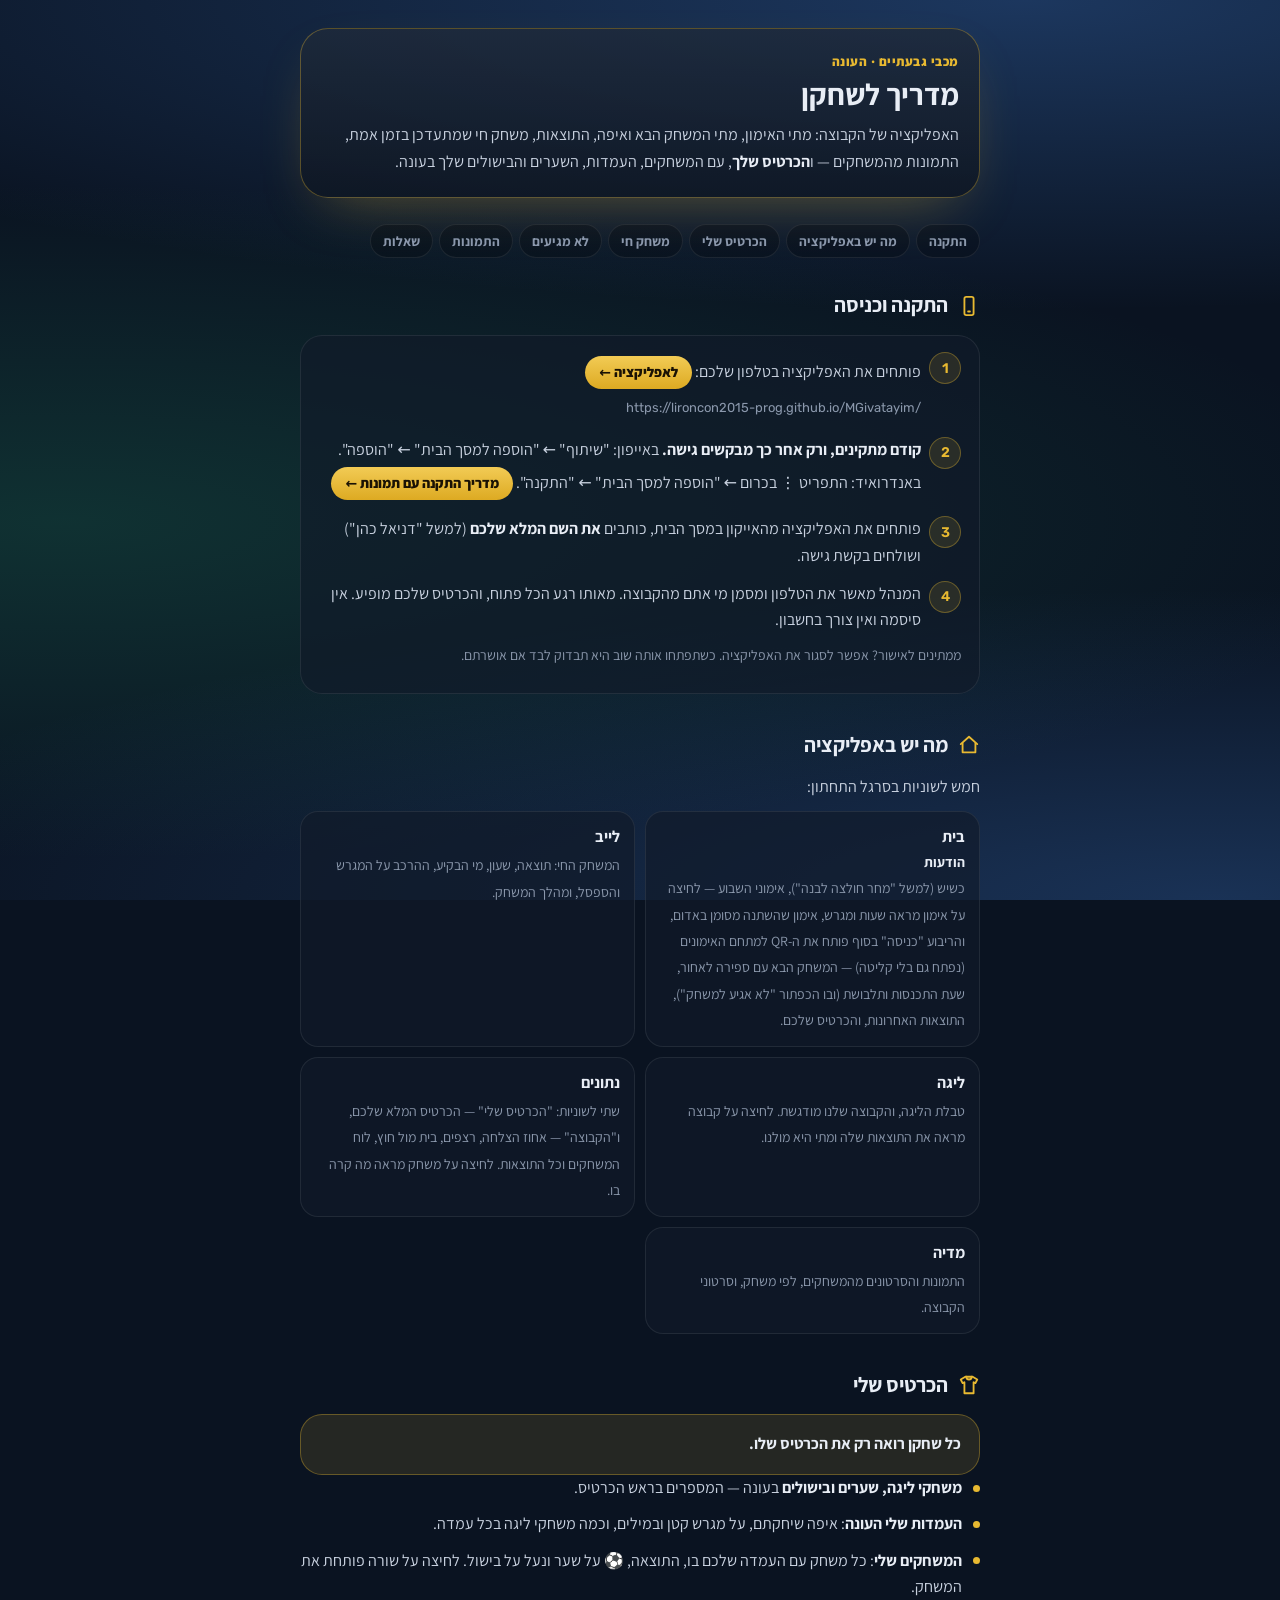
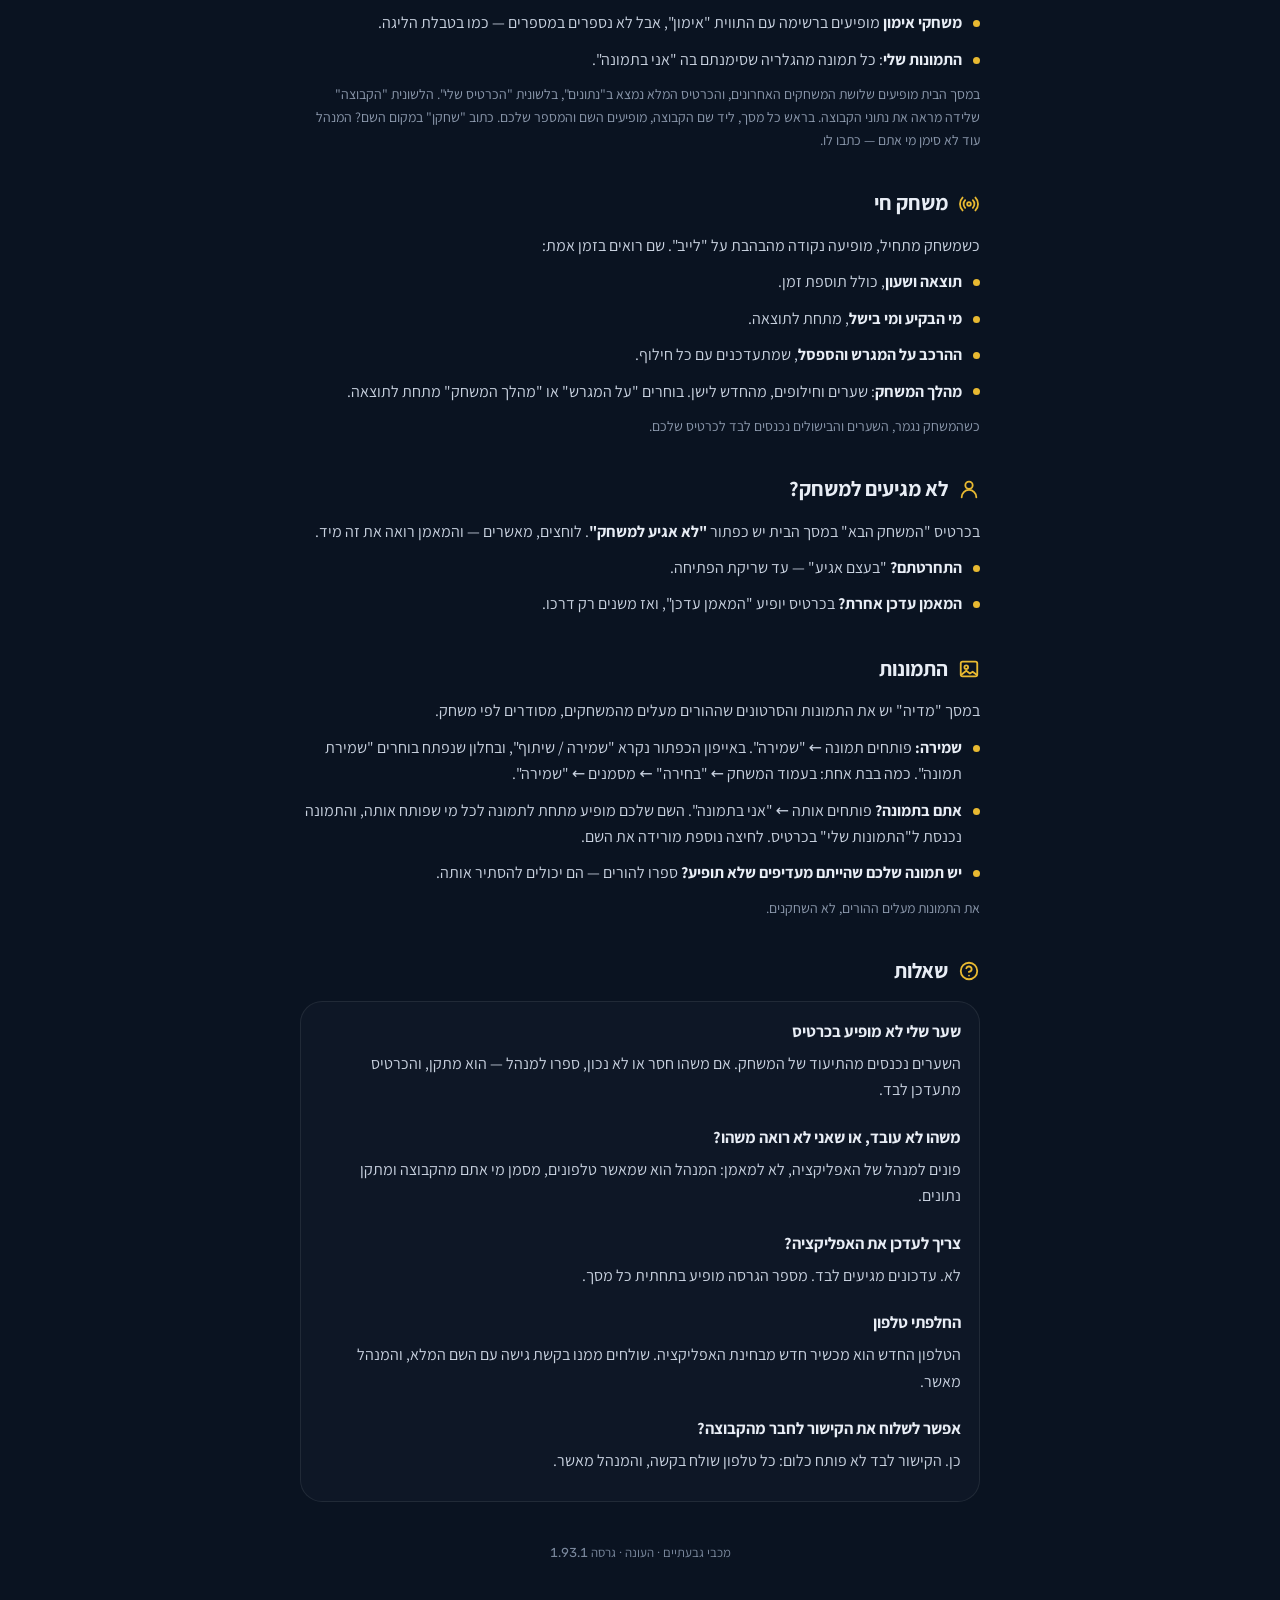
<file: docs/player.html>
<!doctype html>
<html lang="he" dir="rtl">
<head>
<meta charset="utf-8">
<meta name="viewport" content="width=device-width, initial-scale=1, viewport-fit=cover">
<meta name="robots" content="noindex">
<meta name="theme-color" content="#0A1321">
<title>מדריך לשחקן</title>
<meta name="description" content="מכבי גבעתיים · העונה — מדריך לשחקנים: התקנה, הכרטיס האישי, משחק חי והגלריה.">
<meta property="og:type" content="article">
<meta property="og:locale" content="he_IL">
<meta property="og:site_name" content="מכבי גבעתיים · העונה">
<meta property="og:title" content="מדריך לשחקן">
<meta property="og:description" content="איך מתקינים, מה יש באפליקציה, הכרטיס שלי, משחק חי והגלריה.">
<meta property="og:url" content="https://lironcon2015-prog.github.io/MGivatayim/docs/player.html">
<meta property="og:image" content="https://lironcon2015-prog.github.io/MGivatayim/docs/og-player.jpg?v=1">
<meta property="og:image:secure_url" content="https://lironcon2015-prog.github.io/MGivatayim/docs/og-player.jpg?v=1">
<meta property="og:image:type" content="image/jpeg">
<meta property="og:image:width" content="1200">
<meta property="og:image:height" content="630">
<meta property="og:image:alt" content="סמל מכבי גבעתיים">
<meta name="twitter:card" content="summary_large_image">
<link rel="icon" href="../icons/favicon-32.png?v=3" sizes="32x32">
<link rel="apple-touch-icon" href="../icons/apple-touch-icon.png?v=3">
<link rel="preconnect" href="https://fonts.googleapis.com">
<link rel="stylesheet" href="https://fonts.googleapis.com/css2?family=Assistant:wght@400;600;700;800&family=Rubik:wght@500;600;700&display=swap">
<style>
:root{
  color-scheme:dark;
  --bg:#0A1321;--surface:rgba(17,27,41,.66);--s2:rgba(255,255,255,.06);--well:rgba(0,0,0,.24);
  --line:rgba(255,255,255,.08);--line2:rgba(255,255,255,.14);
  --text:#E8EDF5;--body:#C9D2E0;--muted:#8B98AC;--faint:#7A889D;
  --gold:#E8B931;--gold-hi:#F2CB55;--gold-lo:#DDAA22;--gold-soft:rgba(232,185,49,.12);--gold-line:rgba(232,185,49,.34);--gold-glow:rgba(232,185,49,.4);--on-gold:#1A1204;
  --blue:#6DB3F5;
}
*{box-sizing:border-box}
body{margin:0;background:var(--bg);color:var(--text);font:16px/1.65 Assistant,system-ui,sans-serif;direction:rtl;padding-inline:16px;padding-block:28px 72px}
body::before{content:"";position:fixed;inset:0;z-index:-1;pointer-events:none;background:radial-gradient(150% 46% at 80% 0%,rgba(70,138,236,.3),transparent 75%),radial-gradient(140% 50% at 5% 58%,rgba(36,158,112,.22),transparent 75%),radial-gradient(150% 46% at 95% 100%,rgba(70,138,236,.26),transparent 75%),var(--bg)}
.wrap{max-width:680px;margin:0 auto}
.num{font-family:Rubik,system-ui,sans-serif;font-variant-numeric:tabular-nums}
.ltr{direction:ltr;unicode-bidi:isolate}

header.hero{padding:22px 20px;border-radius:28px;background:linear-gradient(180deg,rgba(31,42,58,.8),rgba(15,23,35,.8));border:1px solid var(--gold-line);box-shadow:0 22px 60px -26px var(--gold-glow);margin-bottom:26px}
.hero .eyebrow{font-size:13px;font-weight:800;color:var(--gold);letter-spacing:.04em;margin:0 0 4px}
.hero h1{font-size:30px;line-height:1.2;margin:0 0 10px;text-wrap:balance}
.hero p{margin:0;color:var(--body)}

nav.toc{display:flex;flex-wrap:wrap;gap:6px;margin:0 0 30px}
nav.toc a{font-size:13.5px;font-weight:700;color:var(--muted);text-decoration:none;padding:5px 12px;border-radius:999px;background:var(--well);border:1px solid var(--line)}
nav.toc a:hover,nav.toc a:focus-visible{color:var(--gold);border-color:var(--gold-line);outline:none}

section{margin:0 0 34px;scroll-margin-top:16px}
h2{display:flex;align-items:center;gap:10px;font-size:21px;margin:0 0 12px}
h2 svg{width:22px;height:22px;flex:none;color:var(--gold)}
h3{font-size:16.5px;margin:20px 0 6px}
p{margin:0 0 10px;color:var(--body)}
b,strong{color:var(--text)}
.card{background:var(--surface);border:1px solid var(--line);border-radius:22px;padding:16px 18px}
ul.list{margin:0;padding:0;list-style:none;display:grid;gap:10px}
ul.list li{position:relative;padding-inline-start:18px;color:var(--body)}
ul.list li::before{content:"";position:absolute;inset-inline-start:0;top:.62em;width:7px;height:7px;border-radius:50%;background:var(--gold)}
ol.steps{margin:0;padding:0;list-style:none;counter-reset:s;display:grid;gap:12px}
ol.steps li{counter-increment:s;display:grid;grid-template-columns:30px minmax(0,1fr);gap:10px;align-items:start;color:var(--body)}
ol.steps li::before{content:counter(s);font-family:Rubik,sans-serif;font-weight:600;font-size:14px;width:30px;height:30px;border-radius:50%;display:grid;place-items:center;background:var(--gold-soft);color:var(--gold);border:1px solid var(--gold-line)}
.screens{display:grid;grid-template-columns:repeat(2,minmax(0,1fr));gap:10px}
.screen{background:var(--surface);border:1px solid var(--line);border-radius:18px;padding:12px 14px}
.screen b{display:block;margin-bottom:2px}
.screen span{font-size:14px;color:var(--muted);line-height:1.5}
.note{font-size:14px;color:var(--muted);margin-top:10px}
.principle{border-color:var(--gold-line);background:var(--gold-soft)}
.principle p{color:var(--text);margin:0}

/* mini illustrations, drawn in the app's own language */
.demo{background:var(--surface);border:1px solid var(--line);border-radius:22px;padding:6px 16px;margin:10px 0 4px}
.demo-cap{font-size:12.5px;font-weight:800;color:var(--faint);letter-spacing:.03em;margin:14px 0 6px}
.mrow{display:grid;grid-template-columns:auto minmax(0,1fr) auto;gap:4px 10px;align-items:center;padding:10px 0}
.mrow+.mrow{border-top:1px solid var(--line)}
.mrow .n{font-size:13px;color:var(--faint);grid-row:span 3;align-self:start;padding-top:3px;min-width:1.4em;text-align:center}
.mrow .nm{font-weight:700}
.mrow .v{font-weight:600;font-size:17px}
.mrow.short .nm,.mrow.short .v{color:var(--gold)}
.dot{display:inline-block;width:8px;height:8px;border-radius:50%;margin-inline-end:7px;vertical-align:.06em;border:1.5px solid var(--faint)}
.dot.on{background:var(--text);border-color:var(--text)}
.track{grid-column:2/4;position:relative;height:6px;border-radius:4px;background:var(--well)}
.fill{position:absolute;inset-block:0;inset-inline-start:0;border-radius:4px;background:var(--faint)}
.short .fill{background:linear-gradient(180deg,var(--gold-hi),var(--gold-lo))}
.min{position:absolute;top:-4px;bottom:-4px;width:2px;margin-inline-start:-1px;border-radius:1px;background:var(--gold)}
.sub{grid-column:2/4;font-size:13px;color:var(--muted)}
.key{display:flex;flex-wrap:wrap;gap:4px 16px;font-size:13px;color:var(--muted);margin:2px 0 8px}
.key span{display:inline-flex;align-items:center}
.key i.tick{display:inline-block;width:2px;height:12px;background:var(--gold);border-radius:1px;margin-inline-end:6px}

.alert{display:flex;gap:12px;align-items:flex-start;padding:14px 16px;border-radius:20px;background:var(--gold-soft);border:1px solid var(--gold-line);margin:10px 0 4px}
.alert .ic{flex:none;width:30px;height:30px;border-radius:50%;background:var(--gold);color:var(--on-gold);display:grid;place-items:center}
.alert .ic svg{width:17px;height:17px}
.alert p{margin:0;color:var(--text);font-size:15px}
.alert p b{color:var(--gold)}
.alert ul{list-style:none;margin:8px 0 0;padding:0;display:grid;gap:6px}
.alert li{font-size:14.5px;padding:7px 11px;border-radius:12px;background:var(--well);color:var(--text)}
.alert li span{display:block;font-size:13px;color:var(--gold)}
.seg{display:flex;gap:4px;padding:3px;border-radius:999px;background:var(--well);border:1px solid var(--line);width:max-content;max-width:100%}
.seg span{font-size:13.5px;font-weight:700;padding:5px 14px;border-radius:999px;color:var(--muted);border:1px solid transparent}
.seg span.on{background:var(--gold-soft);color:var(--gold);border-color:var(--gold-line)}
.seg span.away{background:var(--s2);color:var(--text);border-color:var(--line2)}
.att{display:flex;align-items:center;gap:10px;padding:10px 0}
.att+.att{border-top:1px solid var(--line)}
.att .nm{flex:1;font-weight:700}
.att.gone .nm{color:var(--faint);text-decoration:line-through}
.att .n{font-size:13px;color:var(--faint);min-width:1.4em;text-align:center}
.stepper{display:flex;align-items:center;justify-content:center;gap:16px;padding:10px 0}
.stepper .b{width:40px;height:40px;border-radius:50%;display:grid;place-items:center;background:var(--s2);border:1px solid var(--line2);font-weight:700;font-size:20px}
.stepper .val{font-family:Rubik,sans-serif;font-size:30px;font-weight:600;color:var(--gold);padding:0 12px;border-radius:14px;background:var(--well);border:1px solid var(--line)}

table.season{width:100%;border-collapse:collapse;font-size:14px}
table.season th{font-size:12px;color:var(--muted);font-weight:700;padding:6px 4px;border-bottom:1px solid var(--line2);text-align:center}
table.season th:nth-child(2),table.season td:nth-child(2){text-align:start}
table.season td{padding:8px 4px;border-bottom:1px solid var(--line);text-align:center}
table.season tr:last-child td{border-bottom:0}
table.season td:first-child{color:var(--faint)}
table.season tr.short td:nth-child(2),table.season tr.short td:last-child{color:var(--gold);font-weight:700}
.tablewrap{overflow-x:auto}
footer{margin-top:40px;text-align:center;font-size:13px;color:var(--faint)}
@media (max-width:480px){.screens{grid-template-columns:minmax(0,1fr)}.hero h1{font-size:26px}}

.ctl{display:grid;gap:8px;margin:10px 0 4px}
.ctl-goals{display:grid;grid-template-columns:repeat(2,minmax(0,1fr));gap:8px}
.ctl-goal{padding:12px 8px;border-radius:18px;text-align:center;font-weight:800;background:linear-gradient(180deg,var(--gold-hi),var(--gold-lo));color:var(--on-gold)}
.ctl-goal.them{background:var(--s2);color:var(--text);border:1px solid var(--line2)}
.ctl-row{display:grid;grid-template-columns:repeat(3,minmax(0,1fr));gap:6px}
.ctl-btn{padding:9px 4px;border-radius:14px;text-align:center;font-size:13px;font-weight:700;background:var(--s2);border:1px solid var(--line);color:var(--body)}
.linkish{color:var(--muted);text-decoration:underline;text-underline-offset:3px;font-size:14px}
.sync{font-size:13.5px;color:var(--muted);text-align:center;margin:6px 0 0}
.code{display:flex;gap:8px;align-items:center;margin-top:10px}
.code .in{flex:1;padding:9px 12px;border-radius:14px;background:var(--well);border:1px solid var(--line2);color:var(--muted);font-family:Rubik,sans-serif;direction:ltr;text-align:start}
.code .go{padding:9px 16px;border-radius:999px;font-weight:800;background:linear-gradient(180deg,var(--gold-hi),var(--gold-lo));color:var(--on-gold)}

.app-link{display:flex;flex-wrap:wrap;align-items:center;gap:8px 12px;margin-top:14px}
.app-btn{display:inline-flex;align-items:center;gap:8px;padding:10px 18px;border-radius:999px;font-weight:800;text-decoration:none;background:linear-gradient(180deg,var(--gold-hi),var(--gold-lo));color:var(--on-gold);box-shadow:0 10px 26px -12px var(--gold-glow)}
.app-btn-sm{padding:5px 14px;font-size:14px;margin:4px 0;box-shadow:none}
.steps .app-url{display:block;margin:4px 0 6px}
.app-btn:focus-visible{outline:2px solid var(--gold);outline-offset:3px}
.app-url{font-family:Rubik,sans-serif;font-size:13px;color:var(--muted);direction:ltr;unicode-bidi:isolate;word-break:break-all;user-select:all}
</style>
</head>
<body>
<div class="wrap">
  <header class="hero">
    <p class="eyebrow">מכבי גבעתיים · העונה</p>
    <h1>מדריך לשחקן</h1>
    <p>האפליקציה של הקבוצה: מתי האימון, מתי המשחק הבא ואיפה, התוצאות, משחק חי שמתעדכן בזמן אמת, התמונות מהמשחקים — ו<b>הכרטיס שלך</b>, עם המשחקים, העמדות, השערים והבישולים שלך בעונה.</p>
  </header>

  <nav class="toc" aria-label="תוכן">
    <a href="#install">התקנה</a>
    <a href="#app">מה יש באפליקציה</a>
    <a href="#card">הכרטיס שלי</a>
    <a href="#live">משחק חי</a>
    <a href="#away">לא מגיעים</a>
    <a href="#gallery">התמונות</a>
    <a href="#faq">שאלות</a>
  </nav>

  <section id="install">
    <h2><svg viewBox="0 0 24 24" fill="none" stroke="currentColor" stroke-width="2" stroke-linecap="round" stroke-linejoin="round" aria-hidden="true"><rect x="7" y="2" width="10" height="20" rx="2"/><path d="M11 18h2"/></svg>התקנה וכניסה</h2>
    <div class="card">
      <ol class="steps">
        <li><span>פותחים את האפליקציה בטלפון שלכם: <a class="app-btn app-btn-sm" href="https://lironcon2015-prog.github.io/MGivatayim/">לאפליקציה ←</a> <span class="app-url">https://lironcon2015-prog.github.io/MGivatayim/</span></span></li>
        <li><span><b>קודם מתקינים, ורק אחר כך מבקשים גישה.</b> באייפון: "שיתוף" ← "הוספה למסך הבית" ← "הוספה". באנדרואיד: התפריט ⋮ בכרום ← "הוספה למסך הבית" ← "התקנה". <a class="app-btn app-btn-sm" href="install.html">מדריך התקנה עם תמונות ←</a></span></li>
        <li><span>פותחים את האפליקציה מהאייקון במסך הבית, כותבים <b>את השם המלא שלכם</b> (למשל "דניאל כהן") ושולחים בקשת גישה.</span></li>
        <li><span>המנהל מאשר את הטלפון ומסמן מי אתם מהקבוצה. מאותו רגע הכל פתוח, והכרטיס שלכם מופיע. אין סיסמה ואין צורך בחשבון.</span></li>
      </ol>
      <p class="note">ממתינים לאישור? אפשר לסגור את האפליקציה. כשתפתחו אותה שוב היא תבדוק לבד אם אושרתם.</p>
    </div>
  </section>

  <section id="app">
    <h2><svg viewBox="0 0 24 24" fill="none" stroke="currentColor" stroke-width="2" stroke-linecap="round" stroke-linejoin="round" aria-hidden="true"><path d="M3 11l9-8 9 8"/><path d="M5 10v10h14V10"/></svg>מה יש באפליקציה</h2>
    <p>חמש לשוניות בסרגל התחתון:</p>
    <div class="screens">
      <div class="screen"><b>בית</b><span><b>הודעות</b> כשיש (למשל "מחר חולצה לבנה"), אימוני השבוע — לחיצה על אימון מראה שעות ומגרש, אימון שהשתנה מסומן באדום, והריבוע "כניסה" בסוף פותח את ה-QR למתחם האימונים (נפתח גם בלי קליטה) — המשחק הבא עם ספירה לאחור, שעת התכנסות ותלבושת (ובו הכפתור "לא אגיע למשחק"), התוצאות האחרונות, והכרטיס שלכם.</span></div>
      <div class="screen"><b>לייב</b><span>המשחק החי: תוצאה, שעון, מי הבקיע, ההרכב על המגרש והספסל, ומהלך המשחק.</span></div>
      <div class="screen"><b>ליגה</b><span>טבלת הליגה, והקבוצה שלנו מודגשת. לחיצה על קבוצה מראה את התוצאות שלה ומתי היא מולנו.</span></div>
      <div class="screen"><b>נתונים</b><span>שתי לשוניות: "הכרטיס שלי" — הכרטיס המלא שלכם, ו"הקבוצה" — אחוז הצלחה, רצפים, בית מול חוץ, לוח המשחקים וכל התוצאות. לחיצה על משחק מראה מה קרה בו.</span></div>
      <div class="screen"><b>מדיה</b><span>התמונות והסרטונים מהמשחקים, לפי משחק, וסרטוני הקבוצה.</span></div>
    </div>
  </section>

  <section id="card">
    <h2><svg viewBox="0 0 24 24" fill="none" stroke="currentColor" stroke-width="2" stroke-linecap="round" stroke-linejoin="round" aria-hidden="true"><path d="M16 3l5 3-2 4-2-1v12H7V9L5 10 3 6l5-3z"/><path d="M9 3a3 3 0 0 0 6 0"/></svg>הכרטיס שלי</h2>
    <div class="card principle"><p><b>כל שחקן רואה רק את הכרטיס שלו.</b></p></div>
    <ul class="list">
      <li><b>משחקי ליגה, שערים ובישולים</b> בעונה — המספרים בראש הכרטיס.</li>
      <li><b>העמדות שלי העונה</b>: איפה שיחקתם, על מגרש קטן ובמילים, וכמה משחקי ליגה בכל עמדה.</li>
      <li><b>המשחקים שלי</b>: כל משחק עם העמדה שלכם בו, התוצאה, ⚽ על שער ונעל על בישול. לחיצה על שורה פותחת את המשחק.</li>
      <li><b>משחקי אימון</b> מופיעים ברשימה עם התווית "אימון", אבל לא נספרים במספרים — כמו בטבלת הליגה.</li>
      <li><b>התמונות שלי</b>: כל תמונה מהגלריה שסימנתם בה "אני בתמונה".</li>
    </ul>
    <p class="note">במסך הבית מופיעים שלושת המשחקים האחרונים, והכרטיס המלא נמצא ב"נתונים", בלשונית "הכרטיס שלי". הלשונית "הקבוצה" שלידה מראה את נתוני הקבוצה. בראש כל מסך, ליד שם הקבוצה, מופיעים השם והמספר שלכם. כתוב "שחקן" במקום השם? המנהל עוד לא סימן מי אתם — כתבו לו.</p>
  </section>

  <section id="live">
    <h2><svg viewBox="0 0 24 24" fill="none" stroke="currentColor" stroke-width="2" stroke-linecap="round" stroke-linejoin="round" aria-hidden="true"><circle cx="12" cy="12" r="2"/><path d="M16.2 7.8a6 6 0 0 1 0 8.4M7.8 16.2a6 6 0 0 1 0-8.4M19 5a10 10 0 0 1 0 14M5 19A10 10 0 0 1 5 5"/></svg>משחק חי</h2>
    <p>כשמשחק מתחיל, מופיעה נקודה מהבהבת על "לייב". שם רואים בזמן אמת:</p>
    <ul class="list">
      <li><b>תוצאה ושעון</b>, כולל תוספת זמן.</li>
      <li><b>מי הבקיע ומי בישל</b>, מתחת לתוצאה.</li>
      <li><b>ההרכב על המגרש והספסל</b>, שמתעדכנים עם כל חילוף.</li>
      <li><b>מהלך המשחק</b>: שערים וחילופים, מהחדש לישן. בוחרים "על המגרש" או "מהלך המשחק" מתחת לתוצאה.</li>
    </ul>
    <p class="note">כשהמשחק נגמר, השערים והבישולים נכנסים לבד לכרטיס שלכם.</p>
  </section>

  <section id="away">
    <h2><svg viewBox="0 0 24 24" fill="none" stroke="currentColor" stroke-width="2" stroke-linecap="round" stroke-linejoin="round" aria-hidden="true"><circle cx="12" cy="8" r="4"/><path d="M4 21a8 8 0 0 1 16 0"/></svg>לא מגיעים למשחק?</h2>
    <p>בכרטיס "המשחק הבא" במסך הבית יש כפתור <b>"לא אגיע למשחק"</b>. לוחצים, מאשרים — והמאמן רואה את זה מיד.</p>
    <ul class="list">
      <li><b>התחרטתם?</b> "בעצם אגיע" — עד שריקת הפתיחה.</li>
      <li><b>המאמן עדכן אחרת?</b> בכרטיס יופיע "המאמן עדכן", ואז משנים רק דרכו.</li>
    </ul>
  </section>

  <section id="gallery">
    <h2><svg viewBox="0 0 24 24" fill="none" stroke="currentColor" stroke-width="2" stroke-linecap="round" stroke-linejoin="round" aria-hidden="true"><rect x="3" y="4" width="18" height="16" rx="2"/><circle cx="9" cy="10" r="2"/><path d="m4 18 5-4 4 3 3-2 4 3"/></svg>התמונות</h2>
    <p>במסך "מדיה" יש את התמונות והסרטונים שההורים מעלים מהמשחקים, מסודרים לפי משחק.</p>
    <ul class="list">
      <li><b>שמירה:</b> פותחים תמונה ← "שמירה". באייפון הכפתור נקרא "שמירה / שיתוף", ובחלון שנפתח בוחרים "שמירת תמונה". כמה בבת אחת: בעמוד המשחק ← "בחירה" ← מסמנים ← "שמירה".</li>
      <li><b>אתם בתמונה?</b> פותחים אותה ← "אני בתמונה". השם שלכם מופיע מתחת לתמונה לכל מי שפותח אותה, והתמונה נכנסת ל"התמונות שלי" בכרטיס. לחיצה נוספת מורידה את השם.</li>
      <li><b>יש תמונה שלכם שהייתם מעדיפים שלא תופיע?</b> ספרו להורים — הם יכולים להסתיר אותה.</li>
    </ul>
    <p class="note">את התמונות מעלים ההורים, לא השחקנים.</p>
  </section>

  <section id="faq">
    <h2><svg viewBox="0 0 24 24" fill="none" stroke="currentColor" stroke-width="2" stroke-linecap="round" stroke-linejoin="round" aria-hidden="true"><circle cx="12" cy="12" r="9"/><path d="M9.1 9a3 3 0 0 1 5.8 1c0 2-3 3-3 3"/><path d="M12 17h.01"/></svg>שאלות</h2>
    <div class="card">
      <h3 style="margin-top:0">שער שלי לא מופיע בכרטיס</h3>
      <p>השערים נכנסים מהתיעוד של המשחק. אם משהו חסר או לא נכון, ספרו למנהל — הוא מתקן, והכרטיס מתעדכן לבד.</p>
      <h3>משהו לא עובד, או שאני לא רואה משהו?</h3>
      <p>פונים למנהל של האפליקציה, לא למאמן: המנהל הוא שמאשר טלפונים, מסמן מי אתם מהקבוצה ומתקן נתונים.</p>
      <h3>צריך לעדכן את האפליקציה?</h3>
      <p>לא. עדכונים מגיעים לבד. מספר הגרסה מופיע בתחתית כל מסך.</p>
      <h3>החלפתי טלפון</h3>
      <p>הטלפון החדש הוא מכשיר חדש מבחינת האפליקציה. שולחים ממנו בקשת גישה עם השם המלא, והמנהל מאשר.</p>
      <h3>אפשר לשלוח את הקישור לחבר מהקבוצה?</h3>
      <p>כן. הקישור לבד לא פותח כלום: כל טלפון שולח בקשה, והמנהל מאשר.</p>
    </div>
  </section>

  <footer>מכבי גבעתיים · העונה · גרסה <span class="num" id="app-version">1.16.0</span></footer>
  <script>
    // The app's version as the site declares it now; the text above is the fallback.
    fetch('../version.json', { cache: 'no-store' }).then((r) => r.json())
      .then((v) => { if (v && v.version) document.getElementById('app-version').textContent = v.version; })
      .catch(() => {});
  </script>
</div>
</body>
</html>
</file>
<file: styles.css>
/* ── Tokens ───────────────────────────────────────────────────────────────
   Gold carries the brand; green and red are spent only on match outcomes.
   Keeping them apart is what lets a result read at a glance — in the source
   mockups the brand colour and the "win" colour were the same green, and the
   result pills stopped standing out from the furniture.

   Blue is the second series colour (assists, away games), never a state.
   The ground is deep navy lit by soft blue and green glows pinned to the
   screen; cards are tinted glass over it, so each one picks up the
   colour of the light behind it. Only the lead card and the primary action
   glow gold — if everything glowed, nothing would. */
:root {
  --bg: #0A1321;
  --surface: rgba(17, 27, 41, .62);        /* glass: cards over the glows */
  --surface-solid: #111B2A;                /* where glass has nothing behind it: sheets, sticky rows */
  --surface-2: rgba(255, 255, 255, .06);   /* a step up inside a card: chips, discs */
  --well: rgba(0, 0, 0, .22);              /* a step down inside a card: inputs, countdown */
  --line: rgba(255, 255, 255, .08);
  --line-strong: rgba(255, 255, 255, .14);

  --text: #E8EDF5;
  --muted: #8B98AC;
  --faint: #7A889D;                        /* 5.2:1 on the ground, 4.6 on a card: small print read outdoors (was #66748A, 3.9) */

  --gold: #E8B931;
  --gold-hi: #F2CB55;
  --gold-lo: #DDAA22;
  --gold-dim: #A8862A;
  --gold-soft: rgba(232, 185, 49, .12);
  --gold-line: rgba(232, 185, 49, .34);
  --gold-glow: rgba(232, 185, 49, .42);
  --text-pulse: rgba(232, 237, 245, .55);   /* a player on the field, in the minutes list */
  --on-gold: #1A1204;
  --plaque: #0B1422;                      /* the dark disc behind a crest */
  --plaque-hi: #1A2A42;
  --plaque-ring: rgba(255, 255, 255, .2);
  --plaque-shadow: 0 4px 14px rgba(0, 0, 0, .45), inset 0 1px 0 rgba(255, 255, 255, .06);
  --gold-fill: linear-gradient(180deg, var(--gold-hi), var(--gold-lo));

  --blue: #6DB3F5;
  --blue-lo: #4A8FE8;
  --glow-blue: rgba(70, 138, 236, .36);
  --glow-green: rgba(36, 158, 112, .34);   /* ambient only: dim, never on a UI element */

  --win: #3FD173;
  --win-soft: rgba(47, 191, 98, .13);
  --win-line: rgba(47, 191, 98, .32);
  --loss: #F06A60;
  --loss-soft: rgba(228, 87, 77, .14);
  --loss-line: rgba(228, 87, 77, .34);
  --on-loss: #2A0806;                     /* text on the one red flag: a changed training */
  --draw: #A3AFC2;
  --draw-soft: rgba(124, 138, 160, .14);
  --draw-line: rgba(124, 138, 160, .32);
  --waze: #4A9EFF;

  --r-card: 26px;
  --r-tile: 20px;
  --r-field: 16px;
  --r-pill: 999px;
  --gap: 12px;
  --pad: 16px;
  --shell: 30rem;

  /* The floating nav and everything that has to clear it. */
  --nav-h: 66px;
  --nav-gap: 14px;
  --nav-space: calc(var(--nav-h) + var(--nav-gap) + env(safe-area-inset-bottom));
  /* Where the nav's top is now: lower once it shrinks on a scroll down.
     The floating bars ride it; the page's end keeps the full height, so
     the page does not change length under the finger. */
  --nav-float: calc(var(--nav-h) + var(--nav-gap) + env(safe-area-inset-bottom));

  --shadow-gold: 0 22px 60px -24px var(--gold-glow);
  --shadow-lift: 0 14px 40px rgba(0, 0, 0, .5);

  /* Liquid glass (the owner's pick, as in iOS 26/27) for what floats over the
     page: nearly clear, the content shows through, a bright rim and a lens
     highlight. Bars that carry a message to read in a second (toast, save,
     update) take the dense glass: blurred too, but dark enough for the sun. */
  /* Smoked, not clear (the owner, 1.81.1, from screenshots of the app): clear
     glass let white labels vanish over a yellow photo or the gold Waze button;
     the glass brings its own dark, so white reads over anything. */
  --glass-bg: linear-gradient(180deg, rgba(20, 30, 48, .58), rgba(10, 16, 28, .5));
  --glass-filter: blur(16px) saturate(1.4);
  --glass-rim: rgba(255, 255, 255, .18);
  --glass-shine: inset 0 1px 1px rgba(255, 255, 255, .45), inset 0 -1px 1px rgba(255, 255, 255, .12), inset 0 0 18px rgba(255, 255, 255, .05);
  --glass-shadow: 0 12px 30px rgba(0, 0, 0, .4);
  --glass-dense: rgba(14, 22, 36, .8);
}

/* ── Fonts ─────────────────────────────────────────────────────────────
   Served from here, not from Google Fonts: its stylesheet held up the
   first paint of every open once it was a day old in the browser's cache —
   three round trips to another host on a pitch-side line — and with no
   network the app fell back to Arial. One variable file per script and
   family, declared weight by weight exactly as Google declares them, so
   text renders as it did (a weight between two, like 500 in Assistant,
   still falls to the one below). Assistant and Rubik: SIL Open Font
   License 1.1 — assets/fonts/README.md. */
@font-face { font-family: 'Assistant'; font-weight: 400; font-display: swap; src: url(assets/fonts/assistant-hebrew.woff2) format('woff2');
  unicode-range: U+0307-0308, U+0590-05FF, U+200C-2010, U+20AA, U+25CC, U+FB1D-FB4F; }
@font-face { font-family: 'Assistant'; font-weight: 600; font-display: swap; src: url(assets/fonts/assistant-hebrew.woff2) format('woff2');
  unicode-range: U+0307-0308, U+0590-05FF, U+200C-2010, U+20AA, U+25CC, U+FB1D-FB4F; }
@font-face { font-family: 'Assistant'; font-weight: 700; font-display: swap; src: url(assets/fonts/assistant-hebrew.woff2) format('woff2');
  unicode-range: U+0307-0308, U+0590-05FF, U+200C-2010, U+20AA, U+25CC, U+FB1D-FB4F; }
@font-face { font-family: 'Assistant'; font-weight: 800; font-display: swap; src: url(assets/fonts/assistant-hebrew.woff2) format('woff2');
  unicode-range: U+0307-0308, U+0590-05FF, U+200C-2010, U+20AA, U+25CC, U+FB1D-FB4F; }
@font-face { font-family: 'Assistant'; font-weight: 400; font-display: swap; src: url(assets/fonts/assistant-latin.woff2) format('woff2');
  unicode-range: U+0000-00FF, U+0131, U+0152-0153, U+02BB-02BC, U+02C6, U+02DA, U+02DC, U+0304, U+0308, U+0329, U+2000-206F, U+20AC, U+2122, U+2191, U+2193, U+2212, U+2215, U+FEFF, U+FFFD; }
@font-face { font-family: 'Assistant'; font-weight: 600; font-display: swap; src: url(assets/fonts/assistant-latin.woff2) format('woff2');
  unicode-range: U+0000-00FF, U+0131, U+0152-0153, U+02BB-02BC, U+02C6, U+02DA, U+02DC, U+0304, U+0308, U+0329, U+2000-206F, U+20AC, U+2122, U+2191, U+2193, U+2212, U+2215, U+FEFF, U+FFFD; }
@font-face { font-family: 'Assistant'; font-weight: 700; font-display: swap; src: url(assets/fonts/assistant-latin.woff2) format('woff2');
  unicode-range: U+0000-00FF, U+0131, U+0152-0153, U+02BB-02BC, U+02C6, U+02DA, U+02DC, U+0304, U+0308, U+0329, U+2000-206F, U+20AC, U+2122, U+2191, U+2193, U+2212, U+2215, U+FEFF, U+FFFD; }
@font-face { font-family: 'Assistant'; font-weight: 800; font-display: swap; src: url(assets/fonts/assistant-latin.woff2) format('woff2');
  unicode-range: U+0000-00FF, U+0131, U+0152-0153, U+02BB-02BC, U+02C6, U+02DA, U+02DC, U+0304, U+0308, U+0329, U+2000-206F, U+20AC, U+2122, U+2191, U+2193, U+2212, U+2215, U+FEFF, U+FFFD; }
@font-face { font-family: 'Rubik'; font-weight: 500; font-display: swap; src: url(assets/fonts/rubik-hebrew.woff2) format('woff2');
  unicode-range: U+0307-0308, U+0590-05FF, U+200C-2010, U+20AA, U+25CC, U+FB1D-FB4F; }
@font-face { font-family: 'Rubik'; font-weight: 600; font-display: swap; src: url(assets/fonts/rubik-hebrew.woff2) format('woff2');
  unicode-range: U+0307-0308, U+0590-05FF, U+200C-2010, U+20AA, U+25CC, U+FB1D-FB4F; }
@font-face { font-family: 'Rubik'; font-weight: 700; font-display: swap; src: url(assets/fonts/rubik-hebrew.woff2) format('woff2');
  unicode-range: U+0307-0308, U+0590-05FF, U+200C-2010, U+20AA, U+25CC, U+FB1D-FB4F; }
@font-face { font-family: 'Rubik'; font-weight: 500; font-display: swap; src: url(assets/fonts/rubik-latin.woff2) format('woff2');
  unicode-range: U+0000-00FF, U+0131, U+0152-0153, U+02BB-02BC, U+02C6, U+02DA, U+02DC, U+0304, U+0308, U+0329, U+2000-206F, U+20AC, U+2122, U+2191, U+2193, U+2212, U+2215, U+FEFF, U+FFFD; }
@font-face { font-family: 'Rubik'; font-weight: 600; font-display: swap; src: url(assets/fonts/rubik-latin.woff2) format('woff2');
  unicode-range: U+0000-00FF, U+0131, U+0152-0153, U+02BB-02BC, U+02C6, U+02DA, U+02DC, U+0304, U+0308, U+0329, U+2000-206F, U+20AC, U+2122, U+2191, U+2193, U+2212, U+2215, U+FEFF, U+FFFD; }
@font-face { font-family: 'Rubik'; font-weight: 700; font-display: swap; src: url(assets/fonts/rubik-latin.woff2) format('woff2');
  unicode-range: U+0000-00FF, U+0131, U+0152-0153, U+02BB-02BC, U+02C6, U+02DA, U+02DC, U+0304, U+0308, U+0329, U+2000-206F, U+20AC, U+2122, U+2191, U+2193, U+2212, U+2215, U+FEFF, U+FFFD; }

* { box-sizing: border-box; }
/* display: flex on .btn and friends would otherwise beat the hidden attribute. */
[hidden] { display: none !important; }
html, body { margin: 0; padding: 0; }
/* A phone turned sideways keeps the type it was given (iOS enlarges it). */
html { -webkit-text-size-adjust: 100%; text-size-adjust: 100%; }
/* Two quick taps on a control are two taps, not a zoom: the minute's
   −1′ +1′, the coach's ±5 and the live buttons are pressed in a row, and
   iOS read the pair as a double tap and zoomed the page. Pinch still zooms. */
a, button, input, select, textarea, label, summary { touch-action: manipulation; }

/* The glows are pinned to the screen, not the page: a fixed layer behind
   everything, blue at the top, green-teal through the middle on the left,
   blue again low on the right. Cards scroll over it, so the same gap
   between two cards reads blue near the top of the screen and green as it
   passes the middle. A fixed pseudo-element and not background-attachment:
   fixed, which iOS Safari ignores. The body's own background stays
   transparent so the layer (z-index -1) is not painted over. */
html { background: var(--bg); }
body {
  min-height: 100vh;
  background: transparent;
  color: var(--text);
  font-family: Assistant, Heebo, "Segoe UI", system-ui, -apple-system, sans-serif;
  font-size: 15px;
  line-height: 1.6;
  -webkit-font-smoothing: antialiased;
  padding-bottom: env(safe-area-inset-bottom);
}
body::before {
  content: ""; position: fixed; inset: 0; z-index: -1; pointer-events: none;
  background:
    radial-gradient(150% 48% at 80% 0%, var(--glow-blue), transparent 75%),
    radial-gradient(140% 50% at 5% 58%, var(--glow-green), transparent 75%),
    radial-gradient(150% 46% at 95% 100%, rgba(70, 138, 236, .32), transparent 75%),
    var(--bg);
}
body.with-nav { padding-bottom: calc(var(--nav-space) + .5rem); }
/* Anything scrolled into view (a focused field, a test's click) stops short
   of the floating nav instead of landing underneath it. */
html:has(body.with-nav) { scroll-padding-bottom: calc(var(--nav-space) + 1rem); }

h1, h2, h3 { margin: 0; font-weight: 800; letter-spacing: -.015em; line-height: 1.25; }

/* Tabular figures everywhere a number can change under the reader: a ticking
   countdown that reflows its own width is the fastest way to look broken.
   Rubik's rounder digits carry the scoreboard look; Hebrew stays Assistant. */
.num { font-family: Rubik, Assistant, system-ui, sans-serif; font-variant-numeric: tabular-nums; font-feature-settings: "tnum"; }

.shell { max-width: var(--shell); margin: 0 auto; padding: 0 var(--pad) 2.5rem; }

/* ── Top bar ─────────────────────────────────────────────────────────── */
.topbar { padding-top: env(safe-area-inset-top); }
.topbar-inner {
  max-width: var(--shell); margin: 0 auto;
  padding: 1.3rem var(--pad) .2rem;
  display: flex; align-items: center; gap: .8rem;
}
/* The crest sits in a gold-to-blue ring with a soft halo: the one place the
   two accent colours meet. */
.crest {
  width: 54px; height: 54px; flex: none; border-radius: 50%; padding: 3px;
  display: grid; place-items: center;
  background: linear-gradient(145deg, var(--gold-hi), var(--blue-lo));
  box-shadow: 0 0 24px rgba(232, 185, 49, .32), 0 0 42px rgba(74, 143, 232, .24);
}
.crest svg { width: 24px; height: 24px; color: var(--on-gold); }
.crest img { border-radius: 50%; background: var(--bg); }
.crest img, .disc img { width: 100%; height: 100%; display: block; object-fit: contain; }
.topbar-text { min-width: 0; }
.topbar-text h1 { font-size: 1.4rem; line-height: 1.2; }
.topbar-text p { margin: 0; font-size: .84rem; color: var(--muted); }
/* The season tag as a button (when the roster is on): the season, and under
   it "הסגל ‹" — the only hint, no gold. */
.roster-tag {
  display: grid; justify-items: center; gap: 1px; padding: .3rem .7rem .25rem; border-radius: 14px;
  cursor: pointer; -webkit-tap-highlight-color: transparent; touch-action: manipulation;
}
.roster-tag:active { background: var(--surface-2); }
.roster-tag:focus-visible { outline: 2px solid var(--gold); outline-offset: 2px; }
.roster-hint { font-family: Assistant, system-ui, sans-serif; font-size: .66rem; font-weight: 700; color: var(--text); border-bottom: 1px dotted var(--faint); white-space: nowrap; }
/* Manager or coach: a word in the league line, its icon in gold. */
.role-mark { display: inline-flex; align-items: center; gap: .2rem; color: var(--text); font-weight: 700; white-space: nowrap; vertical-align: bottom; }
.role-mark svg { width: 13px; height: 13px; color: var(--gold); stroke-width: 1.8; }

/* The team card the title opens: who we are, then the squad, quietly —
   numbers in grey, names in body text, no gold, nothing to tap. */
.team-card { display: flex; align-items: center; gap: .75rem; padding-bottom: .9rem; border-bottom: 1px solid var(--line); }
.team-card .crest { width: 46px; height: 46px; }
.team-card b { display: block; font-size: 1.1rem; }
.team-card p { margin: 0; font-size: .84rem; color: var(--muted); }
.roster-head { display: flex; align-items: center; gap: .45rem; margin: .9rem 0 .3rem; }
.roster-head svg { width: 18px; height: 18px; color: var(--gold); flex: none; }
.roster-head h3 { font-size: 1rem; }
.roster-head .num { margin-inline-start: auto; font-size: .8rem; color: var(--faint); font-weight: 600; }
.roster { list-style: none; margin: 0; padding: 0; display: grid; grid-template-columns: repeat(2, minmax(0, 1fr)); column-gap: 1rem; }
.roster li { display: flex; align-items: baseline; gap: .55rem; padding: .42rem 0; border-bottom: 1px solid var(--line); min-width: 0; }
.roster li:nth-last-child(-n+2):nth-child(odd), .roster li:last-child { border-bottom: 0; }
.roster li .num { width: 1.6rem; flex: none; text-align: center; font-size: .82rem; color: var(--faint); font-weight: 600; font-variant-numeric: tabular-nums; }
.roster li span:last-child { color: var(--text); font-size: .92rem; white-space: nowrap; overflow: hidden; text-overflow: ellipsis; }

.season-tag {
  margin-inline-start: auto; flex: none;
  font-size: .76rem; font-weight: 700; color: #C3CCDA;
  background: rgba(255, 255, 255, .03); border: 1px solid var(--line-strong);
  border-radius: var(--r-pill); padding: .3rem .75rem;
}

/* ── Nav: a floating glass bar at the bottom ─────────────────────────── */
.nav {
  position: fixed; z-index: 40; inset-inline: 12px; bottom: calc(var(--nav-gap) + env(safe-area-inset-bottom));
  max-width: calc(var(--shell) - 8px); margin: 0 auto; height: var(--nav-h);
  display: flex; gap: 4px; padding: 6px;
  border-radius: var(--r-pill); background: rgba(12, 20, 33, .82);
  border: 1px solid rgba(255, 255, 255, .11);
  -webkit-backdrop-filter: blur(18px) saturate(1.2); backdrop-filter: blur(18px) saturate(1.2);
  box-shadow: var(--shadow-lift);
}
.nav a {
  position: relative; flex: 1; min-width: 0;
  display: flex; flex-direction: column; align-items: center; justify-content: center; gap: 1px;
  text-decoration: none; font-size: .72rem; font-weight: 700; color: var(--muted);
  border-radius: var(--r-pill); transition: background .15s, color .15s, box-shadow .15s;
  -webkit-tap-highlight-color: transparent;
}
.nav a svg { width: 22px; height: 22px; }
.nav a[aria-current="page"] {
  color: var(--gold); background: var(--gold-soft);
  box-shadow: inset 0 0 0 1px rgba(232, 185, 49, .25), 0 0 22px rgba(232, 185, 49, .18);
}
.nav a:focus-visible { outline: 2px solid var(--gold); outline-offset: 2px; }
/* Scrolling down to read, the nav shrinks to its icons (not gone: one tap
   still switches screens), and scrolling up brings it back — continuously,
   with the finger, as in Instagram: --nav-p (0 full, 1 small) follows the
   scroll (navShrink in app.js), and when the scroll stops it settles to
   one end, animated through the registered property. Everything that floats
   above the nav rides --nav-float with it. */
@property --nav-p { syntax: '<number>'; inherits: true; initial-value: 0; }
body {
  --nav-p: 0;
  --nav-now: calc(var(--nav-h) - 20px * var(--nav-p));
  --nav-float: calc(var(--nav-now) + var(--nav-gap) + env(safe-area-inset-bottom));
}
body.nav-settle { transition: --nav-p .38s cubic-bezier(.25, .8, .3, 1); }
.nav { height: var(--nav-now); inset-inline: calc(12px + 28px * var(--nav-p)); padding: calc(6px - 2px * var(--nav-p)); }
.nav a span { max-height: calc(1.2em * (1 - var(--nav-p))); opacity: calc(1 - 2 * var(--nav-p)); overflow: hidden; }
.nav a svg { width: calc(22px - 2px * var(--nav-p)); height: calc(22px - 2px * var(--nav-p)); }
.nav a .live-dot, .nav a .nav-dot { top: calc(9px - 4px * var(--nav-p)) !important; }

/* ── Sections & cards ────────────────────────────────────────────────── */
section { margin-top: 1.9rem; }
.sec-head { display: flex; align-items: center; gap: .5rem; margin-bottom: .75rem; }
.sec-head > svg { width: 22px; height: 22px; flex: none; color: var(--gold); }
.sec-head h2 { font-size: 1.2rem; white-space: nowrap; }
.sec-head .coach-only, .mn-home .coach-only, .live-tabs .coach-only {
  font-size: .72rem; font-weight: 600; color: var(--faint); white-space: nowrap; margin-inline-start: .35rem;
}
.sec-head h2 .coach-only { font-size: .78rem; }
.sec-head .aside { margin-inline-start: auto; font-size: .8rem; color: var(--faint); font-weight: 600; }
/* The narrowest phones: a head with its tools wraps instead of pushing the
   page sideways (the schedule's "import · + game" at 320px). */
@media (max-width: 340px) { .sec-head { flex-wrap: wrap; row-gap: .4rem; } }
.sec-head .aside a { color: var(--gold); text-decoration: none; }

.card {
  background: var(--surface); border: 1px solid var(--line);
  border-radius: var(--r-card); padding: var(--pad);
}
/* A card of rows runs its rows edge to edge, divided by hairlines. */
.card.rows { padding: .15rem var(--pad); }
.card-head { display: flex; align-items: baseline; gap: .5rem; margin-bottom: .9rem; }
.card-head h2 { font-size: 1.02rem; }
.card-head .aside { margin-inline-start: auto; font-size: .8rem; color: var(--muted); font-weight: 600; }

/* ── Next match: the lead card ───────────────────────────────────────── */
.hero {
  padding: 1.2rem 1.1rem 1.1rem; border-radius: 30px; border-color: var(--gold-line);
  background: linear-gradient(180deg, rgba(31, 42, 58, .8), rgba(15, 23, 35, .8));
  box-shadow: 0 0 0 1px rgba(232, 185, 49, .06), var(--shadow-gold);
}
.hero-top { display: flex; align-items: center; gap: .5rem; margin-bottom: 1.1rem; font-size: .82rem; }
.eyebrow {
  display: inline-flex; align-items: center; gap: .5rem;
  color: var(--gold); font-weight: 800; letter-spacing: .14em;
}
.eyebrow::before {
  content: ""; width: 7px; height: 7px; border-radius: 50%; background: var(--gold); box-shadow: 0 0 10px var(--gold);
}
.hero-meta { margin-inline-start: auto; color: var(--muted); font-weight: 600; }
.hero .empty { padding: 1rem .5rem .6rem; }
.badge {
  font-size: .73rem; font-weight: 700; padding: .18rem .55rem;
  border-radius: var(--r-pill); background: var(--gold-soft); color: var(--gold);
}
.badge.ghost { background: rgba(255,255,255,.06); color: var(--muted); }

.fixture { display: grid; grid-template-columns: minmax(0, 1fr) auto minmax(0, 1fr); align-items: center; gap: .4rem; }
.side { text-align: center; min-width: 0; }
.side .disc {
  width: 72px; height: 72px; margin: 0 auto .6rem; border-radius: 50%;
  display: grid; place-items: center; font-weight: 800; font-size: 1.3rem; color: #C3CCDA;
  background: rgba(255, 255, 255, .05); border: 1px solid var(--line-strong);
}
.side.us .disc { background: var(--gold-fill); color: var(--on-gold); border-color: transparent; box-shadow: 0 0 30px var(--gold-glow); }
/* Both crests sit on the same plaque: a dark disc with a thin light ring and
   a soft shadow, the badge inset so a shield's corners are not cut by the
   circle. Only ours keeps the gold halo — one gold lead per screen. */
.side.us .disc.has-img, .sc-crest, .disc:has(.opp-logo[src]), .sc-disc:has(.opp-logo[src]) {
  background: radial-gradient(circle at 50% 28%, var(--plaque-hi), var(--plaque) 72%);
  border: 1px solid var(--plaque-ring); box-shadow: var(--plaque-shadow);
}
.side.us .disc.has-img { overflow: hidden; box-shadow: var(--plaque-shadow), 0 0 30px var(--gold-glow); }
.side.us .disc.has-img img, .sc-crest img { padding: 5%; }
/* An opponent's uploaded crest sits over its initials, which show until the
   image arrives (and stay if it never does). */
.side .disc, .sc-disc { position: relative; }
.disc .opp-logo, .sc-disc .opp-logo { position: absolute; inset: 0; width: 100%; height: 100%; padding: 12%; object-fit: contain; }
.opp-logo:not([src]) { visibility: hidden; }
.disc:has(.opp-logo[src]), .sc-disc:has(.opp-logo[src]) { color: transparent; }
.side strong { display: block; font-size: 1rem; line-height: 1.3; }
.side span { font-size: .76rem; color: var(--faint); }
.vs { text-align: center; padding: 0 .2rem; }
.vs .kick { font-size: .95rem; color: var(--muted); }
.vs .word {
  font-family: Rubik, Assistant, sans-serif; font-size: 2.9rem; font-weight: 700; line-height: 1;
  background: linear-gradient(180deg, #8A9BB5, #4E5D75); -webkit-background-clip: text; background-clip: text; color: transparent;
}
.vs .date { margin-top: .35rem; font-size: .76rem; color: var(--muted); }

.countdown { display: grid; grid-template-columns: repeat(4, minmax(0, 1fr)); gap: 8px; margin-top: 1.2rem; }
.cd-unit { background: var(--well); border: 1px solid rgba(255, 255, 255, .1); border-radius: var(--r-tile); padding: .6rem .2rem .5rem; text-align: center; }
.cd-unit b { display: block; font-size: 1.75rem; font-weight: 600; line-height: 1.2; }
.cd-unit span { font-size: .72rem; color: var(--muted); }
.kickoff-past { margin-top: 1.1rem; text-align: center; color: var(--gold); font-weight: 700; }

.meta-row {
  display: flex; align-items: center; gap: .55rem; margin-top: .9rem;
  background: var(--well); border: 1px solid rgba(255, 255, 255, .1);
  border-radius: 22px; padding: .72rem 1rem; font-size: .88rem;
}
.meta-row svg { width: 18px; height: 18px; flex: none; color: var(--gold); }
.meta-row .sub { color: var(--muted); font-weight: 400; }
.meta-chips { display: flex; gap: 8px; margin-top: .5rem; }
.meta-chip {
  flex: 1; min-width: 0; display: flex; align-items: center; justify-content: center; gap: .4rem;
  padding: .5rem .6rem; border-radius: var(--r-pill); border: 1px solid var(--line);
  font-size: .78rem; color: var(--muted);
}
.meta-chip svg { width: 15px; height: 15px; flex: none; color: var(--gold); }

/* The primary action: a gold pill that throws light on what is under it.
   One line always: iOS kept a label measured before the font arrived, and
   "ניווט אל המגרש ב-Waze" broke over two lines until the next redraw. */
.btn {
  display: flex; align-items: center; justify-content: center; gap: .5rem;
  width: 100%; margin-top: .9rem; padding: .85rem 1.1rem;
  font: inherit; font-weight: 800; text-decoration: none; white-space: nowrap;
  border: 1px solid transparent; border-radius: var(--r-pill); cursor: pointer;
  background: var(--gold-fill); color: var(--on-gold);
  box-shadow: 0 10px 28px -8px rgba(232, 185, 49, .55);
  -webkit-tap-highlight-color: transparent; transition: transform .08s ease, filter .15s;
}
.btn:active { transform: scale(.98); }
.btn svg { width: 18px; height: 18px; }
.btn:focus-visible { outline: 2px solid var(--gold); outline-offset: 3px; }

/* ── This week's trainings: a calendar row above the next match ─────── */
/* Small, so the next match still fits the first screen. Gold is today only
   (the lead card owns the glow). A training that differs from the routine
   is framed red with a flag on its top edge: the owner asked for red, the
   one red outside match results — it has to stop a parent who knows the
   routine by heart. */
.week-sec + section { margin-top: 1.1rem; }
.wk-label { display: flex; align-items: center; gap: .45rem; margin-bottom: .45rem; font-size: .8rem; font-weight: 700; color: var(--muted); }
.wk-label .aside { margin-inline-start: auto; font-size: .75rem; font-weight: 600; color: var(--faint); }
.wk-next {
  font: inherit; font-size: .74rem; font-weight: 700; color: var(--gold); cursor: pointer;
  padding: .22rem .7rem; border-radius: var(--r-pill); background: var(--gold-soft); border: 1px solid var(--gold-line);
  -webkit-tap-highlight-color: transparent;
}
.wk-next:focus-visible { outline: 2px solid var(--gold); outline-offset: 2px; }
.wk-empty { padding: .9rem var(--pad); font-size: .85rem; color: var(--muted); text-align: center; }
.wk-empty p { margin: 0; }
/* The entry QR: a square at the end of the week, dashed like a game's; in a
   week without trainings it sits in the "no trainings" card. On white in
   its sheet — a scanner wants dark on light. */
.wk-day.qr-day { justify-content: center; gap: .3rem; background: transparent; border-style: dashed; color: var(--gold); }
.wk-day.qr-day svg { width: 24px; height: 24px; }
.wk-day.qr-day span { font-size: .72rem; font-weight: 700; }
.wk-empty.with-qr { display: flex; align-items: center; gap: .8rem; padding: .6rem; text-align: start; }
.wk-empty.with-qr p { flex: 1; padding-inline-start: .4rem; }
.wk-empty.with-qr .qr-day { width: 84px; flex: none; }
.qr-pass { background: #fff; border-radius: var(--r-tile); padding: 18px; display: grid; place-items: center; min-height: 200px; }
.qr-pass img { width: min(100%, 320px); height: auto; display: block; }
.qr-pass .empty { color: var(--on-gold); }
.qr-admin { display: flex; align-items: center; gap: var(--gap); }
/* The switch under the picture or the upload button: the same divider the
   settings' switches have between them (the owner: it sat tight against it). */
#entry-qr .opt { margin-top: 1.1rem; padding-top: 1rem; border-top: 1px solid var(--line); }
.qr-admin .row-btns { flex: 1; flex-direction: column; margin-top: 0; }
.qr-thumb { width: 112px; flex: none; background: #fff; border-radius: 12px; padding: 8px; }
.qr-thumb img { width: 100%; display: block; }
.qr-off { display: block; width: max-content; max-width: 100%; margin: .7rem auto 0; font-size: .78rem; color: var(--muted); border: 1px dashed var(--line-strong); border-radius: var(--r-pill); padding: .15rem .7rem; }
.week { display: grid; grid-template-columns: repeat(var(--n, 4), minmax(0, 1fr)); gap: 7px; padding-top: 8px; }
.wk-day {
  position: relative; min-width: 0; min-height: 84px; padding: .5rem .3rem; border-radius: var(--r-field);
  display: flex; flex-direction: column; align-items: center; text-align: center; line-height: 1.15;
  font: inherit; color: var(--text); background: var(--surface); border: 1px solid var(--line-strong);
  -webkit-tap-highlight-color: transparent;
}
button.wk-day { cursor: pointer; }
button.wk-day:active { transform: scale(.97); }
.wk-day:focus-visible { outline: 2px solid var(--gold); outline-offset: 2px; }
.wk-day .l { font-size: .72rem; font-weight: 700; }
.wk-day .n { margin-top: 1px; font-size: .72rem; color: var(--faint); }
.wk-day .t { margin-top: .35rem; font-size: .92rem; font-weight: 600; color: var(--muted); direction: ltr; unicode-bidi: isolate; }
.wk-day .v { max-width: 100%; margin-top: 1px; font-size: .68rem; color: var(--faint); white-space: nowrap; overflow: hidden; text-overflow: ellipsis; }
.wk-day.past { opacity: .42; }
.wk-day.today { background: var(--gold-soft); border-color: var(--gold-line); box-shadow: inset 0 0 0 1px var(--gold-line); }
.wk-day.today .l, .wk-day.today .t { color: var(--gold); }
.wk-day.chg { border: 1.5px solid var(--loss); box-shadow: none; }
.wk-day.chg:not(.today) { background: var(--loss-soft); }
.wk-day.chg .v { color: var(--loss); }
.wk-flag {
  position: absolute; top: -8px; left: 50%; transform: translateX(-50%);
  padding: 3px 7px; border-radius: var(--r-pill); white-space: nowrap;
  font-size: .62rem; font-weight: 800; line-height: 1; background: var(--loss); color: var(--on-loss);
}
.wk-day.cancelled .t, .wk-day.away .t { text-decoration: line-through; color: var(--faint); }
.wk-day.game { background: transparent; border-style: dashed; }
/* The week's game with no day yet (the owner's pick): a quiet gold flag where
   a changed training has its red one — nothing changed, it is just not known
   yet — a gold-tinted frame, the crest tagged home/away and the name. */
.wk-day.game { border-color: var(--gold-line); }
.wk-day.tbd { padding-top: .65rem; }
.wk-flag.game { background: var(--gold); color: var(--on-gold); }
.wk-day .opp { margin-top: .5rem; max-width: 100%; font-size: .66rem; font-weight: 700; line-height: 1.15; overflow-wrap: anywhere;
  display: -webkit-box; -webkit-line-clamp: 2; -webkit-box-orient: vertical; overflow: hidden; }
.wk-day .soon { margin-top: auto; padding-top: .25rem; font-size: .62rem; color: var(--faint); }
.wk-day .opp-plq.m { width: 34px; height: 34px; margin-top: .1rem; font-size: .62rem; }
.wk-day .opp-plq.s { width: 24px; height: 24px; margin-top: .3rem; font-size: .5rem; }
.tbd-opp { display: flex; align-items: center; gap: .8rem; margin-bottom: .4rem; }
.tbd-opp b { display: block; font-size: 1.05rem; }
.tbd-sub { font-size: .8rem; color: var(--faint); }
.opp-plq.big { width: 56px; height: 56px; font-size: 1rem; }
.wk-sub { color: var(--loss); font-weight: 700; }
.wk-was {
  display: grid; grid-template-columns: auto 1fr; gap: .35rem .8rem; margin: 0 0 .6rem;
  padding: .8rem 1rem; border-radius: 18px; border: 1.5px solid var(--loss); background: var(--loss-soft); font-size: .88rem;
}
.wk-was dt { color: var(--muted); }
.wk-was dd { margin: 0; }
.wk-was s { color: var(--faint); }
.wk-sheet .meta-row:first-child, .wk-was + .meta-row { margin-top: 0; }
.wk-sheet > .btn.secondary { margin-top: .6rem; }
.tr-seg { margin-bottom: .9rem; }
.tr-foot { margin: .8rem 0 0; text-align: center; }
.tr-fixed { margin: 0; }
.wk-sheet .meta-row + .meta-row { margin-top: .6rem; }
.wk-sheet.cancelled .meta-row b { text-decoration: line-through; color: var(--muted); }

/* ── Result pills ────────────────────────────────────────────────────── */
.form { display: flex; gap: 7px; }
/* The outcome reads first, the score under it. */
.form-pill {
  flex: 1; min-width: 0; display: flex; flex-direction: column-reverse; align-items: center; gap: 1px;
  text-align: center; border-radius: 22px; padding: .7rem .2rem .6rem;
  border: 1px solid transparent; font-size: .75rem; font-weight: 700;
}
.form-pill b { display: block; font-size: 1.3rem; font-weight: 600; line-height: 1.2; direction: ltr; unicode-bidi: isolate; }
/* A pill opens its match: a button, drawn exactly as the pill was. */
button.form-pill { margin: 0; font-family: inherit; line-height: inherit; cursor: pointer; -webkit-tap-highlight-color: transparent; }
button.form-pill:focus-visible { outline: 2px solid var(--gold); outline-offset: 2px; }
.form-pill.friendly { border-style: dashed; }
.is-win  { background: var(--win-soft);  color: var(--win);  border-color: var(--win-line); }
.is-loss { background: var(--loss-soft); color: var(--loss); border-color: var(--loss-line); }
.is-draw { background: var(--draw-soft); color: var(--draw); border-color: var(--draw-line); }

/* ── Stat tiles: label, big number, a line of context ────────────────── */
.tiles { display: grid; grid-template-columns: repeat(2, minmax(0, 1fr)); gap: var(--gap); }
.tiles.three { grid-template-columns: repeat(3, minmax(0, 1fr)); gap: 10px; }
.tile {
  display: flex; flex-direction: column;
  background: var(--surface); border: 1px solid var(--line); border-radius: var(--r-card); padding: 1rem 1.1rem .95rem;
}
.tile .label { order: 1; font-size: .82rem; font-weight: 700; color: #A7B2C4; }
.tile b { order: 2; display: block; font-size: 2.4rem; font-weight: 600; line-height: 1.15; margin: .3rem 0 .2rem; }
.tile .sub { order: 3; font-size: .76rem; color: var(--faint); }
.tiles.three .tile { padding: .85rem .8rem .8rem; }
.tiles.three .tile b { font-size: 1.85rem; }
.tile.accent b { color: var(--gold); }
.tile.good b { color: var(--win); }

/* ── The player's own card, the team message ───────────────────────── */
/* Chosen against a mockup: shirt and name, tiles, where he played (a small
   pitch and by name), his matches. Gold is his goals, blue his assists. */
.my-card { display: flex; flex-direction: column; gap: .85rem; }
.my-head { display: flex; align-items: center; gap: .65rem; }
.my-head > span:last-child { min-width: 0; }
.my-head b { display: block; font-size: 1.1rem; }
.my-head small { display: block; font-size: .8rem; color: var(--muted); }
.my-num {
  flex: none; width: 42px; height: 42px; border-radius: 13px; display: grid; place-items: center;
  background: var(--gold-soft); border: 1px solid var(--gold-line); color: var(--gold); font-size: 1.1rem; font-weight: 600;
}
.my-card .tile { background: var(--surface-2); }
.my-sub { display: flex; align-items: center; gap: .4rem; margin: .2rem 0 0; font-size: .82rem; font-weight: 700; color: var(--muted); }
.my-sub svg { width: 15px; height: 15px; color: var(--gold); }
.my-pos { display: grid; grid-template-columns: 84px minmax(0, 1fr); gap: .8rem; align-items: center; }
.my-pitch {
  position: relative; height: 110px; border-radius: 10px; overflow: hidden;
  background: var(--well); border: 1px solid var(--line);
}
.my-pitch::before { content: ''; position: absolute; inset: 50% 0 auto; border-top: 1px solid var(--line); }
.my-pitch::after { content: ''; position: absolute; left: 30%; right: 30%; bottom: 0; height: 15%; border: 1px solid var(--line); border-bottom: 0; }
.my-pitch span {
  position: absolute; width: 8px; height: 8px; border-radius: 50%; transform: translate(-50%, -50%);
  background: var(--gold); opacity: .55; box-shadow: 0 0 0 3px var(--gold-soft);
}
.my-pitch span.main { width: 13px; height: 13px; opacity: 1; }
.my-chips { display: flex; flex-wrap: wrap; gap: .4rem; }
.my-chip {
  display: inline-flex; align-items: center; gap: .3rem; padding: .25rem .65rem; border-radius: var(--r-pill);
  background: var(--surface-2); border: 1px solid var(--line); font-size: .82rem; font-weight: 600;
}
.my-chip.main { background: var(--gold-soft); border-color: var(--gold-line); }
.my-chip .num { color: var(--muted); font-size: .76rem; direction: ltr; unicode-bidi: isolate; }
.my-row {
  display: flex; align-items: center; gap: .6rem; width: 100%; padding: .6rem 0; text-align: start;
  background: none; border: 0; color: inherit; font: inherit; touch-action: manipulation; cursor: pointer;
}
.my-row + .my-row { border-top: 1px solid var(--line); }
.my-date { flex: none; width: 2.6rem; text-align: center; font-size: .78rem; color: var(--faint); }
.my-row .sc-disc.my-opp { flex: none; position: relative; width: 30px; height: 30px; font-size: .68rem; }
.my-row .who { flex: 1; min-width: 0; }
.my-row .who b { display: block; font-size: .93rem; white-space: nowrap; overflow: hidden; text-overflow: ellipsis; }
.my-row .who > span { display: flex; flex-wrap: wrap; align-items: center; gap: .4rem; font-size: .78rem; color: var(--muted); }
.my-at { color: var(--text); }
.my-mark { display: inline-flex; align-items: center; gap: .15rem; font-weight: 700; }
.my-mark svg { width: 14px; height: 14px; }
.my-mark .num { direction: ltr; unicode-bidi: isolate; }
.my-mark.g { color: var(--gold); }
.my-mark.a { color: var(--blue); }
.my-tag { flex: none; font-size: .72rem; color: var(--muted); border: 1px dashed var(--faint); border-radius: 999px; padding: .05rem .5rem; }
.my-res { flex: none; padding: .2rem .55rem; border-radius: var(--r-pill); border: 1px solid; font-size: .86rem; font-weight: 600; direction: ltr; unicode-bidi: isolate; }
.my-res b { color: var(--gold); font-weight: 600; }
.my-res.friendly { border-style: dashed; }
/* The stats screen's switch, and the manager's and the coach's player cards. */
.stats-pane { margin: 1.9rem 0 1.1rem; }  /* the first thing on screen, where every other screen starts its first section */
.stats-pane button { flex: 1; }
.pick-grid { display: grid; grid-template-columns: repeat(2, minmax(0, 1fr)); gap: .5rem; margin-top: .6rem; }
.pick-player {
  display: flex; align-items: center; gap: .55rem; min-width: 0; padding: .6rem .7rem; text-align: start;
  background: var(--surface); border: 1px solid var(--line); border-radius: var(--r-field); color: inherit; font: inherit;
  cursor: pointer; touch-action: manipulation;
}
.pick-player:focus-visible { outline: 2px solid var(--gold); outline-offset: 2px; }
.pick-player > .num { flex: none; width: 1.6rem; text-align: center; color: var(--muted); font-weight: 600; }
.pick-player > span:last-child { min-width: 0; }
.pick-player b { display: block; font-size: .88rem; white-space: nowrap; overflow: hidden; text-overflow: ellipsis; }
.pick-player small { display: block; font-size: .74rem; color: var(--faint); }
.viewing {
  display: flex; align-items: center; gap: .5rem; padding: .55rem .75rem; border-radius: var(--r-field);
  background: var(--well); border: 1px dashed var(--line-strong); font-size: .85rem; color: var(--muted);
}
.viewing > svg { width: 16px; height: 16px; flex: none; color: var(--gold); }
.viewing .linkish { margin-inline-start: auto; white-space: nowrap; color: var(--gold); font-weight: 700; }
.card-step { display: flex; align-items: center; justify-content: space-between; margin: .7rem 0 1rem; font-size: .82rem; color: var(--faint); }
.msg-card { display: flex; gap: .75rem; align-items: flex-start; }
.msg-card > svg { width: 20px; height: 20px; flex: none; color: var(--gold); margin-top: .15rem; }
.msg-card .msg-body { flex: 1; min-width: 0; }
.msg-card .msg-label { display: block; font-size: .78rem; font-weight: 700; color: var(--gold); }
.msg-card p { margin: .2rem 0 0; white-space: pre-line; overflow-wrap: anywhere; }
.msg-card .msg-at { font-size: .74rem; color: var(--faint); }
.msg-edit { flex: none; }
.msg-add { display: flex; align-items: center; gap: .5rem; width: 100%; color: var(--muted); background: none; border: 1px dashed var(--line); border-radius: var(--r-card); padding: .75rem 1rem; font: inherit; }
.msg-add svg { width: 16px; height: 16px; color: var(--gold); }

/* ── Split bars ──────────────────────────────────────────────────────── */
.split + .split { margin-top: 1rem; }
.split-head { display: flex; align-items: baseline; gap: .4rem; font-size: .86rem; margin-bottom: .45rem; }
.split-head b { font-weight: 700; }
.split-head .rec { margin-inline-start: auto; color: var(--muted); font-size: .8rem; }
.bar { height: 9px; border-radius: var(--r-pill); background: rgba(255,255,255,.07); overflow: hidden; }
.bar > i { display: block; height: 100%; border-radius: var(--r-pill); background: linear-gradient(90deg, var(--gold), var(--gold-hi)); box-shadow: 0 0 12px rgba(232, 185, 49, .5); }
.split.away .bar > i { background: linear-gradient(90deg, var(--blue-lo), var(--blue)); box-shadow: 0 0 12px rgba(90, 169, 240, .5); }

/* ── Leader rows ─────────────────────────────────────────────────────── */
.leader { display: flex; align-items: center; gap: .8rem; padding: .85rem 0; }
.leader + .leader { border-top: 1px solid var(--line); }
.rank {
  width: 38px; height: 38px; flex: none; border-radius: 50%;
  display: grid; place-items: center; font-size: .92rem; font-weight: 600;
  background: var(--surface-2); color: #9AA7BA;
}
.leader:first-child .rank { background: var(--gold-fill); color: var(--on-gold); box-shadow: 0 0 18px rgba(232, 185, 49, .45); }
.leader .who { min-width: 0; flex: 1; }
.leader .who b { display: block; font-size: 1rem; font-weight: 700; }
.leader .who span { font-size: .78rem; color: var(--faint); }
.leader .figs { display: flex; gap: .5rem; flex: none; }
.fig { text-align: center; min-width: 40px; }
.fig b { display: block; font-size: 1.3rem; font-weight: 600; line-height: 1.2; }
.fig span { font-size: .68rem; color: var(--faint); }
.fig.g b { color: var(--gold); }
/* Assists are the blue series wherever they appear. */
.fig.a b { color: var(--blue); }
/* Nothing happened: a zero recedes, so the eye goes to what did (the owner's ask). */
.fig.zero b { color: var(--faint); font-weight: 500; opacity: .6; }

/* ── Match history ───────────────────────────────────────────────────── */
.match { display: flex; align-items: center; gap: .6rem; padding: .85rem 0; }
.match + .match { border-top: 1px solid var(--line); }
.match .when { flex: none; width: 44px; font-size: .7rem; line-height: 1.25; color: var(--faint); white-space: nowrap; }
.match .when b { display: block; font-size: .86rem; color: var(--muted); font-weight: 500; }
.match .ha {
  flex: none; width: 38px; height: 38px; border-radius: 50%; display: grid; place-items: center;
  font-size: .72rem; font-weight: 700; background: var(--surface-2); color: #A7B2C4;
}
/* The opponent's crest on the plaque of the next-match card, home/away on
   its lower edge (schedule rows, the week's undated game). */
.opp-tag { position: relative; flex: none; }
.opp-plq {
  position: relative; width: 38px; height: 38px; border-radius: 50%; display: grid; place-items: center;
  font-size: .72rem; font-weight: 800; color: #C3CCDA;
  background: radial-gradient(circle at 50% 28%, var(--plaque-hi), var(--plaque) 72%);
  border: 1px solid var(--plaque-ring); box-shadow: var(--plaque-shadow);
}
.opp-plq .opp-logo { position: absolute; inset: 0; width: 100%; height: 100%; padding: 13%; object-fit: contain; }
.opp-plq:has(.opp-logo[src]) { color: transparent; }
/* A round crest fills its plaque like ours (shapeOfPixels in components.js);
   a shield or a square keeps the margin that saves its corners. */
.disc .opp-logo.round, .sc-disc .opp-logo.round, .opp-plq .opp-logo.round { padding: 5%; }
.opp-tag em {
  position: absolute; inset-inline: -6px; bottom: -7px; margin: auto; width: fit-content; padding: 0 5px; border-radius: var(--r-pill);
  font-style: normal; font-size: .58rem; font-weight: 700; line-height: 1.45; white-space: nowrap;
  background: var(--surface-solid); color: #A7B2C4; border: 1px solid var(--line-strong);
}
.match .who { flex: 1; min-width: 0; }
.match .who b { display: block; font-size: .94rem; font-weight: 700; }
.match .who span { font-size: .75rem; color: var(--faint); }
/* Our goals are always the first number, in gold, and the opponent's second.
   The score is never rendered from a raw string — a flipped scoreline is the
   one bug in an app like this that nobody forgives. */
.score { flex: none; display: flex; align-items: center; gap: .2rem; font-weight: 600; font-size: 1.3rem;
  direction: ltr; unicode-bidi: isolate; }
.score .ours { color: var(--gold); }
.score .sep { color: var(--faint); font-weight: 500; }
/* In a fixture row the kick-off time sits where a result has its score. */
.fixture-row .kick { flex: none; font-size: 1rem; font-weight: 600; color: var(--muted); direction: ltr; unicode-bidi: isolate; }
/* Postponed or cancelled: the row dimmed, its word where the time goes; a
   cancelled one struck through. Neutral, not red (red is for results). */
.fixture-row.off .when, .fixture-row.off .opp-tag { opacity: .55; }
.fixture-row.off .who b { color: var(--muted); }
.fixture-row.cancelled .who b, .fixture-row.cancelled .when { text-decoration: line-through; }
.off-tag { flex: none; font-size: .74rem; font-weight: 700; padding: .2rem .65rem; border-radius: var(--r-pill);
  color: var(--muted); border: 1px solid var(--line); background: var(--well); }
.fixture-row.postponed .off-tag { color: var(--gold); border-color: var(--gold-line); background: var(--gold-soft); }
.tag {
  flex: none; font-size: .74rem; font-weight: 700; padding: .2rem .65rem;
  border-radius: var(--r-pill); border: 1px solid transparent; text-align: center;
}

/* A narrow phone (iPhone SE / mini, 320–375px): the opponent's name got a
   word per line and the score was drawn over it. The outcome pill becomes a
   dot in its colours (the word stays for screen readers), the home/away disc
   shrinks, and a long word may break rather than spill. */
.match .who b { overflow-wrap: anywhere; }
@media (max-width: 374px) {
  .match { gap: .45rem; }
  .match .ha { width: 32px; height: 32px; font-size: .66rem; }
  .match .tag { width: 10px; height: 10px; padding: 0; font-size: 0; border-radius: 50%; border: 0; background: currentColor; }
  .score { font-size: 1.15rem; }
}

/* ── Media ───────────────────────────────────────────────────────────── */
.video {
  display: block; text-decoration: none; color: inherit; overflow: hidden;
  background: var(--surface); border: 1px solid var(--line); border-radius: var(--r-card);
}
.video + .video { margin-top: var(--gap); }
.thumb {
  position: relative; aspect-ratio: 16 / 9;
  background:
    radial-gradient(200px 110px at 22% 6%, rgba(255, 255, 255, .22), transparent 60%),
    radial-gradient(200px 110px at 78% 4%, rgba(255, 255, 255, .16), transparent 60%),
    linear-gradient(160deg, #22324A, #121C2B);
  display: grid; place-items: center;
}
/* The poster fills the frame under the play button; with none, the gradient
   behind it is the card. */
.thumb { overflow: hidden; }
.thumb-img { position: absolute; inset: 0; width: 100%; height: 100%; object-fit: cover; }
.thumb-img:not([src]) { display: none; }
.thumb .play, .thumb .dur { position: relative; z-index: 1; }
.thumb .play {
  width: 58px; height: 58px; border-radius: 50%; background: var(--gold-fill);
  display: grid; place-items: center; color: var(--on-gold); box-shadow: 0 0 30px rgba(232, 185, 49, .55);
}
.thumb .play svg { width: 22px; height: 22px; }
.thumb .dur {
  position: absolute; inset-block-end: .6rem; inset-inline-end: .7rem;
  background: rgba(0,0,0,.6); border-radius: 8px; padding: .06rem .5rem;
  font-size: .74rem; font-weight: 600;
}
.video .cap { display: flex; align-items: baseline; gap: .5rem; padding: .8rem 1rem .85rem; }
.video .cap b { font-size: .94rem; font-weight: 700; }
.video .cap span { margin-inline-start: auto; font-size: .76rem; color: var(--faint); flex: none; }

/* ── Links ───────────────────────────────────────────────────────────── */
.link { display: flex; align-items: center; gap: .8rem; padding: .85rem 0; text-decoration: none; color: inherit; }
.link + .link { border-top: 1px solid var(--line); }
.link .ico {
  width: 42px; height: 42px; flex: none; border-radius: 50%; display: grid; place-items: center;
  background: var(--gold-soft); color: var(--gold); border: 1px solid rgba(232, 185, 49, .22);
}
.link .ico svg { width: 18px; height: 18px; }
.link .txt { flex: 1; min-width: 0; }
.link .txt b { display: block; font-size: .94rem; font-weight: 700; }
.link .txt span { font-size: .78rem; color: var(--faint); }
.link .chev { color: var(--faint); flex: none; }
.link .chev svg { width: 16px; height: 16px; }
.link[aria-disabled="true"] { opacity: .5; cursor: default; }

/* ── Insights ────────────────────────────────────────────────────────── */
.insight { display: flex; gap: .65rem; padding: .75rem 0; font-size: .92rem; }
.insight + .insight { border-top: 1px solid var(--line); }
.insight .dot { width: 7px; height: 7px; border-radius: 50%; background: var(--gold); box-shadow: 0 0 8px var(--gold); flex: none; margin-top: .6rem; }
.insight b { color: var(--gold); font-weight: 700; }

.note { font-size: .8rem; color: var(--faint); margin: .8rem 0 0; }
/* A sample schedule: a quiet line under the heading, the icon in gold so the eye stops. */
.sample-note { display: flex; align-items: flex-start; gap: .4rem; margin: -.3rem 2px .65rem; font-size: .82rem; line-height: 1.45; color: var(--muted); }
.sample-note svg { width: 15px; height: 15px; flex: none; margin-top: .15rem; color: var(--gold); }
.foot { margin-top: 2.2rem; text-align: center; font-size: .78rem; color: var(--faint); }

/* ── Segmented control ───────────────────────────────────────────────── */
/* Every switch in the app — tabs, the attendance and role switches — is
   one well with the chosen option lit in soft gold and a gold outline, as in
   the owner's mockup. Not solid gold: a switch is furniture, and a solid
   gold pill competed with the one lead card each screen is allowed. */
.seg { display: flex; gap: 4px; background: var(--well); border: 1px solid var(--line); border-radius: var(--r-pill); padding: 3px; }
.seg button {
  flex: 1; display: inline-flex; align-items: center; justify-content: center; gap: .4rem;
  font: inherit; font-size: .88rem; font-weight: 700; cursor: pointer;
  border: 1px solid transparent; border-radius: var(--r-pill); padding: .55rem .3rem;
  background: transparent; color: var(--muted); transition: background .15s, color .15s, border-color .15s;
}
.seg button[aria-selected="true"], .seg button[aria-pressed="true"] { background: var(--gold-soft); color: var(--gold); border-color: var(--gold-line); }
.seg button:focus-visible { outline: 2px solid var(--gold); outline-offset: 2px; }

.empty { text-align: center; color: var(--faint); padding: 1.6rem .5rem; font-size: .9rem; }

@media (prefers-reduced-motion: reduce) { * { transition: none !important; animation: none !important; } }

/* ── Gate ────────────────────────────────────────────────────────────── */
/* Every screen before the season is one gold-framed card: the same lead
   treatment as the next match, because it is the one thing on the page. */
.gate {
  padding: 1.4rem 1.25rem; border-radius: 30px; border-color: var(--gold-line);
  background: linear-gradient(180deg, rgba(31, 42, 58, .8), rgba(15, 23, 35, .8));
  box-shadow: var(--shadow-gold);
}
.gate h2 { display: flex; align-items: center; gap: .5rem; font-size: 1.25rem; margin-bottom: .55rem; }
.gate h2::before { content: ""; width: 8px; height: 8px; flex: none; border-radius: 50%; background: var(--gold); box-shadow: 0 0 10px var(--gold); }
.gate-lead { margin: 0 0 1.1rem; color: #A7B2C4; }
.gate-lead b { color: var(--text); }
.gate-foot { margin: 1.2rem 0 0; text-align: center; font-size: .82rem; }
.gate-foot a, .foot a { color: var(--faint); }
/* The entry code from the manager: folded under the request, a quiet line. */
.code-entry { margin-top: 1rem; }
.code-entry summary { list-style: none; cursor: pointer; text-align: center; font-size: .85rem; color: var(--muted); text-decoration: underline; text-underline-offset: 3px; }
.code-entry summary::-webkit-details-marker { display: none; }
.code-entry[open] summary { margin-bottom: .6rem; }
.code-entry input { letter-spacing: .12em; text-align: center; }
.code-box { display: flex; align-items: center; gap: .5rem; }
.code-box input { flex: 1; min-width: 0; }
.code-box .btn.small { flex: none; }
/* The manager's side: one line under the holder, gold once a code is set. */
.entry-link { display: inline-flex; align-items: center; gap: .3rem; align-self: flex-start; margin-top: .15rem; text-decoration: none; }
.entry-link svg { width: 14px; height: 14px; }
.entry-link.on { color: var(--gold); }
.entry-code { margin: .4rem 0 .2rem; text-align: center; font-size: 2rem; font-weight: 700; letter-spacing: .14em; color: var(--gold); }
.gate code { direction: ltr; unicode-bidi: isolate; font-size: .85em; background: rgba(255,255,255,.06); padding: .05em .35em; border-radius: 5px; }
.stale { text-align: center; color: var(--gold-dim); }

/* ── Forms ───────────────────────────────────────────────────────────── */
.form-stack { display: grid; gap: .9rem; }
/* min-width: 0 on the field and its control: a grid item's minimum is its
   content's, and iOS gives date and time inputs a wide intrinsic width —
   in a two-column grid the date pushed over its neighbour and the two
   pickers overlapped. */
/* align-content: start — a field beside one with a hint is stretched to the
   row's height, and the stretch went into its input: the date box grew
   taller than the time box beside it. */
.field { display: grid; align-content: start; gap: .35rem; min-width: 0; font-size: .8rem; font-weight: 700; color: #A7B2C4; }
.field small { font-weight: 500; color: var(--faint); font-size: .74rem; }
.field .req { color: var(--gold); font-style: normal; }
.field input, .field select, .field textarea, .pair input {
  width: 100%; min-width: 0; max-width: 100%; font: inherit; font-size: .95rem; font-weight: 500; color: var(--text);
  background: var(--well); border: 1px solid rgba(255, 255, 255, .11); border-radius: var(--r-field);
  padding: .65rem .85rem; min-height: 46px; transition: border-color .15s, box-shadow .15s;
}
/* Safari draws date/time as a native control that ignores width and centres
   its text; stripping its appearance makes it size and align like the rest. */
.field input[type="date"], .field input[type="time"], .pair input[type="date"], .pair input[type="time"] {
  -webkit-appearance: none; appearance: none; display: block; text-align: start; height: 46px;
}
.field input::-webkit-date-and-time-value, .pair input::-webkit-date-and-time-value { text-align: start; }
.field textarea { resize: vertical; min-height: 78px; line-height: 1.5; }
/* Focus is a gold ring with a little light, not an outline. */
.field input:focus-visible, .field select:focus-visible, .field textarea:focus-visible, .pair input:focus-visible {
  outline: none; border-color: rgba(232, 185, 49, .7);
  box-shadow: 0 0 0 3px rgba(232, 185, 49, .16), 0 0 18px rgba(232, 185, 49, .18);
}
/* Native date/time pickers draw their icon dark by default; on this
   background it vanishes. */
.field input, .field select, .pair input { color-scheme: dark; }
.field.check { grid-template-columns: auto 1fr; align-items: center; gap: .6rem; font-weight: 600; color: var(--text); }
/* Switches that share one card (settings): a line between them. */
.opt + .opt { margin-top: .9rem; padding-top: .9rem; border-top: 1px solid var(--line); }
/* Every checkbox is drawn as a switch (the owner's rule, after a mockup): a
   dark well off, gold on, the knob moving across. Still a checkbox underneath,
   so saving, labels and the keyboard are unchanged. */
input[type="checkbox"] {
  appearance: none; -webkit-appearance: none; position: relative; flex: none;
  width: 42px; height: 26px; min-height: 0; margin: 0; padding: 0; border-radius: var(--r-pill); cursor: pointer;
  background: var(--well); border: 1px solid var(--line-strong); transition: background .15s, border-color .15s;
}
input[type="checkbox"]::before {
  content: ''; position: absolute; top: 3px; inset-inline-end: 3px; width: 18px; height: 18px;
  border-radius: 50%; background: var(--faint); transition: inset-inline-end .15s, background .15s;
}
input[type="checkbox"]:checked { background: var(--gold-soft); border-color: var(--gold-line); }
input[type="checkbox"]:checked::before { inset-inline-end: 19px; background: var(--gold); }
input[type="checkbox"]:disabled { opacity: .45; cursor: default; }
input[type="checkbox"]:focus-visible { outline: 2px solid var(--gold); outline-offset: 2px; }
@media (prefers-reduced-motion: reduce) { input[type="checkbox"], input[type="checkbox"]::before { transition: none; } }
.pair { display: grid; grid-template-columns: minmax(0, 1.3fr) minmax(0, 1fr); gap: 8px; }
/* Errors are said in gold, not red: red belongs to lost matches. The weight
   and the alert role carry the urgency. */
.form-error { margin: 0; color: var(--gold-hi); font-size: .86rem; font-weight: 700; min-height: 1.2em; }

.grid-2 { display: grid; grid-template-columns: minmax(0, 1fr) minmax(0, 1fr); gap: .9rem .65rem; }
.grid-2 .span-2 { grid-column: 1 / -1; }
@media (max-width: 360px) { .grid-2 { grid-template-columns: 1fr; } }

/* ── Buttons ─────────────────────────────────────────────────────────── */
.btn.secondary { background: rgba(255, 255, 255, .03); color: var(--text); border-color: var(--line-strong); box-shadow: none; }
/* Destructive is quiet, not red: it is rare, it asks again, and red is
   reserved for results. */
.btn.danger { background: transparent; color: #A7B2C4; border-color: var(--line-strong); box-shadow: none; }
.btn.small { width: auto; margin-top: 0; padding: .5rem .95rem; font-size: .84rem; }
.btn:disabled { opacity: .45; cursor: default; box-shadow: none; }
.row-btns { display: flex; flex-wrap: wrap; gap: 8px; margin-top: 1rem; }
.row-btns .btn { flex: 1; margin-top: 0; }
.linkish { font: inherit; font-size: .8rem; background: none; border: 0; color: var(--muted); cursor: pointer; padding: 0; text-decoration: underline; text-underline-offset: 3px; }
.add { margin-bottom: .75rem; }
.count {
  display: inline-grid; place-items: center; min-width: 20px; height: 20px; padding: 0 6px;
  border-radius: var(--r-pill); background: var(--gold); color: var(--on-gold); font-size: .72rem; font-weight: 800;
  box-shadow: 0 0 12px rgba(232, 185, 49, .5);
}

/* ── Admin lists ─────────────────────────────────────────────────────── */
/* Five short tabs share one well; they must fit a 360px phone. */
.admin-tabs { margin-top: .2rem; }
.admin-tabs button { padding: .55rem .15rem; font-size: .82rem; gap: .3rem; }
.admin-tabs .count { min-width: 18px; height: 18px; font-size: .68rem; padding: 0 5px; }

.sec-head .h-count {
  font-size: .75rem; font-weight: 700; color: var(--muted); background: rgba(255, 255, 255, .06);
  border-radius: var(--r-pill); padding: .1rem .5rem;
}
.head-acts { display: flex; gap: 6px; align-items: center; }
/* A heading with three tools (the schedule: message, import, + game) is wider
   than a 390px phone: the tools wrap under the title instead of pushing the
   page sideways. */
.sec-head:has(> .head-acts) { flex-wrap: wrap; row-gap: .45rem; }
.chip-tool {
  display: inline-flex; align-items: center; gap: .3rem; font: inherit; font-size: .8rem; font-weight: 700;
  padding: .38rem .75rem; border-radius: var(--r-pill); cursor: pointer; white-space: nowrap;
  border: 1px solid var(--line-strong); background: rgba(255, 255, 255, .03); color: var(--muted);
}
.chip-tool svg { width: 14px; height: 14px; }
.chip-tool.is-add, .chip-tool[aria-expanded="true"] { color: var(--gold); border-color: var(--gold-line); background: var(--gold-soft); }
.chip-tool:focus-visible, .more-row:focus-visible { outline: 2px solid var(--gold); outline-offset: 2px; }
.tools-row {
  display: flex; flex-wrap: wrap; gap: 8px; margin-bottom: .75rem; padding: .7rem;
  background: var(--well); border: 1px solid var(--line); border-radius: var(--r-tile);
}
.tools-row .btn svg { width: 15px; height: 15px; }

/* A list is one card of rows, each opening in place. */
.edit-list { padding: 0; overflow: hidden; }
.edit-item + .edit-item, .edit-list > .more-row { border-top: 1px solid var(--line); }
.edit-item summary {
  cursor: pointer; list-style: none; padding: .72rem 1.05rem;
  display: flex; align-items: center; gap: .7rem; -webkit-tap-highlight-color: transparent;
}
.edit-item summary::-webkit-details-marker { display: none; }
.edit-item summary::after {
  content: ""; flex: none; width: 7px; height: 7px; margin: 0 .15rem .2rem;
  border-right: 2px solid var(--faint); border-bottom: 2px solid var(--faint); transform: rotate(45deg); transition: transform .15s;
}
.edit-item[open] summary::after { transform: rotate(-135deg); margin-bottom: -.2rem; border-color: var(--gold); }
.edit-item[open] { background: rgba(255, 255, 255, .025); box-shadow: inset -3px 0 0 var(--gold); }
.edit-item[open] summary { border-bottom: 1px solid var(--line); }
.ei-lead { flex: none; min-width: 1.6rem; text-align: center; color: var(--faint); font-weight: 600; }
.ei-main { flex: 1; min-width: 0; display: flex; flex-direction: column; gap: 1px; }
.ei-main b { font-size: .93rem; font-weight: 700; white-space: nowrap; overflow: hidden; text-overflow: ellipsis; }
.ei-main small { font-size: .74rem; color: var(--faint); white-space: nowrap; overflow: hidden; text-overflow: ellipsis; }
.ei-side { flex: none; max-width: 45%; font-size: .78rem; color: var(--faint); white-space: nowrap; overflow: hidden; text-overflow: ellipsis; }
.ei-score { flex: none; font-weight: 600; direction: ltr; unicode-bidi: isolate; color: var(--muted); }
.ei-score b { color: var(--gold); font-weight: 700; }
.ei-body { padding: 1rem 1.05rem 1.05rem; }
.ei-body > .btn { margin-top: 1rem; }
.more-row {
  display: block; width: 100%; font: inherit; font-size: .84rem; font-weight: 700; cursor: pointer;
  background: transparent; border: 0; color: var(--gold); padding: .75rem 1rem;
}
.more-row span { color: var(--faint); font-weight: 600; }

/* The next match when it comes from the schedule: a row, not a sentence. */
.logo-row { display: flex; align-items: center; gap: .7rem; margin-top: .9rem; padding-top: .9rem; border-top: 1px solid var(--line); }
.logo-row .sc-disc { width: 44px; height: 44px; font-size: .85rem; flex: none; }
/* The schedule: each row carries its opponent's crest (initials until there
   is one), and the next match is marked — one list, not a card beside it. */
.edit-item summary .ei-crest { width: 34px; height: 34px; font-size: .72rem; flex: none; }
.ei-next {
  margin-inline-start: .45rem; padding: 1px 7px; border-radius: var(--r-pill); vertical-align: .1em;
  font-size: .64rem; font-weight: 800; color: var(--gold); background: var(--gold-soft); border: 1px solid var(--gold-line);
}
.ei-body [data-logo-host] + .btn { margin-top: 1rem; }
.goals-edit { margin-top: 1rem; display: grid; gap: .6rem; }
.goals-edit .note { margin: 0; }
.crest-grid { display: grid; grid-template-columns: repeat(3, minmax(0, 1fr)); gap: 14px 8px; padding: 16px 10px; }
.crest-tile { display: grid; justify-items: center; gap: 4px; text-align: center; cursor: pointer; min-width: 0; }
.crest-tile .sc-disc { width: 48px; height: 48px; font-size: .9rem; }
.crest-tile b { font-size: .78rem; line-height: 1.2; overflow-wrap: anywhere; }
.crest-tile small { font-size: .7rem; font-weight: 700; color: var(--faint); }
.crest-tile small.up { color: var(--gold); }
.crest-tile:focus-within { outline: 2px solid var(--gold); outline-offset: 4px; border-radius: 12px; }
.invite-kind { margin-bottom: .8rem; }
.invite-kind button { font-size: .8rem; }
.holders-role { margin-bottom: .45rem; }
/* Search among the holders (the owner's pick, "1"): above the filters, always there. */
.holders-q { display: flex; align-items: center; gap: .45rem; margin-bottom: .45rem; padding: .55rem .9rem; border-radius: var(--r-pill); background: var(--well); border: 1px solid var(--line-strong); }
.holders-q svg { width: 16px; height: 16px; flex: none; color: var(--muted); }
.holders-q input { flex: 1; min-width: 0; padding: 0; border: 0; background: none; color: var(--text); font: inherit; font-size: .9rem; outline: none; }
.holders-q input::placeholder { color: var(--faint); }
.holders-q:focus-within { border-color: var(--gold-line); }
.user-row mark { background: var(--gold-soft); color: var(--gold); border-radius: 3px; padding: 0 1px; }
/* A holder: one line, opened in place ("ב׳"). */
.user-row.holder { display: block; padding: 0; }
.holder-head { display: flex; align-items: center; gap: .5rem; width: 100%; padding: .7rem 0; border: 0; background: none; color: inherit; font: inherit; text-align: start; cursor: pointer; }
.holder-head:focus-visible { outline: 2px solid var(--gold); outline-offset: 2px; border-radius: 10px; }
.holder-head .who > span { color: var(--faint); font-size: .78rem; }
.holder-head .hr.coach { color: var(--gold); font-weight: 700; }
.holder-head .hr.player { color: var(--blue); font-weight: 700; }
.holder-key { display: grid; flex: none; color: var(--gold); }
.holder-key svg { width: 15px; height: 15px; }
.holder-chev { display: grid; flex: none; color: var(--faint); transform: rotate(-90deg); transition: transform .15s; }
.holder-chev svg { width: 16px; height: 16px; }
.holder.open .holder-chev { transform: rotate(90deg); }
.holder.open { background: var(--surface-2); margin-inline: calc(-1 * var(--pad) + 6px); padding-inline: calc(var(--pad) - 6px); border-radius: 16px; }
.holder.open + .user-row, .user-row + .holder.open { border-top-color: transparent; }
.holder-more { display: grid; gap: .55rem; padding: 0 0 .8rem; }
.hm-line { display: flex; flex-wrap: wrap; align-items: center; justify-content: space-between; gap: .5rem; font-size: .78rem; }
.hm-line .btn.small { padding: .4rem .85rem; font-size: .78rem; }
.hm-links { justify-content: flex-start; gap: .9rem; color: var(--faint); }
.hm-links > span { margin-inline-start: auto; }
@media (prefers-reduced-motion: reduce) { .holder-chev { transition: none; } }
.holders-role button { font-size: .78rem; padding-inline: .2rem; }
.holders-role .n { margin-inline-start: 3px; font-size: .68rem; font-weight: 500; opacity: .8; }
.holders-sort { margin-bottom: .6rem; }
.holders-sort button { font-size: .8rem; }
.invite-more summary { cursor: pointer; font-size: .82rem; font-weight: 700; color: var(--gold); margin-top: .6rem; }
.invite-more .invite-preview { margin-top: .6rem; }
.btn.wide { width: 100%; margin-top: .9rem; }

.pick-list { display: flex; flex-direction: column; }
.pp-row {
  display: flex; align-items: baseline; gap: .7rem; width: 100%; padding: .8rem .2rem; text-align: start;
  background: none; border: 0; color: var(--text); font: inherit; cursor: pointer;
}
.pp-row + .pp-row { border-top: 1px solid var(--line); }
.pp-row .num { width: 1.6rem; color: var(--faint); }
.pp-row b { flex: 1; }
.pp-row small { color: var(--faint); font-size: .74rem; }
.pp-row[aria-pressed="true"] b { color: var(--gold); }
.role-unlinked { color: var(--gold); }
.user-row .who > span svg { width: 13px; height: 13px; vertical-align: -2px; color: var(--gold); }
.user-row { display: flex; align-items: center; gap: .65rem; padding: .85rem 0; }
.user-row + .user-row { border-top: 1px solid var(--line); }
.user-row .who { flex: 1; min-width: 0; }
.user-row .who b { display: block; font-size: .95rem; }
.user-row .who > span { display: block; }
.user-row .who-name { display: flex; flex-wrap: wrap; width: fit-content; align-items: center; gap: .35rem; max-width: 100%; padding: 0; border: 0; background: none; color: inherit; font: inherit; text-align: start; cursor: pointer; }
/* The whole name, wrapped if long — a tap on it renames (no pencil, the owner). */
.user-row .who-name b { overflow-wrap: anywhere; }
.role-tag { flex: none; display: inline-flex; align-items: center; gap: 3px; padding: 1px 7px; border-radius: var(--r-pill); font-size: .66rem; font-weight: 800; border: 1px solid var(--gold-line); color: var(--gold); }
.role-tag.player { border-color: color-mix(in srgb, var(--blue) 45%, transparent); color: var(--blue); }
/* A request that may replace an approved device (replaceSheet in admin.js). */
.user-row.req { flex-direction: column; align-items: stretch; gap: .55rem; }
.user-row.req .acts { justify-content: flex-start; max-width: none; }
.user-row.req .linkish { align-self: flex-start; }
.twin { display: grid; gap: 2px; background: var(--surface-2); border: 1px solid var(--line-strong); border-radius: var(--r-field); padding: .55rem .7rem; font-size: .8rem; }
.twin .lbl { color: var(--muted); font-size: .72rem; }
.twin b { display: flex; align-items: center; gap: .4rem; font-size: .92rem; }
.twin .role-tag { border-color: var(--line-strong); color: var(--muted); }
.twin > span:last-child { color: var(--faint); font-size: .74rem; }
.twin-hint { margin: 0; font-size: .76rem; color: var(--gold); }
.replace-what { margin-top: .7rem; background: var(--gold-soft); border: 1px solid var(--gold-line); border-radius: var(--r-field); padding: .6rem .75rem; font-size: .84rem; }
.replace-what ul { margin: .3rem 0 0; padding-inline-start: 1.1rem; color: var(--muted); font-size: .8rem; }
.user-row .who-name .role-tag svg { width: 11px; height: 11px; color: currentColor; }
.user-row .who span { font-size: .75rem; color: var(--faint); }
.user-row .acts { display: flex; flex-wrap: wrap; justify-content: flex-end; gap: 6px; flex: none; max-width: 62%; }

/* The save bar stays reachable at the bottom of a long form: the manager
   edits a score near the top and should not have to scroll to commit it.
   It floats as a glass panel just above the nav. */
.savebar {
  position: sticky; bottom: calc(.6rem + env(safe-area-inset-bottom)); z-index: 30; margin: 1.6rem 0 0;
  display: flex; align-items: center; gap: .6rem;
  padding: .6rem .65rem .6rem .6rem; padding-inline-start: 1rem; border-radius: var(--r-pill);
  background: rgba(10, 17, 29, .86); border: 1px solid var(--gold-line);
  -webkit-backdrop-filter: blur(16px); backdrop-filter: blur(16px);
  box-shadow: var(--shadow-lift);
}
body.with-nav .savebar { bottom: calc(var(--nav-float) + .5rem); }
.savebar .row-btns { margin-top: 0; flex: none; flex-wrap: nowrap; gap: 6px; }
.savebar .row-btns .btn { flex: none; }
/* Nothing to save: a quiet line, not two dead buttons over the form. */
.savebar.idle { border-color: var(--line); box-shadow: none; padding-block: .55rem; }
.savebar.idle .row-btns { display: none; }
/* The device's copy, shown while the newest version is read: looked at, not edited. */
.admin-body[inert] { opacity: .6; transition: opacity .2s; }
.save-msg { flex: 1; min-width: 0; margin: 0; line-height: 1.35; font-size: .84rem; color: var(--muted); display: flex; align-items: center; gap: .45rem; }
.save-msg::before { content: ""; width: 7px; height: 7px; flex: none; border-radius: 50%; background: var(--faint); }
.save-msg.ok { color: var(--win); }
.save-msg.ok::before { background: var(--win); }
.save-msg.err { color: var(--gold-hi); font-weight: 700; }
.save-msg.err::before { background: var(--gold); box-shadow: 0 0 10px var(--gold); }

/* ── Version & updates ───────────────────────────────────────────────── */
.app-foot {
  max-width: var(--shell); margin: -1.6rem auto 0; padding: 0 var(--pad) 1.6rem;
  text-align: center; font-size: .74rem; color: var(--faint);
}
.update-bar {
  position: fixed; inset-inline: 12px; bottom: calc(12px + env(safe-area-inset-bottom)); z-index: 50;
  max-width: calc(var(--shell) - 24px); margin: 0 auto;
  display: flex; align-items: center; gap: .7rem; padding: .7rem .8rem .7rem 1rem;
  background: rgba(17, 27, 42, .94); border: 1px solid var(--gold-line); border-radius: 20px;
  -webkit-backdrop-filter: blur(16px); backdrop-filter: blur(16px);
  box-shadow: var(--shadow-lift); font-size: .88rem; font-weight: 700;
}
body.with-nav .update-bar { bottom: calc(var(--nav-float) + 10px); }
.update-bar span { flex: 1; }

/* ═══ Sheets & toasts ═════════════════════════════════════════════════════
   The live screen is operated through these, one-handed, outdoors. */
html.sheet-open, html.sheet-open body { overflow: hidden; }
.sheet-back {
  position: fixed; inset: 0; z-index: 60; background: rgba(4, 7, 12, .62);
  opacity: 0; transition: opacity .22s ease;
}
.sheet-back.in { opacity: 1; }
.sheet {
  position: fixed; inset-inline: 0; bottom: 0; z-index: 61; max-width: 32rem; margin: 0 auto;
  max-height: 88vh; max-height: 88dvh; display: flex; flex-direction: column;
  background: var(--surface-solid); border: 1px solid var(--line-strong); border-top-color: var(--gold-line); border-bottom: 0;
  border-radius: 28px 28px 0 0; box-shadow: 0 -14px 44px rgba(0, 0, 0, .5), 0 -2px 30px -12px var(--gold-glow);
  transform: translateY(104%); transition: transform .26s cubic-bezier(.2, .85, .25, 1);
  padding-bottom: env(safe-area-inset-bottom);
}
.sheet.in { transform: none; }
.sheet.tall { height: 88vh; height: 88dvh; }
.sheet-grip { width: 42px; height: 5px; border-radius: 3px; background: var(--line-strong); margin: 9px auto 0; flex: none; }
.sheet-head { display: flex; align-items: flex-start; gap: .6rem; padding: .7rem var(--pad) .55rem; flex: none; }
.sheet-titles { flex: 1; min-width: 0; }
.sheet-titles h2 { font-size: 1.12rem; }
.sheet-titles p { margin: .15rem 0 0; font-size: .84rem; color: var(--muted); }
.sheet-titles p b { color: var(--text); }
.sheet-x {
  flex: none; width: 38px; height: 38px; border-radius: 50%; border: 0; cursor: pointer;
  display: grid; place-items: center; background: rgba(255, 255, 255, .07); color: var(--muted);
}
.sheet-x svg { width: 18px; height: 18px; }
.sheet-x:focus-visible { outline: 2px solid var(--gold); outline-offset: 2px; }
.sheet-body { flex: 1; overflow-y: auto; overscroll-behavior: contain; padding: .2rem var(--pad) 1.1rem; }
.sheet-text { color: var(--muted); margin: 0 0 .8rem; font-size: .92rem; }
.sheet-text b { color: var(--text); }
.sheet-actions { display: grid; gap: 8px; margin-top: .9rem; }
.sheet-actions .btn { margin-top: 0; }
/* The one destructive confirm stands out by contrast, not by red. */
.btn.danger-solid { background: var(--text); color: var(--bg); box-shadow: none; }

.toast {
  position: fixed; inset-inline: 12px; bottom: calc(16px + env(safe-area-inset-bottom)); z-index: 70;
  max-width: 28rem; margin: 0 auto; display: flex; align-items: center; gap: .8rem;
  padding: .8rem .8rem .8rem 1rem; border-radius: 20px; font-size: .9rem; font-weight: 600;
  background: rgba(17, 27, 42, .94); color: var(--text); border: 1px solid var(--line-strong);
  -webkit-backdrop-filter: blur(16px); backdrop-filter: blur(16px);
  box-shadow: var(--shadow-lift);
  opacity: 0; transform: translateY(16px); transition: opacity .18s, transform .18s;
}
.toast.in { opacity: 1; transform: none; }
body.with-nav .toast { bottom: calc(var(--nav-float) + 10px); }
.toast span { flex: 1; }
.toast .num { color: var(--gold); }
.toast.err { border-color: var(--gold-line); }
.toast.err::before { content: ""; width: 8px; height: 8px; flex: none; border-radius: 50%; background: var(--gold); box-shadow: 0 0 10px var(--gold); }
.toast button {
  flex: none; font: inherit; font-weight: 800; color: var(--gold); background: none; border: 0;
  padding: .35rem .55rem; border-radius: 8px; cursor: pointer;
}

/* ═══ Player picker ════════════════════════════════════════════════════ */
.pick-search { position: sticky; top: -.2rem; z-index: 2; background: var(--surface-solid); padding: .2rem 0 .6rem; }
.pick-search svg { position: absolute; inset-inline-start: .85rem; top: calc(.2rem + 14px); width: 18px; height: 18px; color: var(--faint); pointer-events: none; }
.pick-search input {
  width: 100%; min-height: 48px; font: inherit; font-size: 1rem; color: var(--text); color-scheme: dark;
  background: var(--well); border: 1px solid rgba(255, 255, 255, .11); border-radius: var(--r-field); padding: .6rem .8rem .6rem .8rem;
  padding-inline-start: 2.5rem;
}
.pick-search input:focus-visible { outline: none; border-color: rgba(232, 185, 49, .7); box-shadow: 0 0 0 3px rgba(232, 185, 49, .16); }
/* The substitutions mode (waveSheet in live.js): shirt numbers as large tiles,
   the field above and the bench below. A tile going off is solid gold, one
   coming on gold-outlined — the two sides read apart at a glance. */
.wave-lbl { margin: .7rem .2rem .35rem; font-size: .74rem; font-weight: 800; color: var(--faint); }
.wave-grid { display: grid; grid-template-columns: repeat(2, minmax(0, 1fr)); gap: 6px; }
.wave-tile {
  display: grid; justify-items: start; align-content: center; gap: 1px; min-height: 52px; padding: .4rem .65rem; text-align: start;
  background: var(--surface-2); border: 1px solid var(--line); border-radius: 14px; color: var(--text);
  font: inherit; cursor: pointer; touch-action: manipulation;
}
.wave-tile b { max-width: 100%; overflow: hidden; text-overflow: ellipsis; white-space: nowrap; font-size: 1rem; font-weight: 800; }
.wave-tile small { font-size: .74rem; color: var(--faint); }
.wave-tile small .num { color: var(--muted); }
.wave-tile:focus-visible { outline: 2px solid var(--gold); outline-offset: 2px; }
.wave-tile[aria-pressed="true"] { background: var(--gold-soft); border-color: var(--gold); box-shadow: inset 0 0 0 1px var(--gold); }
.wave-tile[aria-pressed="true"] b { color: var(--gold); }
/* The field in the substitutions sheet: shorter than the lineup's, the
   players quiet until marked off (then gold), the names readable. */
.pitch.wave { aspect-ratio: 10 / 9; }
.pitch.wave .pl { touch-action: manipulation; }
.pitch.wave .pl-num, .pitch.wave .pl.gk .pl-num { background: var(--surface-solid); color: var(--text); border-color: var(--line-strong); box-shadow: 0 4px 12px rgba(0, 0, 0, .45); }
.pitch.wave .pl-name { font-size: .82rem; }
.pitch.wave .pl[aria-pressed="true"] .pl-num { background: var(--gold-fill); color: var(--on-gold); border-color: var(--gold); box-shadow: 0 0 16px rgba(232, 185, 49, .4); }
.pitch.wave .pl[aria-pressed="true"] .pl-name { color: var(--gold); }
.wave-bar {
  position: sticky; bottom: 0; margin-top: .8rem; padding: .6rem 0; background: var(--surface-solid); font-size: .86rem; color: var(--muted);
}
.wave-st { display: flex; align-items: center; justify-content: space-between; gap: .6rem; }
.wave-st .btn { flex: none; }
.wave-pairs { display: grid; gap: 2px; margin-bottom: .45rem; font-size: .9rem; }
.wave-pairs div { display: flex; gap: .4rem; align-items: center; }
.wave-pairs .i { color: var(--gold); font-weight: 700; }
.wave-log { display: grid; gap: .4rem; margin-top: .4rem; border-top: 1px solid var(--line); padding-top: .6rem; }
.wave-row { display: flex; align-items: center; justify-content: space-between; gap: .6rem; font-size: .88rem; }
.wave-row small { display: block; color: var(--faint); }
.wave-row .btn { flex: none; }
.pick-group { font-size: .74rem; font-weight: 800; color: var(--faint); padding: .9rem .3rem .35rem; }
.pick {
  display: flex; align-items: center; gap: .75rem; width: 100%; min-height: 58px; padding: .45rem .5rem;
  background: none; border: 0; border-radius: 16px; color: inherit; font: inherit; text-align: start; cursor: pointer;
}
.pick:hover, .pick:focus-visible { background: rgba(255, 255, 255, .05); outline: none; }
.pick:active { background: var(--gold-soft); }
.pick-num {
  flex: none; width: 40px; height: 40px; border-radius: 50%; display: grid; place-items: center;
  background: var(--surface-2); border: 1px solid var(--line-strong); color: var(--gold); font-weight: 600; font-size: .95rem;
}
.pick-name { flex: 1; min-width: 0; font-weight: 700; font-size: .95rem; }
.pick-pos { flex: none; font-size: .74rem; color: var(--faint); }
.pick-plain { justify-content: center; min-height: 50px; color: var(--muted); font-weight: 700; border: 1px dashed var(--line-strong); margin-bottom: .2rem; border-radius: var(--r-pill); }
.pick-none { padding: 1.2rem; }

/* ═══ Live: scoreboard ═════════════════════════════════════════════════ */
.live-top { margin-top: 1.1rem; }
/* The scoreboard is the live screen's lead card: same gold frame as the next match. */
.score-card {
  padding: 1.05rem 1.1rem 1.15rem; border-radius: 30px; border-color: var(--gold-line);
  background: linear-gradient(180deg, rgba(31, 42, 58, .8), rgba(15, 23, 35, .8));
  box-shadow: 0 0 0 1px rgba(232, 185, 49, .06), var(--shadow-gold);
}
.sc-head { display: flex; align-items: center; justify-content: space-between; gap: .5rem; min-height: 26px; }
.sc-period { font-size: .76rem; color: var(--faint); font-weight: 700; }
.sc-side { display: inline-flex; align-items: center; gap: .55rem; margin-inline-start: auto; }
/* With the manager's watcher count the head can outgrow a phone: it wraps
   as whole pieces, never mid-phrase. */
.sc-head { flex-wrap: wrap; row-gap: .4rem; }
.sc-head > .chip, .sc-period { white-space: nowrap; }
.watch-chip {
  display: inline-flex; align-items: center; gap: .3rem; font: inherit; font-size: .76rem; font-weight: 800; cursor: pointer;
  padding: .18rem .6rem; border-radius: var(--r-pill); border: 1px solid var(--line-strong);
  background: rgba(255, 255, 255, .05); color: var(--muted);
}
.watch-chip svg { width: 14px; height: 14px; }
.watch-chip:focus-visible { outline: 2px solid var(--gold); outline-offset: 2px; }
.chip {
  display: inline-flex; align-items: center; gap: .4rem; font-size: .74rem; font-weight: 800;
  padding: .22rem .65rem; border-radius: 999px; background: rgba(255, 255, 255, .07); color: var(--muted);
}
.chip.live { background: var(--gold-soft); color: var(--gold); box-shadow: inset 0 0 0 1px rgba(232, 185, 49, .25); }
.chip.done { background: rgba(255, 255, 255, .1); color: var(--text); }
.live-dot { display: inline-block; width: 8px; height: 8px; border-radius: 50%; background: var(--gold); animation: livepulse 1.6s infinite; flex: none; }
@keyframes livepulse {
  0% { box-shadow: 0 0 0 0 rgba(232, 185, 49, .6); }
  70% { box-shadow: 0 0 0 8px rgba(232, 185, 49, 0); }
  100% { box-shadow: 0 0 0 0 rgba(232, 185, 49, 0); }
}
.sc-row { display: grid; grid-template-columns: minmax(0, 1fr) auto minmax(0, 1fr); align-items: center; gap: .4rem; margin-top: .9rem; }
.sc-team { display: grid; justify-items: center; gap: .3rem; text-align: center; min-width: 0; }
.sc-team b { font-size: .9rem; line-height: 1.25; }
.sc-team small { font-size: .7rem; color: var(--faint); font-weight: 600; }
.sc-crest { width: 62px; height: 62px; border-radius: 50%; overflow: hidden; box-shadow: var(--plaque-shadow), 0 0 28px var(--gold-glow); }
.sc-crest img, .sc-crest svg { width: 100%; height: 100%; display: block; }
.sc-disc {
  width: 62px; height: 62px; border-radius: 50%; display: grid; place-items: center; font-weight: 800; font-size: 1.15rem; color: #C3CCDA;
  background: rgba(255, 255, 255, .05); border: 1px solid var(--line-strong);
}
/* Each score sits beside its own team: ours on the right, next to our crest.
   Unlike the history rows (see .score), this row is laid out right-to-left
   on purpose — pairing number with team matters more here than reading
   order. */
.sc-score { display: flex; align-items: center; gap: .4rem; font-size: 3.2rem; font-weight: 600; line-height: 1; padding: 0 .2rem; }
.sc-score .ours { text-shadow: 0 0 24px rgba(232, 185, 49, .45); }
.sc-score .ours { color: var(--gold); }
.sc-score .sep { color: var(--faint); font-weight: 600; font-size: 2rem; transform: translateY(-.1em); }
.sc-score.bump { animation: bump .9s cubic-bezier(.2, .9, .3, 1.2); }
@keyframes bump { 0% { transform: scale(1); } 22% { transform: scale(1.2); } 100% { transform: scale(1); } }
/* Whoever records a running match: each crest is a goal button, the board
   otherwise exactly as parents see it — a small gold + is the only sign. */
.sc-goal {
  position: relative; display: grid; place-items: center; padding: 0; cursor: pointer; border-radius: 50%;
  border: 0; background: none; color: inherit; font: inherit;
  -webkit-tap-highlight-color: transparent; touch-action: manipulation; transition: transform .08s ease;
}
.sc-goal:active { transform: scale(.94); }
.sc-goal:focus-visible { outline: 2px solid var(--gold); outline-offset: 3px; }
.sc-goal i {
  position: absolute; bottom: -1px; inset-inline-start: -3px; width: 22px; height: 22px; border-radius: 50%;
  display: grid; place-items: center; font-style: normal; font-weight: 800; font-size: 1rem; line-height: 1;
  background: var(--gold-fill); color: var(--on-gold); box-shadow: 0 2px 8px rgba(0, 0, 0, .45);
}
/* Scrolled past the board: a slim band at the top with the same crests (the
   goal buttons), the score and the clock. */
.live-mini {
  position: fixed; z-index: 35; top: calc(env(safe-area-inset-top) + 8px); inset-inline: 12px;
  max-width: calc(var(--shell) - 8px); margin: 0 auto;
  display: grid; grid-template-columns: minmax(0, 1fr) auto minmax(0, 1fr); align-items: center; gap: .7rem; padding: 6px 10px;
  border-radius: var(--r-pill); border: 1px solid var(--gold-line); background: rgba(17, 26, 40, .9);
  -webkit-backdrop-filter: blur(16px); backdrop-filter: blur(16px); box-shadow: var(--shadow-lift);
  opacity: 0; transform: translateY(-12px); pointer-events: none; transition: opacity .18s, transform .18s;
}
.live-mini.show { opacity: 1; transform: none; pointer-events: auto; }
.live-mini .sc-crest, .live-mini .sc-disc { width: 40px; height: 40px; }
.live-mini .sc-disc { font-size: .8rem; }
.live-mini .sc-goal i { width: 16px; height: 16px; font-size: .75rem; bottom: -2px; inset-inline-start: -4px; }
.mini-score { display: flex; justify-content: center; align-items: center; gap: .3rem; font-size: 1.6rem; font-weight: 600; }
.mini-score .ours { color: var(--gold); }
.mini-score .sep { color: var(--faint); font-size: 1.1rem; }
.mini-clock { font-size: 1rem; font-weight: 600; color: var(--muted); }
/* The score in the band's true centre: our crest alone on its side, the
   clock beside the score on the other, their crest at the far end. */
.live-mini > .sc-goal { justify-self: start; }
.mini-them { display: flex; align-items: center; justify-content: space-between; gap: .5rem; min-width: 0; }
/* Scorers: two equal columns, each centred under its team, ours on the
   right (RTL, like the score). A dot opens each line — gold for ours,
   neutral for theirs — and lines wrap inside their column, so a long name
   or a hat-trick never pushes the other side. */
.sc-scorers {
  display: grid; grid-template-columns: minmax(0, 1fr) minmax(0, 1fr); gap: 1.4rem;
  margin: .85rem 0 0; padding-top: .7rem; border-top: 1px solid var(--line);
}
.sc-scorers ul { list-style: none; margin: 0; padding: 0; display: grid; gap: .3rem; align-content: start; text-align: center; }
.sc-scorers li { font-size: .8rem; line-height: 1.35; color: #C3CCDA; min-width: 0; }
.sc-scorers li::before {
  content: ""; display: inline-block; width: 6px; height: 6px; margin-inline-end: .4rem; vertical-align: .12em;
  border-radius: 50%; background: var(--gold); box-shadow: 0 0 8px var(--gold);
}
.sc-scorers .them li::before { background: var(--faint); box-shadow: none; }
.scr-name { font-weight: 700; }
.scr-min { color: var(--muted); font-size: .76rem; }
/* A run of minutes is one LTR unit ("5', 23', 37'"); the opponent's, with
   no name before it, wraps inside its column like any other line. */
.scr-min { unicode-bidi: isolate; }
.scr-more { font-size: .74rem; }
.sc-scorers li.scr-more::before { display: none; }
/* A penalty that did not go in: grey, a cross instead of the dot. */
.sc-scorers li.scr-miss { color: var(--faint); }
.sc-scorers li.scr-miss::before { display: none; }
.scr-miss svg { width: 12px; height: 12px; vertical-align: -.12em; margin-inline-end: .3rem; }
.scr-miss .scr-min { color: var(--faint); }
.scr-more button {
  font: inherit; font-weight: 700; color: var(--gold); cursor: pointer;
  background: var(--gold-soft); border: 1px solid rgba(232, 185, 49, .25); border-radius: var(--r-pill);
  padding: .15rem .65rem; min-height: 28px;
}
.scr-more button:focus-visible { outline: 2px solid var(--gold); outline-offset: 2px; }
/* The goal "ועוד N" pointed at, lit for a moment in the timeline. */
.ev-list li.flash { animation: tl-flash 1.8s ease-out; border-radius: 12px; }
@keyframes tl-flash {
  0%, 35% { background: rgba(232, 185, 49, .16); box-shadow: 0 0 0 1px var(--gold-line), 0 0 22px rgba(232, 185, 49, .25); }
  100% { background: transparent; box-shadow: none; }
}
.sc-clock { display: flex; justify-content: center; align-items: baseline; gap: .5rem; margin-top: .85rem; min-height: 2.1rem; }
.sc-clock [data-clock] { font-size: 1.8rem; font-weight: 600; letter-spacing: .02em; transition: opacity .2s; }
.sc-clock [data-clock].paused { opacity: .4; }
.sc-extra { font-size: 1.05rem; font-weight: 800; color: var(--gold); }
.sc-extra:empty { display: none; }
.sc-clock-p { font-size: .8rem; font-weight: 700; color: var(--muted); }
/* Whoever controls the match taps the clock for pause, a correction and
   the end of the period: it reads as a control, in the scoreboard's well. */
.sc-clock-btn {
  display: inline-flex; align-items: center; gap: .6rem; padding: .3rem .85rem .3rem .45rem; cursor: pointer;
  font: inherit; color: var(--text); border-radius: 18px; background: var(--well); border: 1px solid var(--line-strong);
  -webkit-tap-highlight-color: transparent; touch-action: manipulation; transition: border-color .2s, box-shadow .2s;
}
.sc-clock-btn:focus-visible { outline: 2px solid var(--gold); outline-offset: 2px; }
.sc-clock-btn.over { border-color: var(--gold-line); box-shadow: 0 0 18px -8px var(--gold-glow); }
.sc-clock-ic { width: 30px; height: 30px; border-radius: 50%; display: grid; place-items: center; background: var(--surface-2); color: var(--gold); flex: none; }
.sc-clock-ic svg { width: 14px; height: 14px; stroke-width: 2; }
.sc-stopped { font-size: .72rem; font-weight: 800; color: var(--gold); border: 1px solid var(--gold-line); border-radius: var(--r-pill); padding: 0 .5rem; }
/* "Everyone sees it", beside the status: quiet, it is the normal case. */
.sc-sync { display: inline-flex; align-items: center; gap: .25rem; font-size: .74rem; font-weight: 600; color: var(--faint); white-space: nowrap; }
.sc-sync svg { width: 13px; height: 13px; color: var(--gold); }
.sc-head > .sc-sync { margin-inline-start: -.15rem; }
/* Before kick-off: the match in one line, and whether parents see it. */
.sc-meta { display: flex; flex-wrap: wrap; justify-content: center; align-items: center; gap: .1rem .4rem; margin: .8rem 0 0; font-size: .8rem; color: var(--muted); text-align: center; }
.sc-meta .linkish { display: inline-flex; align-items: center; gap: .25rem; font-weight: 700; color: var(--gold); text-decoration: none; }
.sc-meta .linkish svg { width: 14px; height: 14px; }
.sc-strip {
  display: flex; align-items: center; gap: .5rem; margin-top: .7rem; padding: .45rem .5rem .45rem .8rem;
  border-radius: 16px; background: var(--well); border: 1px dashed var(--line-strong); font-size: .8rem; color: var(--muted);
}
.sc-strip > svg { width: 16px; height: 16px; flex: none; }
.sc-strip > span { flex: 1; min-width: 0; }
.sc-strip-btn {
  flex: none; font: inherit; font-size: .8rem; font-weight: 800; cursor: pointer; color: var(--gold);
  padding: .3rem .95rem; border-radius: var(--r-pill); background: var(--gold-soft); border: 1px solid var(--gold-line);
}
.sc-strip-btn:focus-visible { outline: 2px solid var(--gold); outline-offset: 2px; }

/* ═══ Live: controls ═══════════════════════════════════════════════════ */
/* The goal choice in the penalty sheet. */
.ctl-goal {
  min-height: 84px; border-radius: 26px; border: 0; cursor: pointer; font: inherit; font-weight: 800; font-size: 1.05rem;
  display: flex; flex-direction: column; align-items: center; justify-content: center; gap: .3rem;
  background: var(--gold-fill); color: var(--on-gold); box-shadow: 0 12px 32px -8px rgba(232, 185, 49, .6);
  -webkit-tap-highlight-color: transparent; transition: transform .08s ease;
}
.ctl-goal:active { transform: scale(.965); }
.ctl-goal svg { width: 26px; height: 26px; }
.ctl-goal.them { background: var(--surface); color: var(--text); border: 1px solid var(--line-strong); box-shadow: none; font-size: .95rem; }
.ctl-goal.them svg { color: var(--muted); }

/* The controls of the moment, in a glass bar right above the nav: always
   under the thumb, also with the page scrolled to the pitch or the events. */
.live-dock {
  position: fixed; z-index: 39; inset-inline: 12px; bottom: calc(var(--nav-float) + 8px);
  max-width: calc(var(--shell) - 8px); margin: 0 auto; display: grid; gap: 7px; padding: 8px;
  border-radius: 26px; background: rgba(12, 20, 33, .86); border: 1px solid rgba(255, 255, 255, .11);
  -webkit-backdrop-filter: blur(18px) saturate(1.2); backdrop-filter: blur(18px) saturate(1.2);
  box-shadow: var(--shadow-lift);
}
.dk-row { display: grid; grid-auto-flow: column; grid-auto-columns: minmax(0, 1fr); gap: 7px; }
.dk-row.goals { grid-template-columns: minmax(0, 1.35fr) minmax(0, 1fr); grid-auto-flow: row; }
.dk-row.main { grid-template-columns: minmax(0, 1fr) auto; grid-auto-flow: row; }
.dk-btn {
  min-height: 52px; border-radius: 18px; cursor: pointer; font: inherit; font-size: .95rem; font-weight: 800; white-space: nowrap;
  display: flex; align-items: center; justify-content: center; gap: .45rem; padding: 0 .6rem;
  background: var(--surface-2); border: 1px solid var(--line-strong); color: var(--text);
  -webkit-tap-highlight-color: transparent; touch-action: manipulation; transition: transform .08s ease;
}
.dk-btn svg { width: 19px; height: 19px; stroke-width: 1.7; color: var(--gold); }
.dk-btn.gold { background: var(--gold-fill); color: var(--on-gold); border: 0; box-shadow: 0 8px 24px -10px rgba(232, 185, 49, .7); }
.dk-btn.gold svg { color: var(--on-gold); stroke-width: 2; }
.dk-btn.sm { min-height: 44px; font-size: .84rem; font-weight: 700; border-radius: 15px; }
.dk-btn.icon-only { width: 52px; padding: 0; }
.dk-btn:active { transform: scale(.97); }
.dk-btn:focus-visible { outline: 2px solid var(--gold); outline-offset: 2px; }
/* The coach: "all the buttons" and back, a quiet line; a note where the
   squad has nothing to do (the whistle, the save). */
.dk-toggle {
  justify-self: center; display: inline-flex; align-items: center; gap: .35rem; min-height: 30px; padding: 0 .8rem;
  font: inherit; font-size: .8rem; font-weight: 700; color: var(--muted); background: none; border: 0; cursor: pointer;
  -webkit-tap-highlight-color: transparent; touch-action: manipulation;
}
.dk-toggle svg { width: 15px; height: 15px; color: var(--gold); stroke-width: 1.7; }
.dk-toggle:focus-visible { outline: 2px solid var(--gold); outline-offset: 2px; border-radius: 10px; }
.dk-note { display: flex; align-items: center; justify-content: center; gap: .45rem; margin: 0; padding: .45rem .3rem 0; font-size: .82rem; font-weight: 600; color: var(--muted); text-align: center; }
.dk-note svg { width: 16px; height: 16px; flex: none; color: var(--gold); stroke-width: 1.7; }
/* A running match, for whoever records it: the substitution and "more" in
   one floating pill by the thumb, on the left, where it covers only the end
   of an event's line (the minutes are on the right). */
.live-dock.fab {
  inset-inline: auto; left: max(14px, calc(50% - var(--shell) / 2 + 14px)); max-width: none; margin: 0;
  display: flex; gap: 0; padding: 0; overflow: hidden; border-radius: var(--r-pill);
  border: 1.5px solid var(--gold); background: rgba(18, 28, 44, .94);
}
.live-dock.fab button {
  min-height: 48px; display: flex; align-items: center; justify-content: center; gap: .4rem; cursor: pointer;
  font: inherit; font-size: .95rem; font-weight: 800; color: var(--text); background: none; border: 0;
  -webkit-tap-highlight-color: transparent; touch-action: manipulation; transition: background .12s;
}
.live-dock.fab button:active { background: rgba(255, 255, 255, .07); }
.live-dock.fab button:focus-visible { outline: 2px solid var(--gold); outline-offset: -3px; }
.live-dock.fab svg { width: 19px; height: 19px; stroke-width: 1.7; color: var(--gold); }
.fab-sub { padding: 0 1.05rem 0 .95rem; }
.fab-more { width: 50px; border-inline-start: 1px solid var(--line-strong) !important; }
.fab-more svg { color: var(--muted) !important; }
/* What has to clear the bar: the page end, the toasts, the update bar. */
body.with-dock { padding-bottom: calc(var(--nav-space) + var(--dock-h, 7.5rem) + 1rem); }
body.with-dock .toast { bottom: calc(var(--nav-float) + var(--dock-h, 7.5rem) + 16px); }
body.with-dock .update-bar { bottom: calc(var(--nav-float) + var(--dock-h, 7.5rem) + 16px); }
html:has(body.with-dock) { scroll-padding-bottom: calc(var(--nav-space) + var(--dock-h, 7.5rem) + 1rem); }

/* The rare things ("עוד", after the match): rows in groups. */
.m-head { margin: 1rem .2rem .4rem; font-size: .72rem; font-weight: 800; color: var(--faint); letter-spacing: .02em; }
.m-head:first-child { margin-top: .2rem; }
.m-list { border-radius: 18px; overflow: hidden; background: var(--surface-2); }
.m-row {
  display: flex; align-items: center; gap: .75rem; width: 100%; min-height: 56px; padding: .55rem .9rem;
  font: inherit; color: var(--text); text-align: start; cursor: pointer; background: none; border: 0;
  -webkit-tap-highlight-color: transparent;
}
.m-row + .m-row { border-top: 1px solid var(--line); }
.m-row:active { background: rgba(255, 255, 255, .04); }
.m-row:focus-visible { outline: 2px solid var(--gold); outline-offset: -2px; }
.m-ic { flex: none; width: 34px; height: 34px; border-radius: 11px; display: grid; place-items: center; background: var(--gold-soft); color: var(--gold); }
.m-ic svg { width: 17px; height: 17px; stroke-width: 1.7; }
.m-tx { flex: 1; min-width: 0; font-weight: 700; font-size: .92rem; }
.m-tx small { display: block; font-size: .76rem; font-weight: 600; color: var(--faint); margin-top: 1px; }
.m-go { flex: none; color: var(--faint); }
.m-go svg { width: 16px; height: 16px; }
.m-row.quiet .m-ic { background: rgba(255, 255, 255, .05); color: var(--muted); }
.m-row.quiet .m-tx { color: var(--muted); font-weight: 600; }
.ended { margin-top: 1rem; }
.ended .m-list { margin-top: .6rem; }

/* The clock sheet. */
.ck-sub { text-align: center; margin: 0; }
.ck-big { text-align: center; font-size: 3.4rem; font-weight: 600; line-height: 1.1; margin-top: .4rem; letter-spacing: .02em; }
.ck-state { text-align: center; margin: 0 0 1rem; font-size: .8rem; font-weight: 700; color: var(--muted); }
.ck-actions { display: grid; grid-template-columns: minmax(0, 1fr) minmax(0, 1fr); gap: 8px; margin-top: .8rem; }
.ck-actions .btn { margin-top: 0; }

.sync { display: flex; justify-content: center; align-items: center; gap: .35rem; margin: .6rem 0 0; font-size: .76rem; font-weight: 600; color: var(--faint); text-align: center; }
.sync svg { width: 14px; height: 14px; }
.sync.off { color: var(--gold); }
.sync.err { color: var(--gold-hi); }

/* ═══ Live: pitch ══════════════════════════════════════════════════════ */
.pitch {
  position: relative; aspect-ratio: 3 / 4; border-radius: var(--r-card); overflow: hidden; border: 1px solid var(--line-strong);
  background:
    radial-gradient(70% 45% at 50% 50%, rgba(70, 138, 236, .12), transparent 70%),
    repeating-linear-gradient(180deg, rgba(23, 35, 52, .85) 0 12.5%, rgba(19, 30, 45, .85) 12.5% 25%);
}
.pitch-lines { position: absolute; inset: 0; width: 100%; height: 100%; fill: none; stroke: rgba(255, 255, 255, .11); stroke-width: .55; }
.pl {
  position: absolute; transform: translate(-50%, -50%); width: 86px; padding: 0; border: 0; background: none;
  display: grid; justify-items: center; gap: 4px; color: inherit; font: inherit;
}
button.pl { cursor: pointer; -webkit-tap-highlight-color: transparent; }
.pl-num {
  width: 42px; height: 42px; border-radius: 50%; display: grid; place-items: center; font-weight: 800; font-size: .98rem;
  background: var(--gold-fill); color: var(--on-gold); border: 2px solid rgba(255, 255, 255, .22);
  box-shadow: 0 4px 12px rgba(0, 0, 0, .45), 0 0 16px rgba(232, 185, 49, .35); transition: transform .1s;
}
.pl.gk .pl-num { background: #e3e8f1; color: #121826; box-shadow: 0 4px 12px rgba(0, 0, 0, .45); }
button.pl:active .pl-num { transform: scale(.9); }
button.pl:focus-visible .pl-num { outline: 2px solid #fff; outline-offset: 2px; }
.pl-name {
  direction: rtl; max-width: 86px; overflow: hidden; text-overflow: ellipsis; white-space: nowrap;
  font-size: .7rem; font-weight: 700; padding: .06rem .42rem; border-radius: 6px; background: rgba(8, 12, 18, .75);
}
/* A free slot of the formation: an outline waiting for a player, with its
   position under it. Quiet, so the filled ones lead. */
/* The formation change preview: the player picked for a swap. */
.pl.sel .pl-num { outline: 3px solid #fff; outline-offset: 2px; transform: scale(1.08); }
.pl.open .pl-num {
  background: rgba(8, 12, 18, .45); color: var(--gold); border: 1.5px dashed var(--gold-line);
  box-shadow: none; font-size: 1.25rem; font-weight: 600;
}
.pl.open .pl-name { background: none; color: var(--muted); font-weight: 600; }
.pl.open.gk .pl-num { color: #e3e8f1; border-color: rgba(227, 232, 241, .45); }
.pitch-empty { position: absolute; inset: 0; display: grid; place-items: center; color: var(--faint); font-size: .86rem; }
.bench { display: flex; flex-wrap: wrap; align-items: center; gap: 6px; margin-top: .75rem; }
.bench-label { font-size: .74rem; font-weight: 800; color: var(--faint); margin-inline-end: .2rem; }
.bench-p {
  display: inline-flex; align-items: center; gap: .35rem; font: inherit; font-size: .8rem; font-weight: 700;
  padding: .4rem .75rem; border-radius: 999px; background: var(--surface); border: 1px solid var(--line-strong); color: var(--muted);
}
button.bench-p { cursor: pointer; }
.bench-p .num { color: var(--gold); }

/* ═══ Live: timeline ═══════════════════════════════════════════════════ */
/* The match's events on two sides (the owner's pick from a mockup, in the
   spirit of sports apps): ours on the right beside our crest, theirs on the
   left. In gold only what is ours and in: goals and the player coming on. */
.ev-sides { display: flex; justify-content: space-between; gap: 1rem; font-size: .7rem; font-weight: 800; color: var(--faint); padding: .1rem .2rem .45rem; border-bottom: 1px solid var(--line); }
.ev-list { list-style: none; margin: 0; padding: 0; }
.ev-list > li + li { border-top: 1px solid var(--line); }
.ev {
  display: flex; align-items: center; gap: .6rem; width: 88%; padding: .75rem 0;
  background: none; border: 0; color: inherit; font: inherit; text-align: start;
}
.ev.them { flex-direction: row-reverse; margin-inline-start: auto; text-align: left; }
button.ev { cursor: pointer; border-radius: 10px; }
button.ev:focus-visible { outline: 2px solid var(--gold); outline-offset: 2px; }
.ev-min { flex: none; width: 44px; font-size: .86rem; font-weight: 800; color: var(--muted); text-align: center; }
.ev-ico { flex: none; width: 30px; height: 30px; border-radius: 50%; display: grid; place-items: center; background: var(--surface-2); color: var(--muted); }
.ev-ico svg { width: 17px; height: 17px; }
.ev.us .ev-ico.goal { background: var(--gold-fill); color: var(--on-gold); box-shadow: 0 0 14px rgba(232, 185, 49, .45); }
.ev.miss .ev-ico { color: var(--faint); }
.ev-txt { flex: 1; min-width: 0; display: grid; gap: 2px; }
.ev-txt > b { font-size: .92rem; font-weight: 700; }
.ev-txt small { font-size: .75rem; color: var(--faint); }
.ev.miss .ev-txt > b { color: var(--muted); }
.ev-sc { font-weight: 700; color: var(--muted); unicode-bidi: isolate; }
.ev-sc b { color: var(--gold); }
.ev-pair { flex: none; width: 30px; display: grid; gap: 4px; justify-items: center; }
.ev-dot { width: 18px; height: 18px; border-radius: 50%; display: grid; place-items: center; }
.ev-dot svg { width: 12px; height: 12px; }
.ev-dot.in { background: var(--gold-soft); color: var(--gold); border: 1px solid var(--gold-line); }
.ev-dot.out { background: var(--surface-2); color: var(--faint); border: 1px solid var(--line-strong); }
.tl-pen {
  font-size: .64rem; font-weight: 800; padding: 1px 6px; border-radius: var(--r-pill);
  color: var(--gold); background: var(--gold-soft); border: 1px solid var(--gold-line);
}
.tl-pen.dim { color: var(--muted); background: var(--surface-2); border-color: var(--line-strong); }
.ev-txt .out { font-size: .84rem; color: var(--faint); }
/* Period breaks in the middle: a pill on a line, the score at that moment. */
.ev-mark { display: flex; flex-direction: column; align-items: center; gap: 4px; padding: .85rem 0; position: relative; }
.ev-mark::before { content: ""; position: absolute; inset-inline: 0; top: calc(.85rem + 13px); height: 1px; background: var(--line-strong); }
.mk-pill { position: relative; padding: .22rem .8rem; border-radius: var(--r-pill); background: var(--surface-solid); border: 1.5px solid var(--line-strong); font-size: .78rem; font-weight: 800; }
.mk-sc { position: relative; font-size: .92rem; font-weight: 700; color: var(--muted); }
.mk-sc b { color: var(--gold); }
.ev-mark small { font-size: .72rem; color: var(--faint); }
.ev-mark small.ev-wall, .ev-kick .ev-wall { font-size: .68rem; font-weight: 500; color: var(--faint); opacity: .8; }
.ev-kick { display: flex; justify-content: center; align-items: center; gap: .35rem; padding: .75rem 0; font-size: .72rem; font-weight: 700; color: var(--faint); }
.ev-kick svg { width: 14px; height: 14px; }
.ev-list > li.ev-mark + li, .ev-list > li + li.ev-mark, .ev-list > li + li.ev-kick { border-top: 0; }

/* ═══ Live: setup ══════════════════════════════════════════════════════ */
.format-line {
  display: flex; justify-content: space-between; align-items: center; gap: .6rem; width: 100%; margin-top: .9rem;
  padding: .75rem 1rem; border-radius: var(--r-field); background: var(--well); border: 1px solid rgba(255, 255, 255, .1);
  color: var(--muted); font: inherit; font-size: .86rem; cursor: pointer; text-align: start;
}
.format-line b { color: var(--text); }
/* Formation: the base the players go into. */
.formation-seg button { font-size: 1rem; letter-spacing: .04em; }
.formation-tools { display: flex; gap: 8px; align-items: center; }
.formation-tools .seg { flex: 1; min-width: 0; margin: 0; }
.icon-btn {
  flex: none; width: 44px; height: 44px; display: grid; place-items: center; cursor: pointer; touch-action: manipulation;
  border-radius: 14px; border: 1px solid var(--line-strong); background: var(--surface-2); color: var(--gold);
}
.icon-btn svg { width: 19px; height: 19px; stroke-width: 1.7; }
.icon-btn:focus-visible { outline: 2px solid var(--gold); outline-offset: 2px; }
/* Before kick-off: what is ready, in a row of quiet ticks. */
.checks { display: flex; flex-wrap: wrap; gap: 6px; margin: 1rem 0 .7rem; }
.ck {
  display: inline-flex; align-items: center; gap: .3rem; font-size: .76rem; font-weight: 700; color: var(--gold);
  padding: .2rem .7rem; border-radius: var(--r-pill); border: 1px dashed var(--gold-line);
}
.ck.done { color: var(--text); border: 1px solid transparent; background: var(--surface-2); }
.ck svg { width: 13px; height: 13px; color: var(--gold); stroke-width: 2; }
/* Who is not in the lineup, under the pitch: a tap puts him in. */
.lu-out .bench-p.add { border-style: dashed; color: var(--text); }
.lu-out .bench-p.away { opacity: .45; text-decoration: line-through; }
.formation-note { margin: .45rem 0 .8rem; text-align: center; font-size: .76rem; color: var(--faint); }
.lu-hint { margin: .6rem 0 0; }
.slot-out { margin: 0 0 .7rem; }

/* ═══ Format editor ════════════════════════════════════════════════════ */
.fmt-presets { display: flex; flex-wrap: wrap; gap: 4px; padding: 3px; background: var(--well); border: 1px solid var(--line); border-radius: 22px; }
.fmt-presets:not(.fmt-sizes) { display: grid; grid-template-columns: repeat(2, minmax(0, 1fr)); }
.fmt-presets:not(.fmt-sizes) .chip-btn { padding-inline: .3rem; white-space: nowrap; }
.fmt-sizes { border-radius: var(--r-pill); }
.fmt-sizes .chip-btn { flex: 1; }
.fmt-label { font-size: .78rem; font-weight: 800; color: var(--muted); margin: 0 0 .5rem; }
.fmt-sizes + .fmt-label { margin-top: 1.1rem; }
/* The match format's choices are switches too: the same well and the same
   soft-gold chosen option as .seg, wrapping onto a second line when needed. */
.chip-btn {
  font: inherit; font-size: .8rem; font-weight: 700; padding: .5rem .8rem; border-radius: var(--r-pill); cursor: pointer;
  border: 1px solid transparent; background: transparent; color: var(--muted); transition: background .15s, color .15s, border-color .15s;
}
.chip-btn:focus-visible { outline: 2px solid var(--gold); outline-offset: 1px; }
.chip-btn.on { background: var(--gold-soft); color: var(--gold); border-color: var(--gold-line); }
.fmt-custom { margin-top: 1.1rem; }
.fmt-count { display: flex; align-items: center; gap: .6rem; font-size: .86rem; font-weight: 700; color: var(--muted); }
.fmt-count span { flex: 1; }
.fmt-count b { min-width: 1.6ch; text-align: center; font-size: 1.1rem; color: var(--text); }
.fmt-count .btn { width: 42px; height: 38px; padding: 0; font-size: 1.1rem; }
.fmt-parts { display: grid; grid-template-columns: repeat(auto-fill, minmax(92px, 1fr)); gap: .6rem; margin-top: .75rem; }
.fmt-sum { margin: .85rem 0 0; font-size: .8rem; color: var(--faint); }

/* ═══ Sheets: live specifics ═══════════════════════════════════════════ */
.pen-choice { display: grid; grid-template-columns: minmax(0, 1fr) minmax(0, 1fr); gap: 10px; }
.pen-choice .ctl-goal { min-height: 110px; font-size: 1.15rem; }
.pen-hint { margin: .8rem 0 0; font-size: .8rem; color: var(--faint); text-align: center; }
.minute-adj { display: flex; align-items: center; gap: 8px; margin-top: 1rem; padding-top: .85rem; border-top: 1px solid var(--line); font-size: .86rem; font-weight: 700; color: var(--muted); }
.minute-adj > span { flex: 1; }
.minute-adj .num { color: var(--text); }
.timing { margin-bottom: .75rem; }
.timing button { font-size: .8rem; padding: .5rem .4rem; }
.timing-fixed { display: flex; align-items: center; gap: .4rem; margin: 0 0 .75rem; font-size: .86rem; font-weight: 700; color: var(--gold); }
.timing-fixed svg { width: 16px; height: 16px; }
.more-block + .more-block { margin-top: 1.1rem; padding-top: 1rem; border-top: 1px solid var(--line); }
.more-block h3 { font-size: .92rem; margin: 0 0 .55rem; }
/* Direct children only: the clock row and the code row lay out their own
   buttons, and a sibling margin reaching into them pushed every button but
   the first half a line down. */
.more-block > .btn + .btn { margin-top: .5rem; }
.more-block > .btn.small { width: 100%; }
.adj-row { display: grid; grid-template-columns: repeat(4, minmax(0, 1fr)); gap: 6px; }
.adj-row .btn { width: 100%; margin: 0; }
/* Minutes typed by hand: the field, then forward and back. */
.ck-manual { display: grid; grid-template-columns: minmax(0, 1fr) auto auto; gap: 6px; margin-top: 6px; }
.ck-manual .btn { margin: 0; }
.ck-manual input {
  width: 100%; min-width: 0; font: inherit; font-size: .95rem; font-weight: 600; color: var(--text); text-align: center;
  background: var(--well); border: 1px solid rgba(255, 255, 255, .11); border-radius: var(--r-pill);
  padding: 0 .85rem; min-height: 40px; color-scheme: dark; -moz-appearance: textfield;
}
.ck-manual input::-webkit-outer-spin-button, .ck-manual input::-webkit-inner-spin-button { -webkit-appearance: none; margin: 0; }
.ck-manual input:focus-visible { outline: none; border-color: rgba(232, 185, 49, .7); box-shadow: 0 0 0 3px rgba(232, 185, 49, .16); }
/* The real times, for whoever runs the match: a quiet backup, under a
   hairline — label and time in two columns, breaks and corrections dimmer. */
.ck-log { margin-top: .9rem; padding-top: .65rem; border-top: 1px solid var(--line); font-size: .72rem; color: var(--faint); }
.ck-log > p { margin: 0 0 .3rem; font-weight: 700; font-size: .68rem; letter-spacing: .02em; text-align: center; }
.ck-log dl { margin: 0 auto; max-width: 15rem; display: grid; gap: .1rem; }
.ck-log dl > div { display: flex; justify-content: space-between; gap: 1rem; line-height: 1.55; }
.ck-log dt { font-weight: 600; }
.ck-log dd { margin: 0; font-weight: 600; font-variant-numeric: tabular-nums; color: var(--faint); }
.ck-log .break, .ck-log .adj { opacity: .75; }
.ck-log .break dt, .ck-log .adj dt { font-weight: 500; padding-inline-start: .6rem; }
.code-row { display: flex; gap: 8px; margin: .65rem 0 .5rem; }
.code-row input {
  flex: 1; min-width: 0; min-height: 44px; font: inherit; font-size: 1rem; letter-spacing: .08em; color: var(--text);
  background: var(--well); border: 1px solid rgba(255, 255, 255, .11); border-radius: var(--r-field); padding: .5rem .8rem;
}
.code-row input:focus-visible { outline: none; border-color: rgba(232, 185, 49, .7); box-shadow: 0 0 0 3px rgba(232, 185, 49, .16); }
.code-row .btn { width: auto; flex: none; }
.ctl-who { display: flex; align-items: center; gap: .45rem; margin: .45rem 0; font-size: .86rem; }
.ctl-who svg { width: 16px; height: 16px; color: var(--gold); flex: none; }
/* The match sheet's scorers, under the score: the live scoreboard's columns
   with the assists under each name, and no rule above them. A little air
   between scorers and before the timeline (the owner: it read too tight). */
.ms-scorers .sc-scorers { margin: .1rem 0 1.1rem; padding-top: 0; border-top: 0; }
.ms-scorers .sc-scorers ul { gap: .6rem; }
.ms-scorers .scr-ast { margin-top: .12rem; }
.ms-note { text-align: center; }
/* The match sheet's board: the live board's row, smaller — our crest and name
   on the right, the opponent's on the left, the score between them. */
.ms-board { margin: .1rem 0 .4rem; }
.ms-board .sc-crest, .ms-board .sc-disc { width: 48px; height: 48px; font-size: .95rem; }
.ms-board .sc-crest { box-shadow: var(--plaque-shadow); }
.ms-board .sc-score { font-size: 2.6rem; }
.scr-ast { display: block; font-size: .7rem; color: var(--faint); }
.ended-card p { display: flex; align-items: center; gap: .5rem; margin: 0; font-weight: 700; }
.ended-card svg { width: 18px; height: 18px; color: var(--gold); flex: none; }
.hidden-live p { display: flex; align-items: flex-start; gap: .5rem; margin: 0; line-height: 1.5; }
.hidden-live p.note { display: block; margin-top: .5rem; }
.hidden-live p > svg { width: 18px; height: 18px; color: var(--gold); flex: none; margin-top: .2rem; }
.hidden-live .btn { margin-top: .8rem; }

/* ═══ Home banner & nav ════════════════════════════════════════════════ */
.live-banner {
  display: flex; align-items: center; gap: .75rem; margin-top: 1.3rem; padding: .95rem 1.1rem; border-radius: 24px;
  text-decoration: none; color: var(--text);
  background: linear-gradient(135deg, rgba(232, 185, 49, .17), rgba(17, 27, 41, .7));
  border: 1px solid var(--gold-line); box-shadow: var(--shadow-gold);
}
.live-banner .lb-text { flex: 1; min-width: 0; }
.live-banner .lb-text b { display: block; font-size: .95rem; }
.live-banner .lb-text small { font-size: .76rem; color: var(--muted); }
.live-banner .lb-score { display: flex; gap: .25rem; direction: ltr; font-size: 1.55rem; font-weight: 600; }
.live-banner .lb-score .ours { color: var(--gold); }
.live-banner .lb-score .sep { color: var(--faint); }
/* On the nav the live dot rides the corner of the tab's icon. */
.nav a .live-dot { position: absolute; top: 9px; inset-inline-end: calc(50% - 17px); width: 8px; height: 8px; }
/* Access requests waiting: a still gold dot on the manager's tab. It does
   not pulse — pulsing means a match is live. */
.nav a .nav-dot {
  position: absolute; top: 9px; inset-inline-end: calc(50% - 17px); width: 8px; height: 8px;
  border-radius: 50%; background: var(--gold); box-shadow: 0 0 8px var(--gold-glow);
}
button.match { width: 100%; background: none; border: 0; color: inherit; font: inherit; text-align: start; cursor: pointer; border-radius: 0; }
button.match + button.match { border-top: 1px solid var(--line); }
button.match:focus-visible { outline: 2px solid var(--gold); outline-offset: 2px; }

@media (prefers-reduced-motion: reduce) {
  .sheet, .sheet-back, .toast { transition: none; }
  .live-dot { animation: none; }
}

/* ═══ Admin: import & lists ════════════════════════════════════════════ */
.list-note { margin: -.2rem 0 .7rem; }
.paste-box {
  width: 100%; min-height: 150px; font: inherit; font-size: .9rem; color: var(--text); color-scheme: dark; resize: vertical;
  background: var(--well); border: 1px solid rgba(255, 255, 255, .11); border-radius: var(--r-field); padding: .75rem .9rem; tab-size: 12;
}
.paste-box:focus-visible { outline: none; border-color: rgba(232, 185, 49, .7); box-shadow: 0 0 0 3px rgba(232, 185, 49, .16); }
.imp-cols { display: grid; grid-template-columns: repeat(auto-fill, minmax(120px, 1fr)); gap: .6rem; margin-bottom: .9rem; }
/* A select sizes itself to its longest option; without this it widens its column. */
.imp-cols > *, .imp-cols select { min-width: 0; }
.imp-cols select {
  width: 100%; min-height: 42px; font: inherit; font-size: .88rem; color: var(--text); color-scheme: dark;
  background: var(--well); border: 1px solid rgba(255, 255, 255, .11); border-radius: 14px; padding: .4rem .55rem;
}
.imp-list { border: 1px solid var(--line); border-radius: 20px; padding: 0 .85rem; }
.imp-row { display: flex; align-items: center; gap: .65rem; min-height: 58px; cursor: pointer; }
.imp-row + .imp-row { border-top: 1px solid var(--line); }
.imp-row.off .imp-name, .imp-row.off .pick-num { opacity: .45; }
.imp-name { flex: 1; min-width: 0; }
.imp-name b { display: block; font-size: .92rem; }
.imp-name small { display: block; font-size: .72rem; color: var(--faint); }
.imp-name .gm-was { color: var(--faint); font-weight: 400; }
.imp-kind { flex: none; font-size: .7rem; font-weight: 800; padding: .15rem .5rem; border-radius: 999px; background: rgba(255, 255, 255, .07); color: var(--muted); }
.imp-kind.k-new { background: var(--gold-soft); color: var(--gold); }
.imp-kind.k-upd { background: rgba(255, 255, 255, .1); color: var(--text); }
.lu-imp { cursor: default; padding: .45rem 0; }
.lu-imp select { width: 100%; margin-top: .25rem; font: inherit; font-size: .9rem; font-weight: 700; color: var(--text); background: var(--well); border: 1px solid var(--line); border-radius: 10px; padding: .4rem .5rem; }
.imp-missing { margin-top: .9rem; font-weight: 600; font-size: .86rem; }

/* ═══ Install help & invitation ════════════════════════════════════════ */
.install .card-head h2 { display: flex; align-items: center; gap: .45rem; }
.install .card-head svg { width: 20px; height: 20px; color: var(--gold); }
.install [data-install-now] { margin: .2rem 0 .8rem; }
.install-os { border-top: 1px solid var(--line); }
.install-os summary {
  cursor: pointer; list-style: none; padding: .75rem 0; font-weight: 800; font-size: .95rem;
  display: flex; align-items: center; gap: .5rem;
}
.install-os summary::-webkit-details-marker { display: none; }
.install-os summary::after { content: "›"; margin-inline-start: auto; color: var(--faint); transform: rotate(90deg); transition: transform .15s; }
.install-os[open] summary::after { transform: rotate(-90deg); }
.steps { margin: 0 0 .9rem; padding-inline-start: 1.3rem; display: grid; gap: .45rem; font-size: .9rem; color: #C3CCDA; }
.steps li::marker { color: var(--gold); font-weight: 800; }
.steps b { color: var(--text); }
.steps svg { width: 17px; height: 17px; vertical-align: -.2em; color: var(--gold); }
.invite-preview {
  margin: 0 0 .2rem; padding: .8rem 1rem; border-radius: var(--r-field); background: var(--well);
  border: 1px solid var(--line); font-size: .86rem; color: #C3CCDA; white-space: pre-line; overflow-wrap: anywhere;
}

/* ═══ Coach: playing time ══════════════════════════════════════════════ */
/* Informative only: a shortfall under the coach's minimum is the one thing
   marked, in gold. Everything else — including a player who played a lot —
   stays neutral. The minimum is a gold tick on every bar. */
.live-tabs { margin-top: .9rem; }
.live-tabs .live-dot { width: 7px; height: 7px; }
/* Pitch | events inside the match screen: a light strip under a hairline,
   the chosen one in gold with a gold underline — lighter than the seg above
   it (match | minutes), which switches screens. */
/* Veo: the way to the live stream, right under the scoreboard. */
.stream-link { width: 100%; margin-top: .75rem; }
.pane-tabs { display: flex; margin-top: 1.1rem; border-bottom: 1px solid var(--line); }
.pane-tabs button {
  flex: 1; display: inline-flex; align-items: center; justify-content: center; gap: .45rem;
  font: inherit; font-size: .95rem; font-weight: 700; cursor: pointer;
  background: none; border: 0; color: var(--muted); padding: .7rem .3rem .75rem;
  position: relative; transition: color .15s;
}
.pane-tabs button::after {
  content: ''; position: absolute; inset-inline: 22%; bottom: -1px; height: 2px; border-radius: 2px;
  background: var(--gold); transform: scaleX(0); transition: transform .2s ease-out;
}
.pane-tabs button[aria-selected="true"] { color: var(--gold); }
.pane-tabs button[aria-selected="true"]::after { transform: scaleX(1); }
.pane-tabs button:focus-visible { outline: 2px solid var(--gold); outline-offset: -2px; border-radius: 8px; }
.pane-tabs .live-dot { width: 7px; height: 7px; }
.pane-tabs .tab-count {
  min-width: 1.35rem; padding: .05rem .35rem; border-radius: var(--r-pill);
  font-size: .72rem; font-weight: 700; line-height: 1.35; text-align: center;
  background: rgba(255, 255, 255, .08); color: var(--muted);
}
.pane-tabs button[aria-selected="true"] .tab-count { background: var(--gold-soft); color: var(--gold); }
.panes > .pane { margin-top: .9rem; }
.pane > .card, .pane > .pitch { margin-top: 0; }
.pane-hint { margin: 0 0 .55rem; text-align: center; font-size: .78rem; color: var(--faint); }
.pane.in-start { animation: pane-in-start .22s ease-out; }
.pane.in-end { animation: pane-in-end .22s ease-out; }
@keyframes pane-in-start { from { opacity: 0; transform: translateX(14px); } to { opacity: 1; transform: none; } }
@keyframes pane-in-end { from { opacity: 0; transform: translateX(-14px); } to { opacity: 1; transform: none; } }
@media (prefers-reduced-motion: reduce) { .pane.in-start, .pane.in-end { animation: none; } .pane-tabs button::after { transition: none; } }
.mn-list { padding: .2rem var(--pad); }
.mn-row { display: grid; grid-template-columns: auto minmax(0, 1fr) auto; align-items: center; gap: .35rem .65rem; padding: .7rem 0; }
.mn-row + .mn-row { border-top: 1px solid var(--line); }
.mn-num { min-width: 1.6em; text-align: center; font-size: .8rem; color: var(--faint); }
.mn-row .mn-num { grid-row: span 3; align-self: start; padding-top: .15rem; }
.mn-name { font-weight: 700; min-width: 0; overflow: hidden; text-overflow: ellipsis; white-space: nowrap; }
.mn-val { font-weight: 600; font-size: 1.05rem; }
.mn-row.short .mn-val, .mn-row.short .mn-name { color: var(--gold); }
.mn-state { display: inline-block; width: 8px; height: 8px; border-radius: 50%; margin-inline-end: .45rem; vertical-align: .08em; border: 1.5px solid var(--faint); }
.mn-state.on { background: var(--text); border-color: var(--text); }
/* A player on the field while the clock runs. White, not gold: gold in this
   list is a shortfall, and a gold pulse is the live match itself. */
.mn-row.live .mn-state.on { animation: mn-pulse 1.8s ease-out infinite; }
.mn-row.live .mn-tick { font-style: normal; animation: mn-tick 1s steps(1, end) infinite; }
.mn-row.live .mn-fill::after {
  content: ""; position: absolute; top: -2px; bottom: -2px; inset-inline-end: -2px; width: 8px; border-radius: 4px;
  background: var(--text); box-shadow: 0 0 8px var(--text-pulse); animation: mn-glow 1.8s ease-in-out infinite;
}
.mn-row.live.short .mn-fill::after { background: var(--gold-hi); box-shadow: 0 0 8px var(--gold-glow); }
@keyframes mn-pulse {
  0% { box-shadow: 0 0 0 0 var(--text-pulse); }
  70% { box-shadow: 0 0 0 7px transparent; }
  100% { box-shadow: 0 0 0 0 transparent; }
}
@keyframes mn-tick { 50% { opacity: .15; } }
@keyframes mn-glow { 50% { opacity: .35; } }
.mn-track { grid-column: 2 / 4; position: relative; height: 6px; border-radius: 4px; background: var(--well); }
.mn-fill, .mn-span { position: absolute; inset-block: 0; inset-inline-start: 0; border-radius: 4px; background: var(--faint); }
.short .mn-fill { background: var(--gold-fill); }
.mn-min { position: absolute; top: -4px; bottom: -4px; width: 2px; margin-inline-start: -1px; border-radius: 1px; background: var(--gold); }
.mn-sub { grid-column: 2 / 4; font-size: .76rem; color: var(--muted); }
.mn-key { display: flex; flex-wrap: wrap; gap: .3rem 1rem; margin: -.3rem 0 .6rem; font-size: .78rem; color: var(--muted); }
.mn-key span { display: inline-flex; align-items: center; }
.mn-key-min { display: inline-block; width: 2px; height: 12px; border-radius: 1px; background: var(--gold); margin-inline-end: .4rem; }

/* Attendance: a two-way switch per player; an absentee's name is struck. */
.mn-att { display: flex; align-items: center; gap: .65rem; min-height: 54px; }
.mn-att + .mn-att { border-top: 1px solid var(--line); }
.mn-att .mn-name { flex: 1; }
.mn-att.away .mn-name { color: var(--faint); text-decoration: line-through; text-decoration-color: var(--line-strong); }
/* "I won't come" on a child's next-match card, in Waze's place. */
.hero [data-away] { width: 100%; }
.away-row { display: flex; align-items: center; gap: .6rem; padding: .7rem .85rem; border-radius: var(--r-field); background: var(--well); border: 1px solid var(--line); }
.away-row.out { border-color: var(--gold-line); background: var(--gold-soft); }
.away-row > svg { width: 20px; height: 20px; color: var(--gold); flex: none; }
.away-row > div { flex: 1; min-width: 0; display: grid; gap: 2px; }
.away-row small { color: var(--muted); font-size: .8rem; }
.away-why { flex: none; font-size: .8rem; color: var(--muted); }
/* A player who said "I won't come" himself: the note under the name. */
.mn-who { flex: 1; min-width: 0; display: grid; }
.mn-who small { font-size: .75rem; font-weight: 600; color: var(--faint); }
.mn-who small.self { color: var(--gold); }
.mn-played { font-size: .78rem; color: var(--muted); }
.mn-tg, .role-tg { display: inline-flex; flex: none; padding: 2px; border-radius: var(--r-pill); background: var(--well); border: 1px solid var(--line); }
.mn-tg button, .role-tg button {
  font: inherit; font-size: .78rem; font-weight: 700; padding: .3rem .75rem; border: 1px solid transparent; border-radius: var(--r-pill);
  background: none; color: var(--muted); cursor: pointer;
}
.mn-tg button:focus-visible, .role-tg button:focus-visible { outline: 2px solid var(--gold); outline-offset: 1px; }
.mn-tg button[aria-pressed="true"][data-mn-state="here"], .role-tg button[aria-pressed="true"] { background: var(--gold-soft); color: var(--gold); border-color: var(--gold-line); }
.mn-tg button[aria-pressed="true"][data-mn-state="away"] { background: var(--surface-2); color: var(--text); border-color: var(--line-strong); }
.role-tg button:disabled { cursor: default; }

.mn-kpis { display: grid; grid-template-columns: repeat(3, minmax(0, 1fr)); gap: 8px; margin: .75rem 0; }
.mn-kpi { text-align: center; padding: .55rem .4rem; border-radius: 16px; background: var(--surface-2); border: 1px solid var(--line); }
.mn-kpi b { display: block; font-size: 1.3rem; font-weight: 600; line-height: 1.3; }
.mn-kpi b.gold { color: var(--gold); }
.mn-kpi span { font-size: .74rem; color: var(--muted); }

.mn-ph { display: flex; align-items: center; gap: .8rem; }
.mn-ph b { display: block; font-size: 1.15rem; }
.mn-ph small { display: block; font-size: .8rem; color: var(--muted); }
.mn-avatar {
  flex: none; width: 48px; height: 48px; border-radius: 50%; display: grid; place-items: center;
  background: var(--surface-2); border: 1px solid var(--gold-line); color: var(--gold); font-size: 1.15rem; font-weight: 600;
}

.mn-alert {
  display: flex; gap: .75rem; align-items: flex-start; margin: .9rem 0; padding: .85rem 1rem;
  border-radius: var(--r-tile); background: var(--gold-soft); border: 1px solid var(--gold-line);
}
.mn-alert-ic { flex: none; width: 30px; height: 30px; border-radius: 50%; display: grid; place-items: center; background: var(--gold); color: var(--on-gold); }
.mn-alert-ic svg { width: 17px; height: 17px; }
.mn-alert p { margin: 0; font-size: .9rem; }
.mn-alert p b { color: var(--gold); }
.mn-alert ul { list-style: none; margin: .55rem 0 0; padding: 0; display: grid; gap: .4rem; }
.mn-alert li { font-size: .88rem; padding: .45rem .65rem; border-radius: 12px; background: var(--well); }
.mn-alert li > span:last-child { display: block; font-size: .8rem; color: var(--gold); }
.mn-alert .mn-ok { margin-top: .6rem; }
.mn-alert.folded { width: 100%; align-items: center; padding: .55rem .9rem; font: inherit; color: var(--text); text-align: start; cursor: pointer; }
.mn-alert.folded > span:nth-child(2) { flex: 1; font-size: .88rem; }
.mn-alert.folded .mn-alert-ic { width: 24px; height: 24px; }
.mn-alert.folded .mn-alert-ic svg { width: 14px; height: 14px; }
.mn-home { margin: 0; flex-wrap: wrap; }
.mn-home > div { flex: 1; min-width: 12rem; }
.mn-home .mn-home-names { margin-top: .2rem; font-size: .82rem; color: var(--muted); }
.mn-home .btn { flex: none; margin: 0; align-self: center; }

.mn-minbox { padding: 1rem var(--pad); }
.mn-stepper { display: grid; grid-template-columns: auto minmax(0, 1fr) auto; align-items: center; gap: .8rem; }
.mn-step {
  width: 46px; height: 46px; border-radius: 50%; font: inherit; font-size: 1.4rem; font-weight: 700; cursor: pointer;
  background: var(--surface-2); color: var(--text); border: 1px solid var(--line-strong);
}
.mn-step:focus-visible { outline: 2px solid var(--gold); outline-offset: 2px; }
.mn-minval { display: flex; align-items: baseline; justify-content: center; gap: .4rem; color: var(--muted); font-size: .85rem; }
.mn-minval input {
  width: 4.2ch; font-family: Rubik, sans-serif; font-size: 2rem; font-weight: 600; text-align: center; color: var(--gold);
  background: var(--well); border: 1px solid rgba(255, 255, 255, .1); border-radius: var(--r-field); padding: .1rem .2rem; color-scheme: dark;
}

.mn-table-wrap, .mn-map-wrap { padding: .4rem .6rem; overflow-x: auto; }
.mn-table { width: 100%; border-collapse: collapse; font-size: .86rem; }
.mn-table th { font-size: .72rem; font-weight: 700; color: var(--muted); padding: .45rem .2rem; border-bottom: 1px solid var(--line-strong); text-align: center; }
.mn-table td { padding: .55rem .2rem; text-align: center; border-bottom: 1px solid var(--line); }
.mn-table tr:last-child td { border-bottom: 0; }
.mn-table .nm { text-align: start; }
.mn-table td.num:first-child { color: var(--faint); }
.mn-pl { font: inherit; font-weight: 700; color: var(--text); background: none; border: 0; padding: 0; cursor: pointer; text-align: start; white-space: nowrap; }
.mn-pl:focus-visible, .mn-col:focus-visible { outline: 2px solid var(--gold); outline-offset: 2px; border-radius: 6px; }
.mn-table tr.short .mn-pl, .mn-table tr.short .mn-below { color: var(--gold); }
.mn-below { font-weight: 700; color: var(--faint); }

.mn-map { border-collapse: separate; border-spacing: 3px; font-size: .78rem; }
.mn-map th.nm { text-align: start; padding-inline-end: .35rem; }
.mn-col { display: grid; justify-items: center; gap: 3px; font: inherit; font-size: .7rem; color: var(--muted); background: none; border: 0; padding: 0 1px; cursor: pointer; }
.mn-res { width: 7px; height: 7px; border-radius: 50%; background: var(--draw); }
.mn-res.win { background: var(--win); }
.mn-res.loss { background: var(--loss); }
.mn-cell { min-width: 32px; height: 28px; border-radius: 8px; text-align: center; font-weight: 600; background: var(--surface-2); color: var(--text); }
.mn-cell.short { background: var(--gold-soft); color: var(--gold); box-shadow: inset 0 0 0 1.5px var(--gold-line); }
.mn-cell.x { background: none; color: var(--faint); outline: 1px dashed var(--line-strong); outline-offset: -1px; }
.mn-cell.none { background: none; }
.mn-map td.mn-cell:has(small) { height: auto; padding: 3px 0 2px; line-height: 1.1; }
.mn-cell small { display: block; font-size: .6rem; font-weight: 500; color: var(--faint); }
.mn-cell.short small { color: var(--gold-dim); }
.mn-pos { width: 100%; border-spacing: 0 4px; font-size: .9rem; }
.mn-pos th.nm { width: 1%; white-space: nowrap; padding-inline-end: .45rem; }
.mn-pos .mn-pc { padding: 0 1px; }
.mn-pos .mn-pc .mn-cell { display: grid; place-items: center; width: 100%; max-width: 32px; min-width: 18px; height: auto; aspect-ratio: 1; margin-inline: auto; border-radius: 7px; font-size: min(.88rem, 3.6vw); line-height: 1; }
/* Two digits (a main position over a season) keep a margin in the smallest square. */
.mn-pos .mn-pc .mn-cell.two { font-size: min(.78rem, 2.9vw); letter-spacing: -.03em; }
.mn-pos thead th { font-size: min(.72rem, 2.5vw); font-weight: 600; color: var(--muted); padding: 0 1px; white-space: nowrap; letter-spacing: -.02em; }
.mn-pos .mn-lines th { color: var(--faint); font-weight: 500; padding-bottom: 1px; border-bottom: 1px solid var(--line); }
.mn-no { display: inline-block; min-width: 1.5em; margin-inline-end: .3rem; font-size: .72rem; color: var(--faint); text-align: center; }
.mn-pos .mn-cell.none { color: var(--line-strong); font-weight: 400; }
.mn-cell.main { background: color-mix(in srgb, var(--blue) 14%, transparent); color: var(--blue); box-shadow: inset 0 0 0 1.5px color-mix(in srgb, var(--blue) 40%, transparent); }
/* The view switch: each name with what it covers under it, small. */
#mn-tabs button { flex-direction: column; justify-content: center; gap: 0; line-height: 1.15; padding-block: .45rem; }
#mn-tabs button small { display: block; font-size: .68rem; font-weight: 600; opacity: .75; margin-top: 1px; }
/* Air between the view switch and the head of the view under it. */
#mn-body > .sec-head:first-child { margin-top: 1.25rem; }
.mn-legend { display: flex; flex-wrap: wrap; gap: .4rem 1rem; }
.mn-legend span { display: inline-flex; align-items: center; gap: .35rem; }
.mn-legend .mn-cell { display: inline-block; min-width: 18px; height: 12px; border-radius: 4px; }

.mn-sheet { margin-top: 1.2rem; }
.mn-sheet .mn-list { padding: 0; }
.mn-hist { margin-top: .9rem; }
.mn-h { display: grid; grid-template-columns: auto minmax(0, 1fr) auto; align-items: center; gap: .3rem .65rem; padding: .65rem 0; }
.mn-h + .mn-h { border-top: 1px solid var(--line); }
.mn-d { font-size: .8rem; color: var(--muted); }
.mn-o { min-width: 0; overflow: hidden; text-overflow: ellipsis; white-space: nowrap; font-weight: 700; }
.mn-o small { font-weight: 500; color: var(--faint); font-size: .74rem; }
.mn-o .chip { padding: .05rem .45rem; font-size: .68rem; }
.mn-v { font-weight: 600; }
.mn-h.short .mn-v { color: var(--gold); }
.mn-h .mn-track { grid-column: 1 / 4; }
.mn-h.started .mn-span { background: var(--blue); }
.mn-h.absent .mn-o, .mn-h.absent .mn-v { color: var(--faint); font-weight: 500; }


/* ═══ Gallery ════════════════════════════════════════════════════════════
   The team's photos on the media screen: groups by match, a square grid,
   and a full-screen viewer under the sheets (the hide and delete sheets
   rise over it). */
.help-btn {
  flex: none; width: 26px; height: 26px; border-radius: 50%; cursor: pointer;
  display: grid; place-items: center; font: inherit; font-size: .85rem; font-weight: 800; line-height: 1;
  border: 1px solid var(--line-strong); background: var(--surface-2); color: var(--muted);
}
.help-btn:focus-visible { outline: 2px solid var(--gold); outline-offset: 2px; }
[data-gallery] > .btn { margin-top: 0; }
.gl-empty { margin-top: .9rem; }
.gl-group { margin-top: 1.1rem; }
.gl-head { display: flex; align-items: baseline; gap: .5rem; margin: 0 .15rem .5rem; font-size: .92rem; font-weight: 700; }
.gl-head .num:last-child { margin-inline-start: auto; color: var(--faint); font-size: .76rem; font-weight: 600; }
.gl-head .num { color: var(--muted); font-weight: 600; }
.gl-grid { display: grid; grid-template-columns: repeat(3, minmax(0, 1fr)); gap: 6px; }
.gl-tile {
  position: relative; aspect-ratio: 1 / 1; padding: 0; border: 0; border-radius: 14px; overflow: hidden; cursor: pointer;
  background: var(--surface-2); color: var(--text); -webkit-tap-highlight-color: transparent;
}
.gl-tile img { position: absolute; inset: 0; width: 100%; height: 100%; object-fit: cover; }
.gl-tile.dim img { opacity: .4; }
.gl-tile:focus-visible { outline: 2px solid var(--gold); outline-offset: 2px; }
.gl-vid {
  position: absolute; bottom: 6px; left: 6px; display: inline-flex; align-items: center; gap: 3px;
  font-size: .7rem; font-weight: 700; padding: 2px 7px; border-radius: var(--r-pill); background: rgba(4, 8, 14, .72);
}
.gl-vid svg { width: 11px; height: 11px; }
.gl-flag {
  position: absolute; top: 6px; right: 6px; font-size: .68rem; font-weight: 800; padding: 2px 7px;
  border-radius: var(--r-pill); background: rgba(4, 8, 14, .78); color: var(--gold); box-shadow: inset 0 0 0 1px var(--gold-line);
}
/* Who is in a photo: a count on the tile, the names in the viewer. */
.gl-tagged {
  position: absolute; bottom: 6px; right: 6px; display: inline-flex; align-items: center; gap: 3px;
  font-size: .7rem; font-weight: 700; padding: 2px 7px; border-radius: var(--r-pill); background: rgba(4, 8, 14, .72);
}
.gl-tagged svg { width: 11px; height: 11px; color: var(--gold); }
.gl-tagged.me { color: var(--gold); }
.gv-tags { display: flex; flex-wrap: wrap; align-items: center; gap: 6px; margin-top: .6rem; font-size: .84rem; color: var(--muted); }
.gv-tag { display: inline-flex; align-items: center; gap: 2px; padding: 3px 10px; border-radius: var(--r-pill); background: var(--surface-2); border: 1px solid var(--line); color: var(--text); font-weight: 700; }
.gv-tag.me { color: var(--gold); border-color: var(--gold-line); background: var(--gold-soft); }
.gv-tag button { display: inline-grid; place-items: center; width: 22px; height: 22px; margin-inline-end: -6px; padding: 0; border: 0; background: none; color: var(--muted); cursor: pointer; touch-action: manipulation; }
.gv-tag button svg { width: 13px; height: 13px; }
.gv-tag button:focus-visible { outline: 2px solid var(--gold); outline-offset: 1px; border-radius: 50%; }
.gv-acts .btn.is-on { color: var(--gold); border-color: var(--gold-line); background: var(--gold-soft); }
.gl-more { font-size: 1.25rem; font-weight: 700; }

.help h3 { display: flex; align-items: center; gap: .45rem; font-size: 1rem; margin: 1.2rem 0 .35rem; }
.help h3:first-child { margin-top: 0; }
.help h3 svg { width: 18px; height: 18px; color: var(--gold); flex: none; }
.help p { margin: 0; font-size: .92rem; line-height: 1.6; color: var(--text); }
.help p + p { margin-top: .45rem; }
.help .note { margin-top: .45rem; }

.up-list { margin: .9rem 0 .2rem; }
/* Many files make a long list: the button stays at the sheet's bottom edge
   instead of below the last row (the owner could not find it). */
.sheet-go, .up-go { position: sticky; bottom: -1.1rem; margin: .4rem calc(-1 * var(--pad)) -1.1rem; padding: .7rem var(--pad) .9rem; background: var(--surface-solid); border-top: 1px solid var(--line); }
.sheet-go, .up-go { z-index: 3; }
.sheet-go .btn, .up-go .btn { margin-top: 0; width: 100%; }
.up-row { display: flex; align-items: center; gap: .7rem; padding: .55rem 0; border-top: 1px solid var(--line); }
.up-kind { flex: none; width: 38px; height: 38px; border-radius: 12px; display: grid; place-items: center; background: var(--well); color: var(--muted); }
.up-kind svg { width: 18px; height: 18px; }
.up-name { flex: 1; min-width: 0; }
.up-name b { display: block; font-size: .88rem; white-space: nowrap; overflow: hidden; text-overflow: ellipsis; }
.up-name small { font-size: .74rem; color: var(--gold-hi); }
.up-name .bar { display: block; height: 5px; margin-top: .35rem; }
.chip.done { background: var(--gold-soft); color: var(--gold); }

.gv {
  position: fixed; inset: 0; z-index: 55; display: grid; grid-template-rows: auto minmax(0, 1fr) auto;
  background: rgba(3, 6, 11, .97); color: var(--text);
  padding-top: env(safe-area-inset-top);
}
.gv-top { display: flex; align-items: center; justify-content: space-between; padding: 12px 16px; font-size: .88rem; color: var(--muted); }
.gv-x, .gv-nav {
  width: 42px; height: 42px; border-radius: 50%; border: 0; cursor: pointer; display: grid; place-items: center;
  background: rgba(255, 255, 255, .09); color: var(--text);
}
.gv-x svg, .gv-nav svg { width: 20px; height: 20px; }
.gv-stage { position: relative; display: grid; place-items: center; min-height: 0; }
.gv-stage img, .gv-stage video { max-width: 100%; max-height: 100%; object-fit: contain; }
/* A video's max-height did not hold in the stage: a portrait phone clip ran its full
   height over who uploaded it and the hide/delete buttons. It fills the stage instead. */
.gv-stage > video { position: absolute; inset: 0; width: 100%; height: 100%; max-height: none; object-fit: contain; }
.gv-nav { position: absolute; top: 50%; transform: translateY(-50%); background: rgba(4, 8, 14, .6); }
.gv-prev { right: 10px; }
.gv-prev svg { transform: scaleX(-1); }
.gv-next { left: 10px; }
.gv-cap { padding: 12px 16px calc(18px + env(safe-area-inset-bottom)); max-width: var(--shell); width: 100%; margin: 0 auto; box-sizing: border-box; }
.gv-cap > b { display: block; font-size: 1.02rem; }
.gv-cap > span { display: block; font-size: .84rem; color: var(--muted); margin-top: 2px; }
.gv-acts { display: flex; gap: 8px; margin-top: .9rem; }
.gv-acts .btn { flex: 1; margin: 0; padding: .75rem .4rem; font-size: .88rem; gap: .35rem; }
.gv-x:focus-visible, .gv-nav:focus-visible { outline: 2px solid var(--gold); outline-offset: 2px; }

.hide-opts { display: grid; gap: 10px; }
.hide-opt {
  display: flex; align-items: center; gap: .75rem; padding: .85rem .95rem; border-radius: 18px; cursor: pointer;
  border: 1px solid var(--line-strong); background: var(--well);
}
.hide-opt:has(input:checked) { border-color: var(--gold-line); background: var(--gold-soft); }
.hide-opt input { accent-color: var(--gold); width: 18px; height: 18px; flex: none; margin: 0; }
.hide-opt b { display: block; font-size: .95rem; }
.hide-opt small { font-size: .78rem; color: var(--muted); }

/* The manager's side of the gallery, in the content tab. */
.gw-row { display: flex; gap: .8rem; padding: .85rem 0; }
.gw-row + .gw-row { border-top: 1px solid var(--line); }
.gw-thumb { flex: none; width: 64px; height: 64px; border-radius: 12px; object-fit: cover; background: var(--surface-2); }
.gw-row .who { flex: 1; min-width: 0; }
.gw-row .who > b { display: block; font-size: .92rem; }
.gw-row .who > span { display: block; font-size: .76rem; color: var(--faint); }
.gw-row .acts { display: flex; flex-wrap: wrap; gap: 6px; margin-top: .55rem; }
.gw-blocked { margin-top: 1rem; padding-top: .8rem; border-top: 1px solid var(--line); }
.gl-tabs { margin-top: .9rem; }
.gl-tabs .num { font-size: .78rem; opacity: .75; }
.gl-sub { font-size: .9rem; font-weight: 700; color: var(--muted); margin: 1.2rem .15rem .55rem; }
.gl-linked { margin-top: .9rem; display: grid; gap: var(--gap); }
.gl-sub + .gl-linked { margin-top: 0; }
.gl-linked .note { margin: 0 .15rem; }
.gl-linked .video + .video { margin-top: 0; }

/* Picking several items: a gold ring and check on the chosen, the rest of
   the grid (other parents' items) dimmed and inert. */
.gl-tile.pick .gl-check {
  position: absolute; top: 6px; right: 6px; width: 24px; height: 24px; border-radius: 50%;
  display: grid; place-items: center; background: rgba(4, 8, 14, .6); border: 2px solid rgba(255, 255, 255, .85); color: var(--on-gold);
}
.gl-tile.pick .gl-check svg { width: 14px; height: 14px; }
.gl-tile.pick.on { box-shadow: inset 0 0 0 3px var(--gold); }
.gl-tile.pick.on .gl-check { background: var(--gold); border-color: var(--gold); }
.gl-tile.pick.on img { opacity: .8; }
.gl-selbar {
  position: fixed; z-index: 45; inset-inline: 12px; bottom: calc(12px + env(safe-area-inset-bottom));
  max-width: calc(var(--shell) - 8px); margin: 0 auto;
  display: flex; align-items: center; gap: 6px; padding: .55rem .6rem; padding-inline-start: 1rem;
  border-radius: var(--r-pill); background: rgba(10, 17, 29, .92); border: 1px solid var(--gold-line);
  -webkit-backdrop-filter: blur(16px); backdrop-filter: blur(16px); box-shadow: var(--shadow-lift);
}
body.with-nav .gl-selbar { bottom: calc(var(--nav-float) + .5rem); }
.gl-selbar > span { flex: 1; min-width: 0; font-size: .85rem; font-weight: 700; }
.gl-selbar .btn { flex: none; }
.gl-selbar .btn.icon-only { width: 34px; padding-inline: 0; justify-content: center; }
[data-gallery]:has(.gl-selbar) { padding-bottom: 72px; }
.field .saving { color: var(--gold); font-weight: 700; margin-inline-start: .35rem; }
.seg.busy button[aria-selected="true"] { animation: seg-saving 1s ease-in-out infinite; }
@keyframes seg-saving { 50% { opacity: .55; } }
.gl-selbar > span { white-space: nowrap; overflow: hidden; text-overflow: ellipsis; }

/* Which game an upload belongs to: a list of choices, all on screen. */
.mp-list { display: grid; gap: 6px; margin-top: .45rem; }
.mp-opt {
  display: flex; align-items: center; gap: .65rem; padding: .62rem .85rem; border-radius: 14px; cursor: pointer;
  border: 1px solid var(--line-strong); background: var(--well); font-size: .92rem; font-weight: 600;
}
.mp-opt:has(input:checked) { border-color: var(--gold-line); background: var(--gold-soft); color: var(--gold); }
.mp-opt input { accent-color: var(--gold); width: 17px; height: 17px; margin: 0; flex: none; }
.mp-opt .num { margin-inline-start: auto; color: var(--muted); font-weight: 600; font-size: .84rem; }
.mp-more { margin-top: .5rem; }

/* Albums: the overview stays short however long the season — the latest
   uploads in one sideways row, and a card per game. */
.gl-head-top { margin-top: 1.1rem; }
.gl-strip {
  display: flex; gap: 6px; overflow-x: auto; scroll-snap-type: x proximity; scrollbar-width: none;
  margin-inline-end: calc(-1 * var(--pad)); padding-inline-end: var(--pad);
}
.gl-strip::-webkit-scrollbar { display: none; }
.gl-strip .gl-tile { width: 88px; flex: none; scroll-snap-align: start; }
.my-photos { grid-template-columns: repeat(4, minmax(0, 1fr)); margin-top: .5rem; }
.my-photos .gl-tile { border-radius: 10px; }
.gl-plus img { opacity: .35; }
.gl-plus span { position: absolute; inset: 0; display: grid; place-items: center; font-size: 1.15rem; font-weight: 700; }
.gl-albums { display: grid; grid-template-columns: repeat(2, minmax(0, 1fr)); gap: 10px; }
.gl-album {
  position: relative; aspect-ratio: 4 / 3; padding: 0; border-radius: 18px; overflow: hidden; cursor: pointer;
  border: 1px solid var(--line); background: var(--surface-2); color: var(--text); text-align: start; font: inherit;
  -webkit-tap-highlight-color: transparent;
}
.gl-album img { position: absolute; inset: 0; width: 100%; height: 100%; object-fit: cover; }
.gl-album::after { content: ""; position: absolute; inset: 0; background: linear-gradient(180deg, transparent 36%, rgba(4, 8, 14, .9)); }
.gl-album-cap { position: absolute; z-index: 1; inset-inline: 10px; bottom: 8px; display: grid; }
.gl-album-cap b { font-size: .88rem; line-height: 1.25; white-space: nowrap; overflow: hidden; text-overflow: ellipsis; }
.gl-album-cap .num { font-size: .72rem; color: #A7B2C4; }
.gl-new {
  position: absolute; z-index: 1; top: 8px; right: 8px; font-size: .66rem; font-weight: 800; padding: 2px 8px;
  border-radius: var(--r-pill); background: rgba(4, 8, 14, .78); color: var(--gold); box-shadow: inset 0 0 0 1px var(--gold-line);
}
.gl-album:focus-visible { outline: 2px solid var(--gold); outline-offset: 2px; }
.gl-all { margin-top: .8rem; }
.gl-back {
  display: inline-flex; align-items: center; gap: .3rem; margin-bottom: .6rem; padding: .2rem 0; cursor: pointer;
  font: inherit; font-size: .88rem; font-weight: 700; color: var(--muted); background: none; border: 0;
}
.gl-back svg { width: 16px; height: 16px; transform: scaleX(-1); }
.gl-meta { margin: -.35rem .15rem .8rem; }
.gl-album-grid { margin-top: .8rem; }
.gl-dock {
  position: fixed; z-index: 44; left: max(14px, calc(50% - var(--shell) / 2 + 14px));
  bottom: calc(12px + env(safe-area-inset-bottom));
}
.gl-fab {
  min-height: 48px; padding: 0 1.15rem 0 1rem; display: flex; align-items: center; gap: .45rem; cursor: pointer;
  font: inherit; font-size: .95rem; font-weight: 800; color: var(--text);
  border-radius: var(--r-pill); border: 1.5px solid var(--gold); background: rgba(18, 28, 44, .94);
  -webkit-backdrop-filter: blur(16px); backdrop-filter: blur(16px); box-shadow: var(--shadow-lift);
  -webkit-tap-highlight-color: transparent; touch-action: manipulation; transition: transform .08s ease;
}
.gl-fab svg { width: 19px; height: 19px; stroke-width: 1.7; color: var(--gold); }
.gl-fab:active { transform: scale(.96); }
.gl-fab:focus-visible { outline: 2px solid var(--gold); outline-offset: 2px; }
body.with-nav .gl-dock { bottom: calc(var(--nav-float) + .5rem); }
/* The page's end and the toasts clear the bar. */
body:has(.gl-dock) { padding-bottom: calc(var(--nav-space) + 5rem); }
body:has(.gl-dock) .toast { bottom: calc(var(--nav-float) + 4.8rem); }

/* A section scrolled to (a new row in the manager's lists) keeps its heading
   off the screen's edge. */
section { scroll-margin-top: 12px; }

/* ── Liquid glass ─────────────────────────────────────────────────────────
   Only on what floats over the page (the owner chose it from a live mockup):
   the nav, the floating pills, the slim score band, the live bar. Cards,
   the scoreboard and sheets stay solid: they are the content, and glass
   under a sheet or a card hurts reading (and blur on every card costs
   scrolling). The glass is smoked dark enough that its white text needs no
   shadow over a bright photo. */
.nav, .live-dock, .live-mini, .gl-fab {
  background: var(--glass-bg); border: 1px solid var(--glass-rim);
  -webkit-backdrop-filter: var(--glass-filter); backdrop-filter: var(--glass-filter);
  box-shadow: var(--glass-shine), var(--glass-shadow);
}
/* A little more see-through (the owner, 1.81.2): a soft shadow keeps the white over gold. */
.nav a, .live-dock.fab button, .live-mini, .gl-fab { text-shadow: 0 1px 2px rgba(0, 0, 0, .45); }
.nav a { color: var(--text); }
.nav a[aria-current="page"] {
  color: var(--gold); background: rgba(232, 185, 49, .16);
  box-shadow: inset 0 0 0 1px rgba(232, 185, 49, .35);
}
/* The floating pills keep a gold rim, softer on glass. */
.live-dock.fab, .gl-fab { border: 1.5px solid rgba(232, 185, 49, .55); box-shadow: var(--glass-shine), inset 0 0 0 1px rgba(232, 185, 49, .2), var(--glass-shadow); }
.live-mini { border-color: rgba(232, 185, 49, .4); }
/* Read in a second, in the sun: the dense glass. */
.toast, .savebar, .update-bar, .gl-selbar {
  background: var(--glass-dense);
  -webkit-backdrop-filter: blur(18px) saturate(1.5); backdrop-filter: blur(18px) saturate(1.5);
  box-shadow: inset 0 1px 1px rgba(255, 255, 255, .18), var(--shadow-lift);
}

/* ── Loading: the outline of what is coming ─────────────────────────────── */
.skel { display: grid; gap: .2rem; padding: .3rem 0; }
.skel-row { display: flex; align-items: center; gap: .8rem; padding: .55rem 0; }
.skel-row + .skel-row { border-top: 1px solid var(--line); }
.skel-row span { flex: 1; display: grid; gap: .45rem; }
.skel i { display: block; height: .7rem; border-radius: 6px; }
.skel .skel-dot { flex: none; width: 34px; height: 34px; border-radius: 50%; }
.skel-grid { display: grid; grid-template-columns: repeat(3, minmax(0, 1fr)); gap: 6px; }
.skel-grid i { height: auto; aspect-ratio: 1; border-radius: 12px; }
.qr-pass .skel-grid { grid-template-columns: 1fr; max-width: 240px; margin: 0 auto; }
.skel i {
  background: linear-gradient(100deg, rgba(255, 255, 255, .05) 30%, rgba(255, 255, 255, .11) 50%, rgba(255, 255, 255, .05) 70%);
  background-size: 300% 100%; animation: shimmer 1.4s ease-in-out infinite;
}
@keyframes shimmer { from { background-position: 100% 0; } to { background-position: 0 0; } }

/* ── A press is felt everywhere ─────────────────────────────────────────
   Every button and link sinks a little under the finger (the owner's ask:
   some did, some did not). :where() keeps it at zero specificity, so a
   control that already has its own transform (a player on the pitch, a
   sheet) or its own :active keeps it. */
:where(button, a[href], [role="button"]) { transition: transform .08s ease; }
:where(button, a[href], [role="button"]):not(:disabled):active { transform: scale(.97); }

@media (prefers-reduced-motion: reduce) { .skel i { animation: none; } }

/* ── Switching screens: a short fade and a slight slide along the nav ──── */
.view-enter { animation: view-in .22s cubic-bezier(.2, .8, .3, 1) both; }
.view-enter.from-left { --enter-x: -14px; }
.view-enter.from-right { --enter-x: 14px; }
/* A relative offset, not a transform: a transform would make #view the box
   of every fixed bar inside it (the live dock, the upload pill, the score
   band), and they would ride the slide off their places for a moment. */
.view-enter { position: relative; }
@keyframes view-in { from { opacity: 0; left: var(--enter-x, 0); } to { opacity: 1; left: 0; } }
@media (prefers-reduced-motion: reduce) { .view-enter { animation: none; } }


/* "Including training" in the coach's card (the owner's pick, option א): a
   small switch beside the match count, the app's sliding switch at two
   thirds; gold when on. The map marks a training match's column. */
.mn-fr {
  display: inline-flex; align-items: center; gap: .35rem; font: inherit; font-size: .76rem; font-weight: 600;
  color: var(--faint); background: none; border: 0; padding: .2rem 0; cursor: pointer; -webkit-tap-highlight-color: transparent;
}
.mn-fr[aria-pressed="true"] { color: var(--gold); }
.mn-fr:focus-visible { outline: 2px solid var(--gold); outline-offset: 2px; border-radius: 6px; }
.mini-switch { position: relative; flex: none; width: 30px; height: 18px; border-radius: var(--r-pill); background: var(--well); border: 1px solid var(--line-strong); transition: background .15s, border-color .15s; }
.mini-switch::before { content: ''; position: absolute; top: 2px; inset-inline-end: 2px; width: 12px; height: 12px; border-radius: 50%; background: var(--faint); transition: inset-inline-end .15s, background .15s; }
.mn-fr[aria-pressed="true"] .mini-switch { background: var(--gold-soft); border-color: var(--gold-line); }
.mn-fr[aria-pressed="true"] .mini-switch::before { inset-inline-end: 14px; background: var(--gold); }
.mn-fr-col { display: block; font-size: .58rem; font-weight: 700; color: var(--faint); line-height: 1; margin-bottom: 2px; }
.mn-map:not(.mn-pos) thead th { vertical-align: bottom; }
@media (prefers-reduced-motion: reduce) { .mini-switch, .mini-switch::before { transition: none; } }
.sec-head .aside:has(.mn-fr) { display: inline-flex; align-items: center; gap: .3rem; white-space: nowrap; }

/* ── The league (its own tab, the owner's pick from a mockup) ─────────────
   The table: one button row per team, ours in clear gold, the next opponent
   tagged in blue. Results of other teams are grey letters: green and red
   belong to our results only. */
.card.hero.lg-card { padding: .75rem .5rem .85rem; }
.lg-row {
  display: grid; grid-template-columns: 1.4rem minmax(0, 1fr) 1.6rem 1.3rem 1.3rem 1.3rem 2.8rem 1.9rem;
  align-items: center; gap: 0 .15rem; width: 100%; padding: .55rem .45rem; margin: 0;
  border: 0; border-top: 1px solid var(--line); border-radius: 0; background: none;
  color: var(--text); font: inherit; font-size: .84rem; text-align: center; cursor: pointer;
}
.lg-row.lg-head { border-top: 0; padding-top: .1rem; padding-bottom: .4rem; color: var(--faint); font-size: .68rem; font-weight: 700; cursor: default; }
.lg-row .t { display: flex; flex-wrap: wrap; align-items: center; gap: .15rem .35rem; min-width: 0; text-align: start; }
/* A long name takes a second line on a narrow phone rather than losing its
   end ("מ.כ. קרית אונו" cut to "מ..." at 340px). */
.lg-row .t b { font-weight: 600; min-width: 0; line-height: 1.25; overflow-wrap: anywhere;
  display: -webkit-box; -webkit-box-orient: vertical; -webkit-line-clamp: 2; overflow: hidden; }
.lg-row .pos { color: var(--faint); }
.lg-row .gl { color: var(--muted); font-size: .78rem; }
.lg-row .pts { font-weight: 700; }
.lg-row.us { background: var(--gold-soft); border-radius: 12px; border-top-color: transparent; }
.lg-row.us + .lg-row { border-top-color: transparent; }
.lg-row.us .t b { color: var(--gold); font-weight: 800; }
.lg-row.us .pts { color: var(--gold); }
.lg-row em {
  flex: none; font-style: normal; font-size: .6rem; font-weight: 700; line-height: 1.5; padding: 0 .4rem;
  color: var(--blue); border: 1px solid rgba(109, 179, 245, .4); border-radius: var(--r-pill);
}
.lg-upd { margin: .75rem 0 0; text-align: center; font-size: .72rem; color: var(--faint); }
.lg-upd.old { color: var(--gold); }
.lg-hint { text-align: center; margin-top: .6rem; }

/* A team's sheet. */
.lg-sheet-head { display: flex; align-items: center; gap: .8rem; margin-bottom: 1rem; }
.lg-sheet-head h3 { font-size: 1.15rem; margin: 0; }
.lg-sheet-head p { margin: .15rem 0 0; color: var(--muted); font-size: .82rem; }
.opp-plq.lg-us { overflow: hidden; }
.opp-plq.lg-us img { width: 100%; height: 100%; padding: 8%; object-fit: contain; }
.lg-tiles { display: grid; grid-template-columns: repeat(5, minmax(0, 1fr)); gap: 6px; margin-bottom: .9rem; }
.lg-tile { display: grid; gap: .1rem; padding: .55rem .2rem .5rem; border-radius: 14px; background: var(--well); text-align: center; }
.lg-tile b { font-size: 1.25rem; font-weight: 600; line-height: 1.2; }
.lg-tile span { font-size: .68rem; font-weight: 700; color: var(--faint); }
.lg-vs {
  display: flex; align-items: center; gap: .7rem; margin-bottom: .9rem; padding: .6rem .75rem;
  background: var(--gold-soft); border: 1px solid var(--gold-line); border-radius: 14px; font-size: .84rem;
}
.lg-vs-k { flex: none; color: var(--gold); font-weight: 800; font-size: .78rem; }
.lg-vs-v { font-weight: 700; }
.lg-vs .lg-game { flex: 1; min-width: 0; padding: 0; border: 0; }
/* Played: the label above the game, so both names keep their room. */
.lg-vs.played { flex-direction: column; align-items: stretch; gap: .45rem; }
.lg-vs.played .lg-vs-k { font-weight: 700; }
.lg-sub { margin: 0 0 .3rem; font-size: .92rem; }
.lg-games { display: flex; flex-direction: column; }
.lg-game { display: flex; align-items: center; gap: .55rem; padding: .5rem 0; border-top: 1px solid var(--line); font-size: .84rem; }
.lg-games > .lg-game:first-child { border-top: 0; }
.lg-res {
  flex: none; width: 24px; height: 24px; border-radius: 8px; display: grid; place-items: center;
  font-size: .74rem; font-weight: 800; color: var(--muted); background: var(--surface-2); border: 1px solid var(--line-strong);
}
.lg-line { flex: 1; min-width: 0; display: flex; align-items: center; gap: .35rem; }
.lg-line .me, .lg-line .op { flex: 0 1 auto; min-width: 0; white-space: nowrap; overflow: hidden; text-overflow: ellipsis; }
/* The sheet's own team is the same on every row: it keeps its name, the
   opponent is the one cut short. */
.lg-line .me { font-weight: 700; flex-shrink: 0; max-width: 52%; }
.lg-line span.op { color: var(--muted); }
.lg-line .gold, .lg-line span.op.gold { color: var(--gold); }
.lg-line .sc { flex: none; min-width: .8em; text-align: center; font-size: .95rem; }
.lg-line .sc.op { color: var(--faint); font-weight: 600; }
.lg-line .dash { flex: none; color: var(--faint); }
.lg-rd { flex: none; display: flex; flex-direction: column; align-items: flex-end; gap: .15rem; font-size: .7rem; color: var(--faint); }
/* Home or away, from the sheet's team's side: gold home, blue away, as the
   two series everywhere else. */
.lg-ha {
  font-style: normal; font-size: .6rem; font-weight: 700; line-height: 1.45; padding: 0 .4rem; border-radius: var(--r-pill);
  color: var(--gold); border: 1px solid var(--gold-line);
}
.lg-ha.away { color: var(--blue); border-color: rgba(109, 179, 245, .4); }

/* The line on the next-match card. */
.lg-next {
  display: flex; align-items: center; gap: .6rem; width: 100%; margin: .85rem 0 0; padding: .75rem .1rem 0;
  border: 0; border-top: 1px solid var(--line); border-radius: 0; background: none;
  color: var(--muted); font: inherit; font-size: .84rem; text-align: start; cursor: pointer;
}
.lg-next b { color: var(--text); }
.lg-pills { display: inline-flex; gap: 3px; }
.lg-pills i {
  width: 20px; height: 20px; border-radius: 6px; display: grid; place-items: center; font-style: normal;
  font-size: .68rem; font-weight: 800; color: var(--muted); background: var(--surface-2); border: 1px solid var(--line-strong);
}
.lg-go { margin-inline-start: auto; color: var(--faint); font-size: 1.1rem; line-height: 1; }

/* The league in the manager's screen: when it came in, and which league team
   each opponent is. */
.lg-admin-st { display: flex; align-items: center; gap: .65rem; font-size: .86rem; }
.lg-admin-st > svg { flex: none; width: 20px; height: 20px; color: var(--gold); }
.lg-admin-st small { display: block; margin-top: .1rem; color: var(--faint); font-size: .76rem; }
.lg-maps { padding: .2rem var(--pad); }
.lg-map { display: grid; grid-template-columns: minmax(0, 1fr) minmax(0, 1.25fr); align-items: center; gap: .6rem; padding: .55rem 0; border-top: 1px solid var(--line); }
.lg-map:first-child { border-top: 0; }
.lg-map b { font-size: .86rem; font-weight: 600; min-width: 0; overflow-wrap: anywhere; }
.lg-map select {
  width: 100%; min-width: 0; font: inherit; font-size: .84rem; color: var(--text); color-scheme: dark;
  background: var(--well); border: 1px solid rgba(255, 255, 255, .11); border-radius: 12px; padding: .5rem .6rem; min-height: 40px;
}
.lg-map.miss select { border-color: var(--gold-line); color: var(--gold); }

/* A result of ours the league site has otherwise (the manager's). */
/* The text takes the row; "checked" goes under it, at the end. */
.mn-home.lg-alert > div { flex: 1 1 calc(100% - 42px); }
.mn-home.lg-alert > .btn { margin-inline-start: auto; }
.lg-alert ul li { display: grid; gap: .2rem; }
.mn-alert.lg-alert li > span.lg-mm { color: var(--text); font-size: .84rem; }
.lg-alert .lg-mm .score { display: inline-flex; vertical-align: -1px; font-size: .95rem; margin-inline: .15rem; }
.mn-alert.lg-alert p.lg-alert-note { margin-top: .5rem; font-size: .78rem; color: var(--muted); }
.card .lg-alert { margin: .8rem 0 0; }
#league-admin .card > .note { margin: .7rem 0 0; }
</file>
